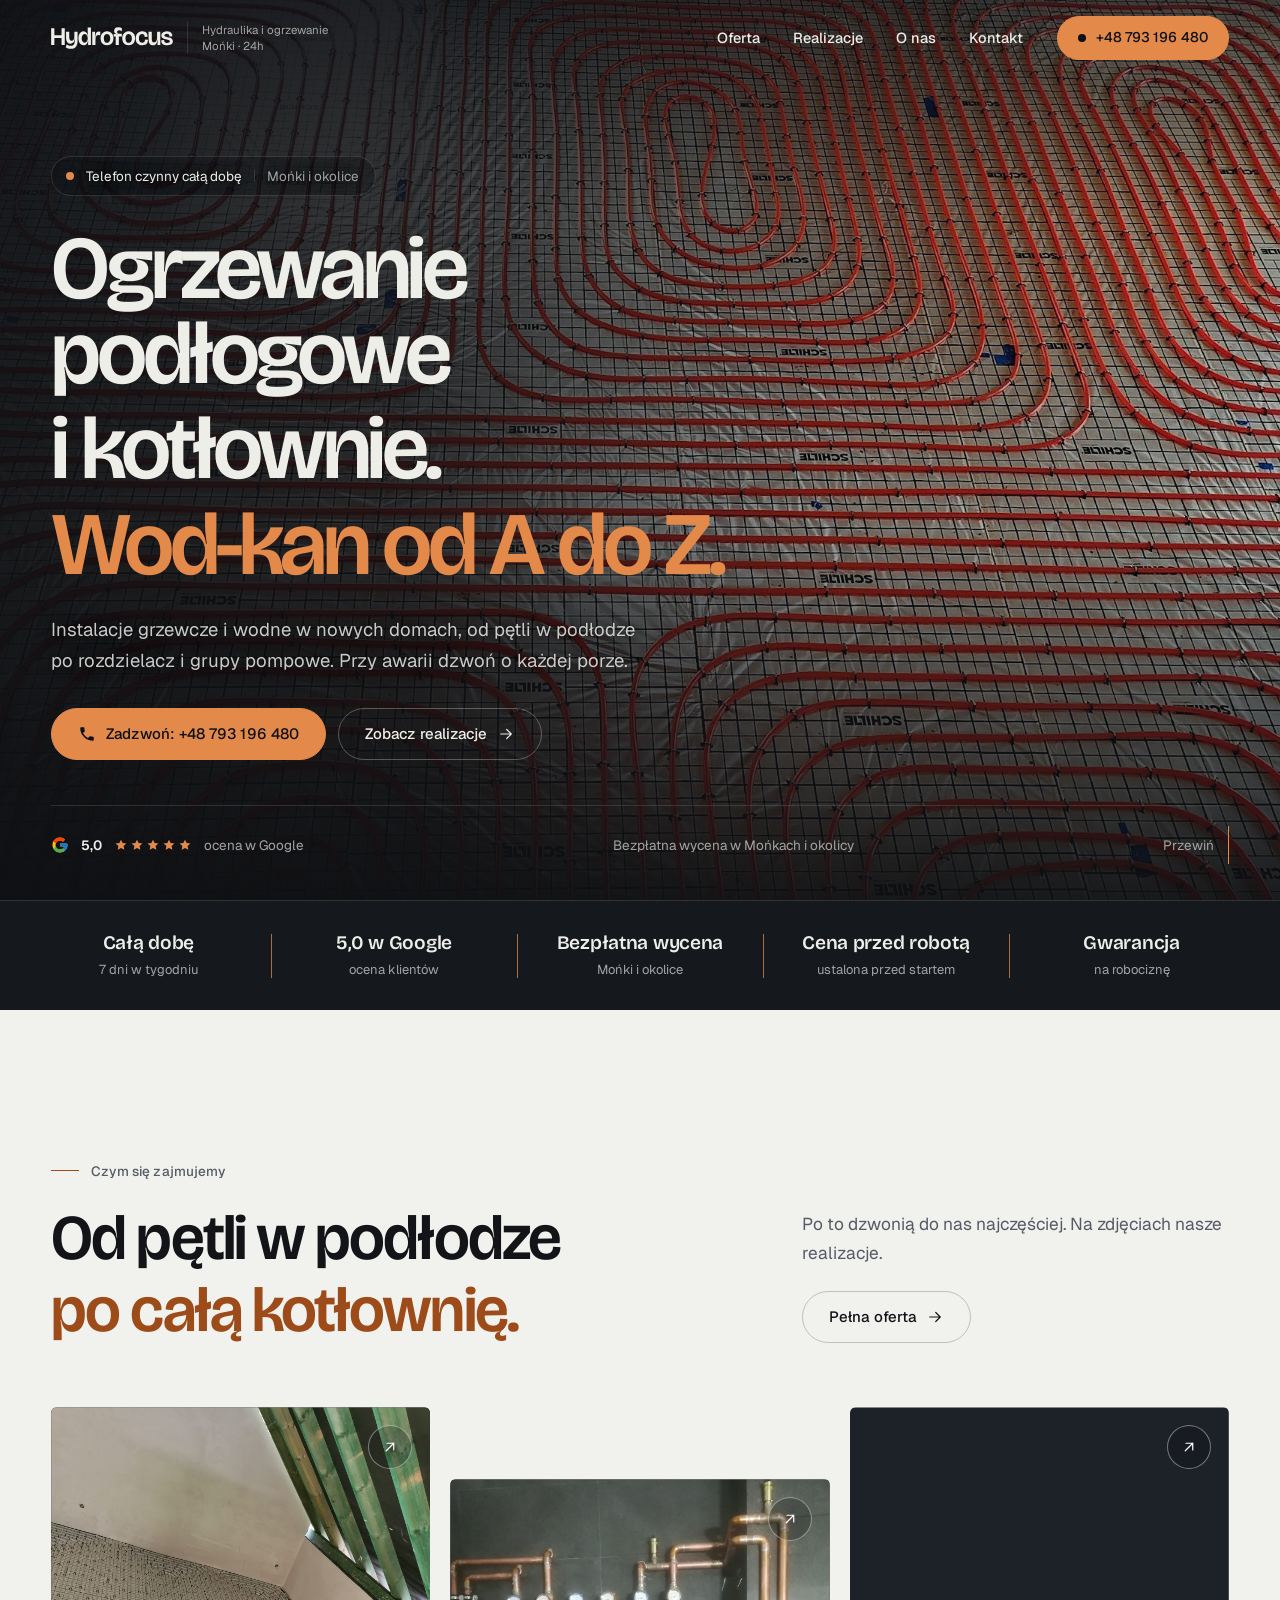
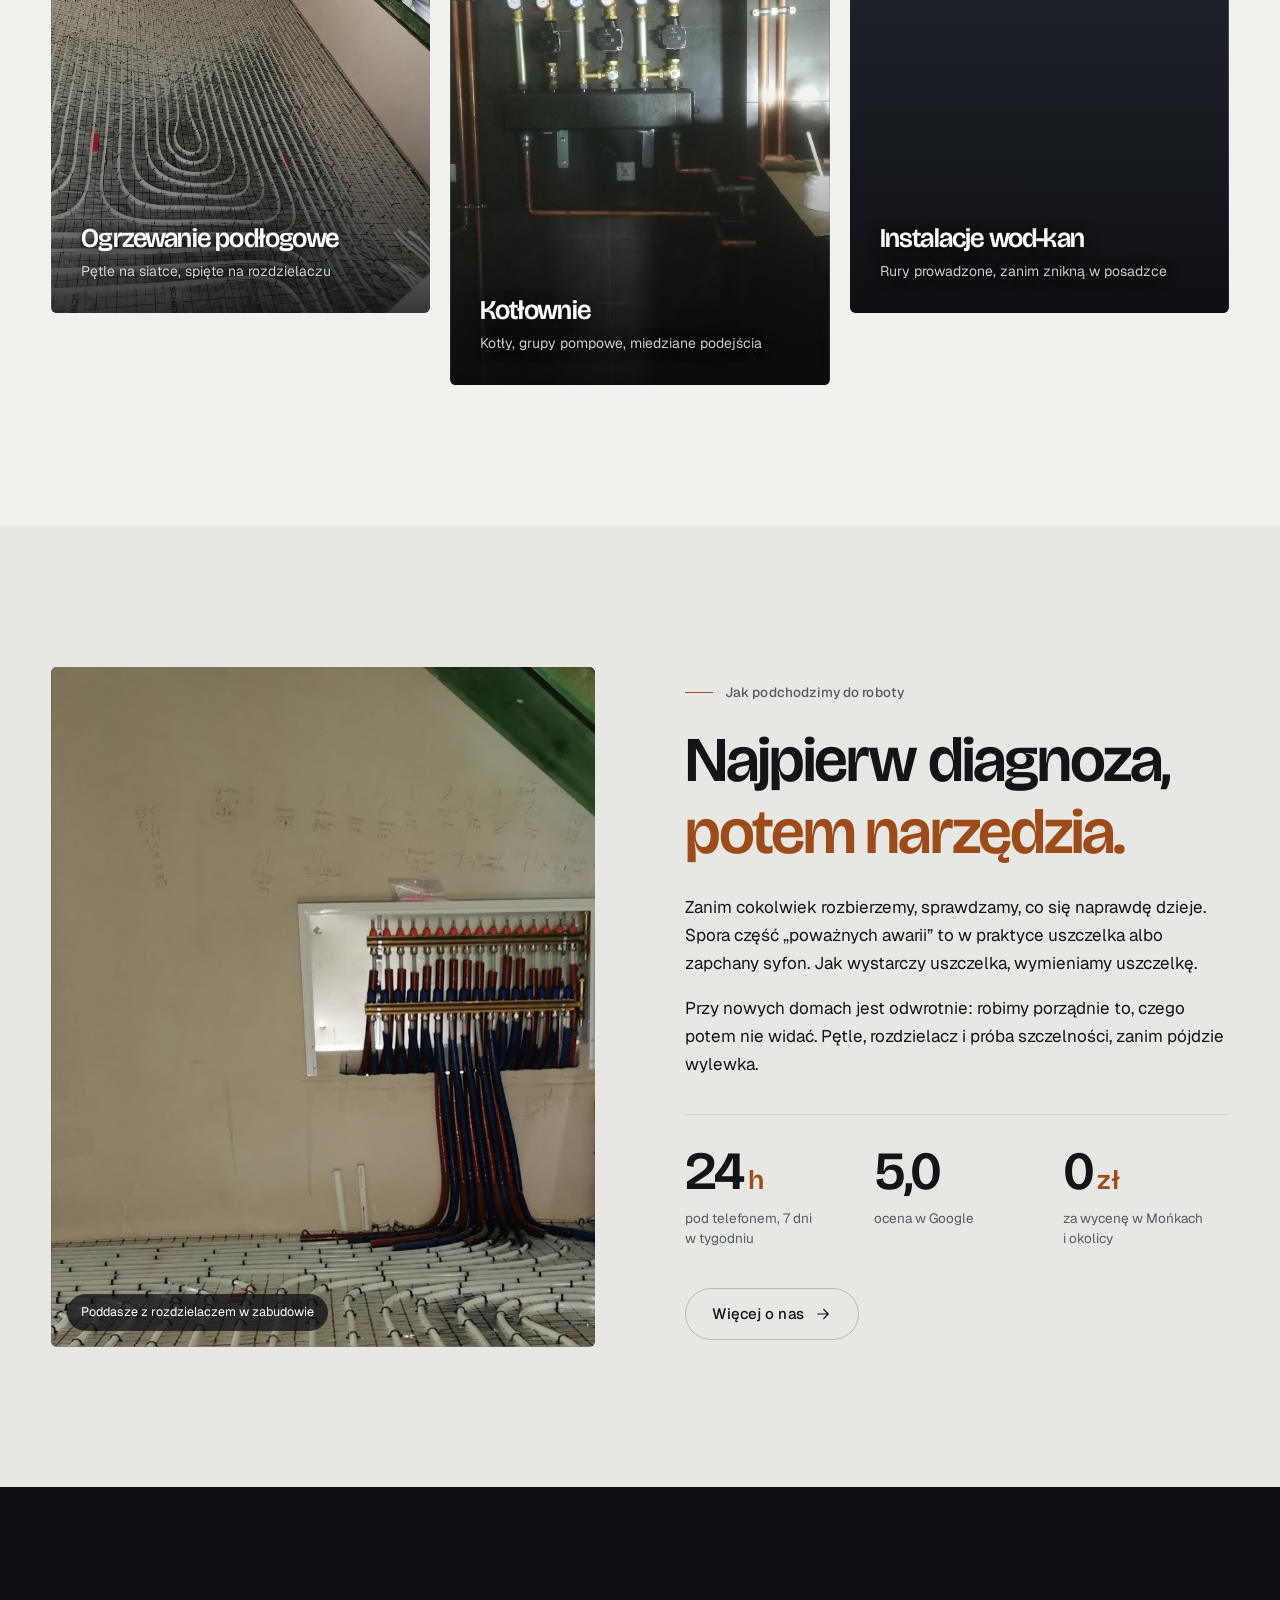
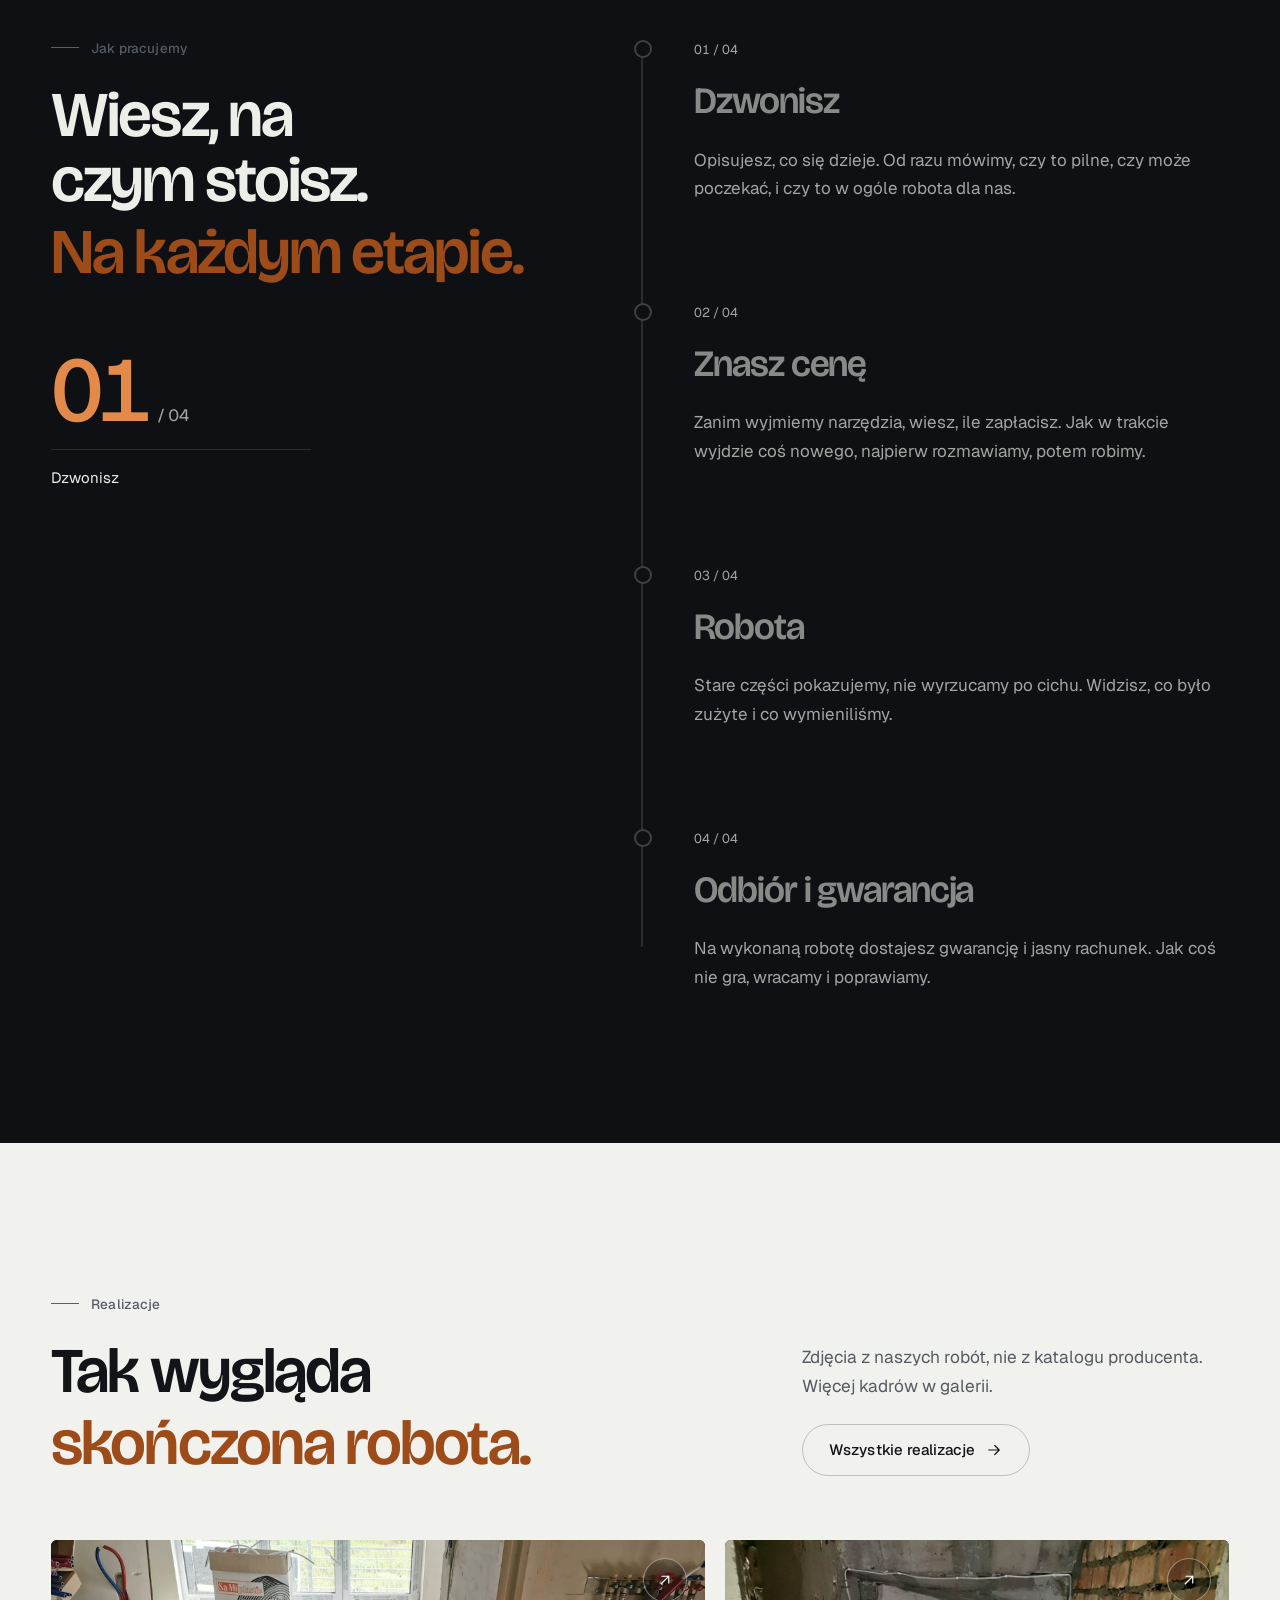
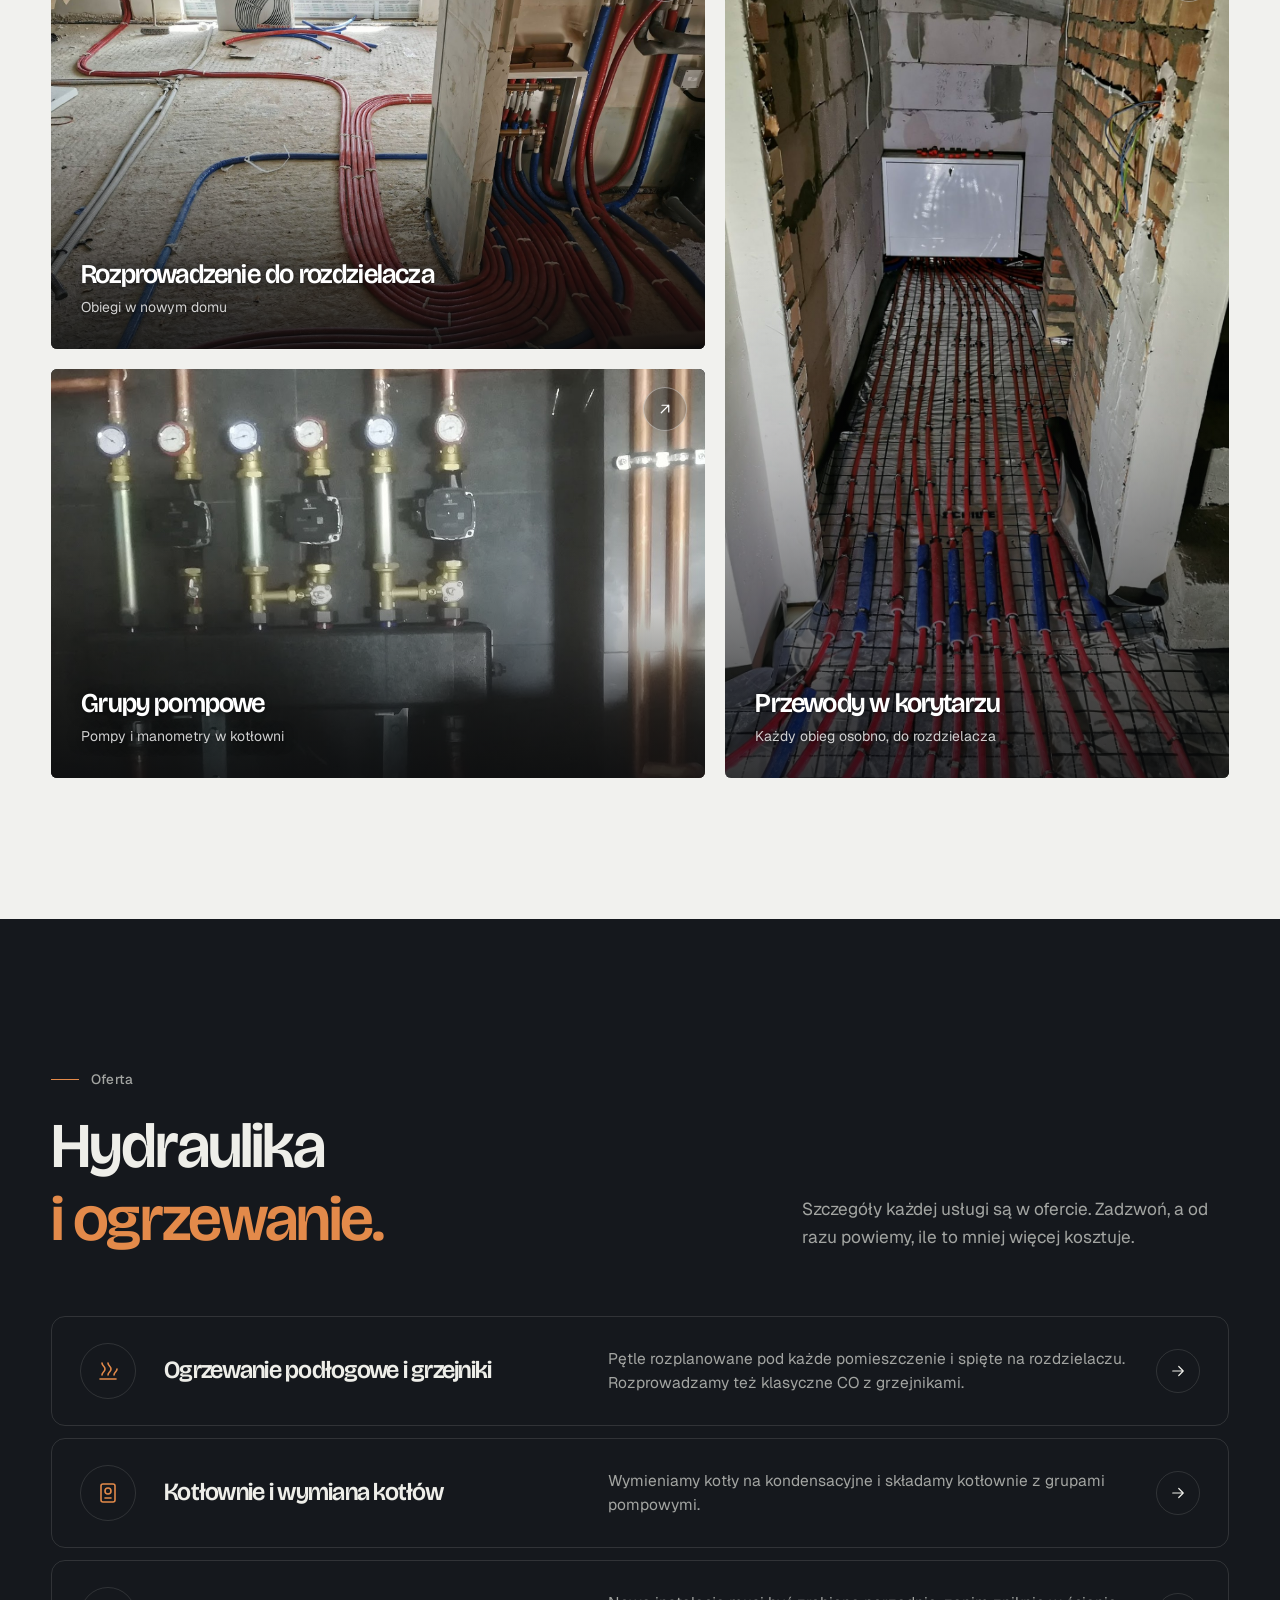
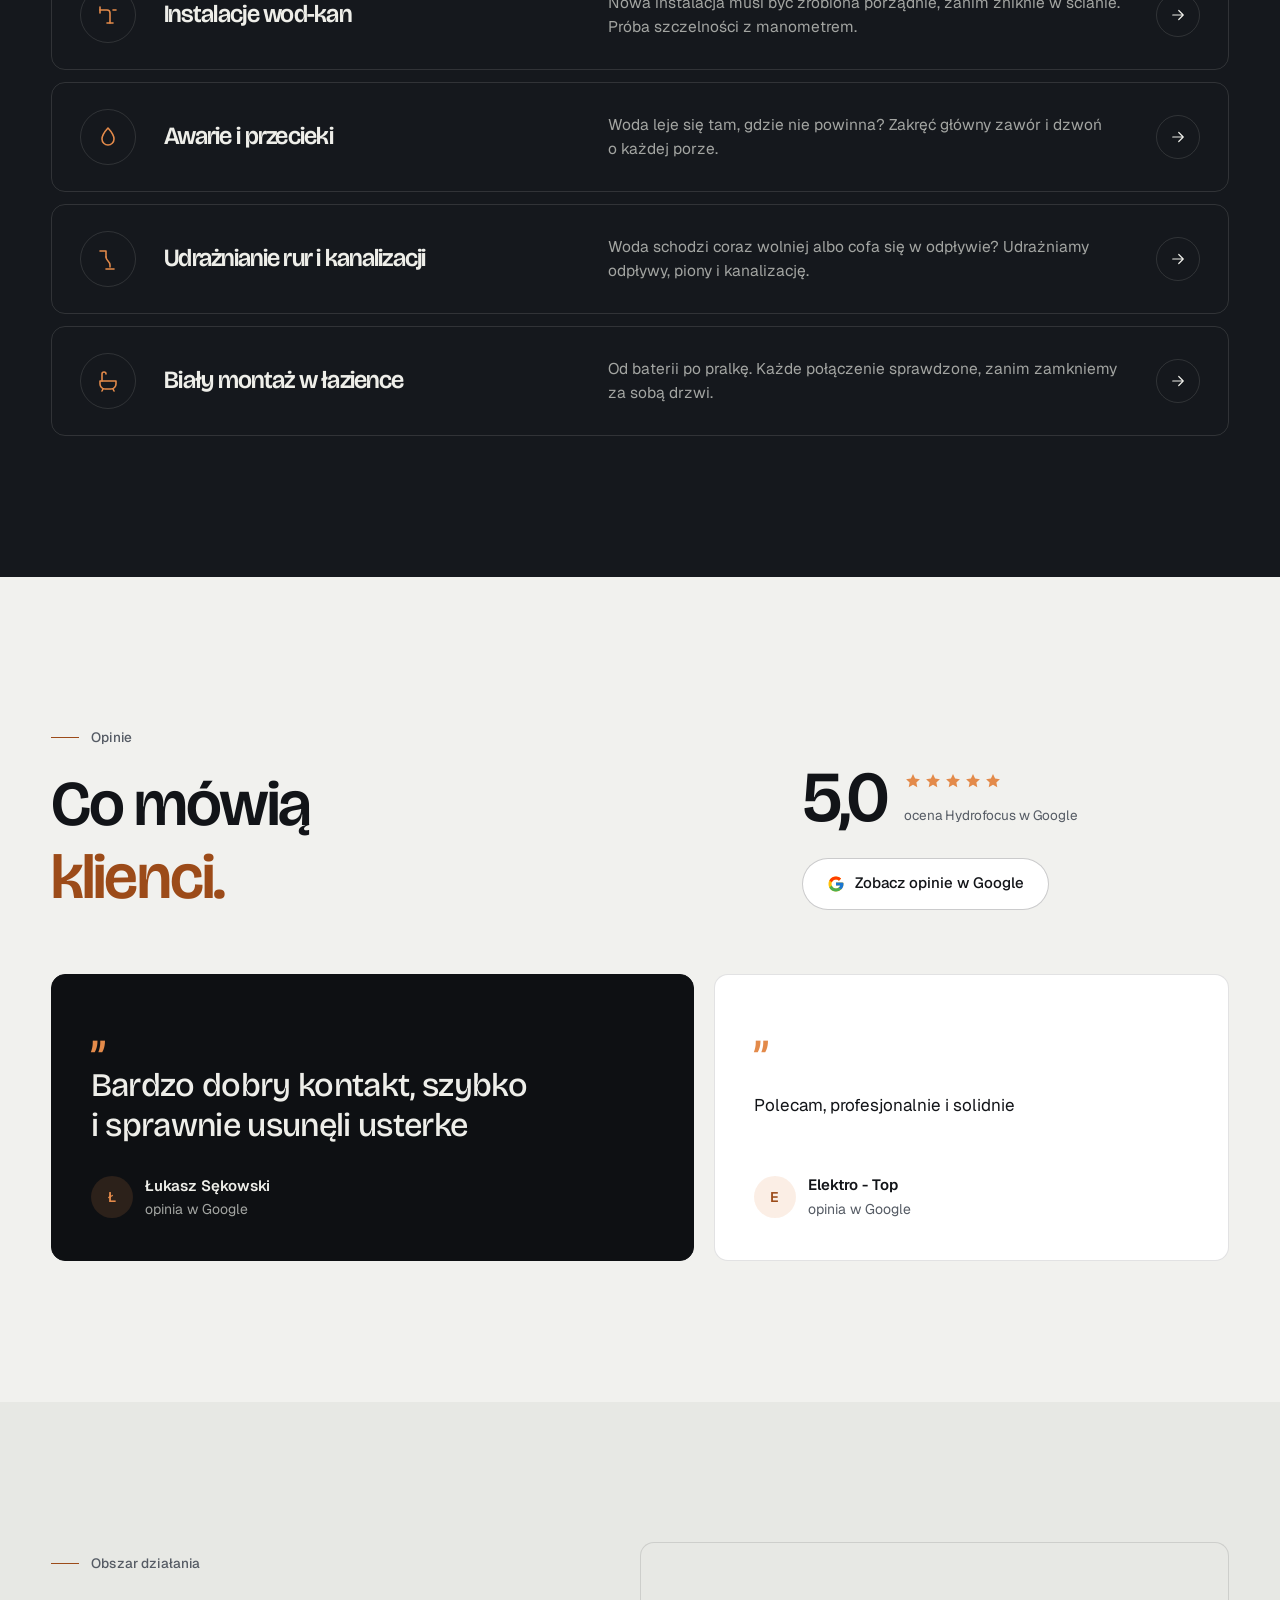
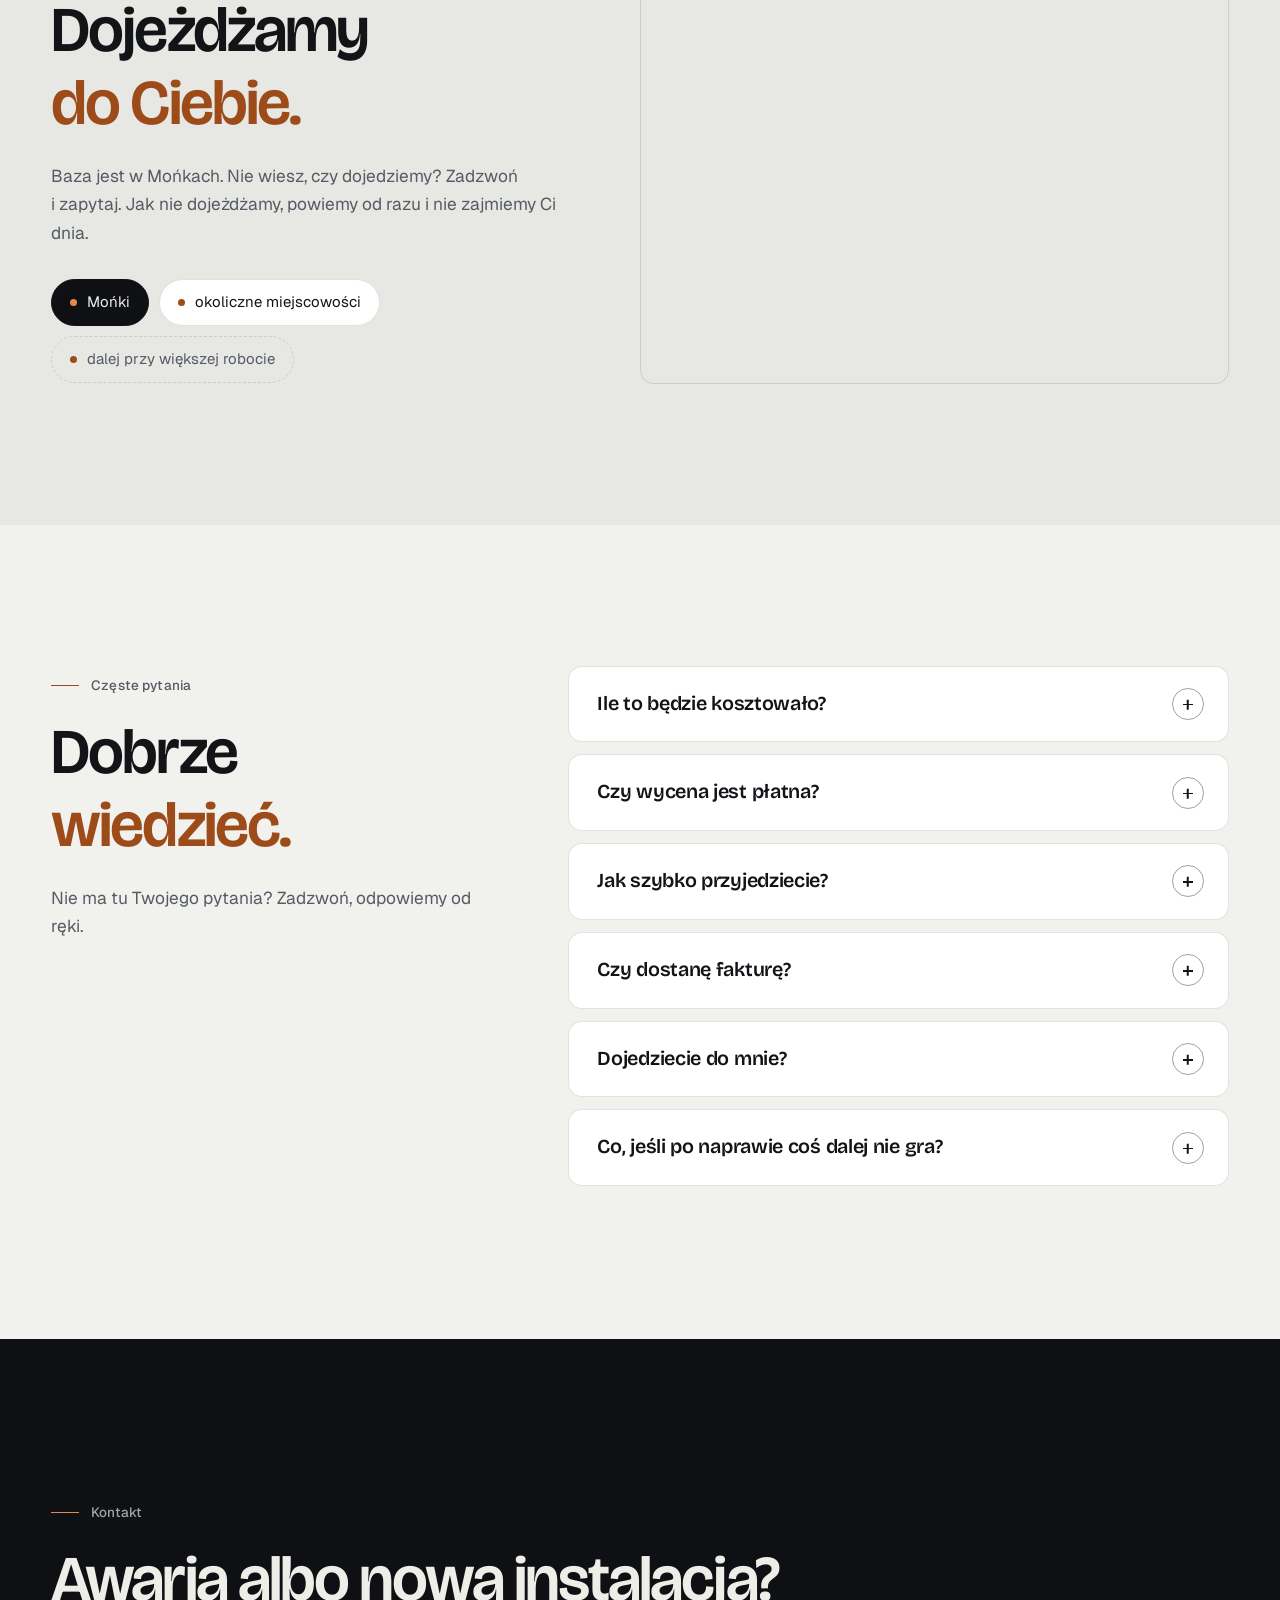
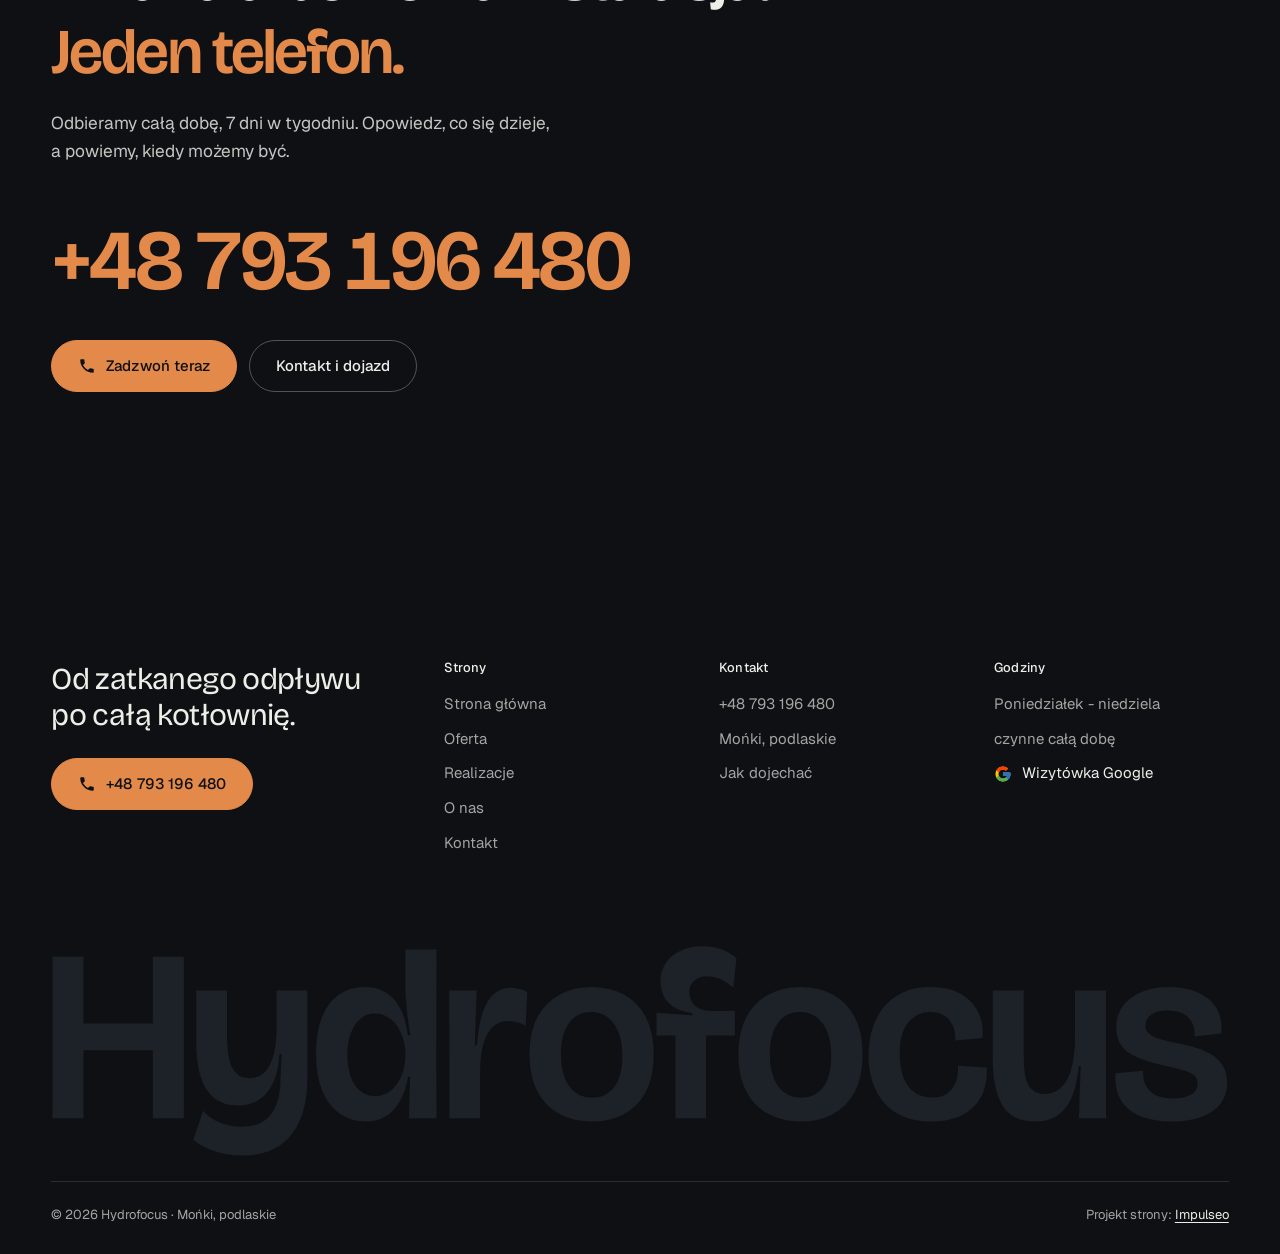
<file: index.html>
<!DOCTYPE html>
<html lang="pl">
<head>
<meta charset="UTF-8">
<meta name="viewport" content="width=device-width, initial-scale=1.0">
<title>Hydrofocus - hydraulik Mońki | ogrzewanie podłogowe, kotłownie, wod-kan</title>
<meta name="description" content="Hydraulik z Moniek z dojazdem w okolicy. Ogrzewanie podłogowe, kotłownie, instalacje wod-kan, awarie i udrażnianie. Cenę znasz przed robotą. Telefon całą dobę: +48 793 196 480.">
<link rel="canonical" href="https://impulseo-pl.github.io/hydrofocus/">
<meta name="robots" content="noindex, nofollow">
<meta name="theme-color" content="#0E1013">
<meta property="og:type" content="website">
<meta property="og:locale" content="pl_PL">
<meta property="og:site_name" content="Hydrofocus">
<meta property="og:title" content="Hydrofocus - hydraulik Mońki | ogrzewanie podłogowe, kotłownie, wod-kan">
<meta property="og:description" content="Hydraulik z Moniek z dojazdem w okolicy. Ogrzewanie podłogowe, kotłownie, instalacje wod-kan, awarie i udrażnianie. Cenę znasz przed robotą. Telefon całą dobę: +48 793 196 480.">
<meta property="og:url" content="https://impulseo-pl.github.io/hydrofocus/">
<meta property="og:image" content="https://impulseo-pl.github.io/hydrofocus/img/og.jpg">
<meta property="og:image:width" content="1200">
<meta property="og:image:height" content="630">
<meta name="twitter:card" content="summary_large_image">
<script type="application/ld+json">{"@context": "https://schema.org", "@type": "Plumber", "name": "Hydrofocus", "url": "https://impulseo-pl.github.io/hydrofocus/", "telephone": "+48793196480", "image": "https://impulseo-pl.github.io/hydrofocus/img/og.jpg", "areaServed": "Mońki", "openingHours": "Mo-Su 00:00-23:59", "sameAs": ["https://www.google.com/maps?cid=2977518540617785377"]}</script>
<script>(function(){var d=document.documentElement;d.classList.add('js');try{if(!window.matchMedia('(prefers-reduced-motion: reduce)').matches)d.classList.add('anim');}catch(e){}setTimeout(function(){if(!d.classList.contains('anim-ok'))d.classList.remove('anim');},3500);})();</script>
<script>(function(){try{var d=document.documentElement,q=/[?&]intro/.test(location.search);if(!q&&window.matchMedia&&matchMedia('(prefers-reduced-motion: reduce)').matches)return;if(!q&&sessionStorage.getItem('hydrofocus_intro'))return;sessionStorage.setItem('hydrofocus_intro','1');d.classList.add('intro-on');setTimeout(function(){d.classList.remove('intro-on','intro-gra','intro-out');d.classList.add('hero-go')},4600);}catch(e){}})();</script>
<link rel="preload" as="image" href="img/hero.jpg" fetchpriority="high">
<link rel="preconnect" href="https://fonts.googleapis.com">
<link rel="preconnect" href="https://fonts.gstatic.com" crossorigin>
<link href="https://fonts.googleapis.com/css2?family=Bricolage+Grotesque:opsz,wght@12..96,400..700&family=Geist:wght@400..600&display=swap" rel="stylesheet">
<link rel="stylesheet" href="assets/styles.css?v=20261022a">
<script src="assets/lenis.min.js?v=1.1.20" defer></script>
<script src="assets/main.js?v=20261022a" defer></script>
</head>
<body>
<a class="skip" href="#tresc">Przejdź do treści</a>
<header class="site-head">
<div class="intro" aria-hidden="true"><span class="intro-line"><i></i></span><span class="intro-meta">hydraulika i ogrzewanie · Mońki · 24h</span></div><div class="head-in">
  <a class="brand" href="index.html" aria-label="Hydrofocus - strona główna">
    <span class="znak"><svg class="wm" viewBox="40 -708 4814 867" role="img" aria-label="Hydrofocus"><path pathLength="1" style="--i:0" d="M456 0V-278H173V0H46V-660H173V-387H456V-660H583V0Z"/><path pathLength="1" style="--i:1" d="M822.7 153Q788.7 153 752.2 146.3Q715.7 139.7 682 125.3Q648.3 111 621.3 89L661.7 -30Q693.7 6 736.3 20.7Q779 35.3 818 35.3Q875 35.3 910.2 11.3Q945.3 -12.7 961.5 -55.7Q977.7 -98.7 977.7 -155.7L982.7 -262H974Q969.3 -187.3 946.3 -140.8Q923.3 -94.3 886.7 -73Q850 -51.7 803.3 -51.7Q745 -51.7 707.7 -81.3Q670.3 -111 652 -168Q633.7 -225 633.7 -306.3V-522H759.7V-336Q759.7 -247 781.5 -205.2Q803.3 -163.3 850.7 -163.3Q876.7 -163.3 897.5 -176Q918.3 -188.7 932.7 -214.5Q947 -240.3 954.5 -279.2Q962 -318 962 -369.3V-522H1088V-152Q1088 -108.7 1080 -64.8Q1072 -21 1053.7 18Q1035.3 57 1005 87.5Q974.7 118 929.7 135.5Q884.7 153 822.7 153Z"/><path pathLength="1" style="--i:2" d="M1326 13.7Q1270 13.7 1224 -16Q1178 -45.7 1150.7 -107.3Q1123.3 -169 1123.3 -264.7Q1123.3 -354.7 1148.2 -415Q1173 -475.3 1217.8 -505.7Q1262.7 -536 1321.7 -536Q1371 -536 1407.5 -514.8Q1444 -493.7 1467 -450Q1490 -406.3 1499 -339H1508.3Q1502.7 -379.7 1498 -414.8Q1493.3 -450 1491 -480.7Q1488.7 -511.3 1488.7 -537.7V-690H1616L1615 -206.7L1616.3 0H1503L1508 -169.7H1500.3Q1488.3 -108.3 1465 -67.5Q1441.7 -26.7 1407.2 -6.5Q1372.7 13.7 1326 13.7ZM1364.3 -90.3Q1393.7 -90.3 1416.8 -104.2Q1440 -118 1455.8 -141.8Q1471.7 -165.7 1480.2 -195.2Q1488.7 -224.7 1488.7 -255.7V-263Q1488.7 -286.3 1483.3 -310Q1478 -333.7 1467.8 -354.7Q1457.7 -375.7 1442.8 -392.2Q1428 -408.7 1408.5 -418.2Q1389 -427.7 1365.3 -427.7Q1329.7 -427.7 1304 -405.7Q1278.3 -383.7 1265 -345.3Q1251.7 -307 1251.7 -257.3Q1251.7 -209.3 1264.8 -171.3Q1278 -133.3 1303.2 -111.8Q1328.3 -90.3 1364.3 -90.3Z"/><path pathLength="1" style="--i:3" d="M1668.3 0V-266L1667.7 -522H1780L1772.7 -297H1781.3Q1787.3 -382.7 1805.7 -434.7Q1824 -486.7 1852.8 -510.2Q1881.7 -533.7 1918.3 -533.7Q1934.7 -533.7 1952.3 -529.5Q1970 -525.3 1987.3 -516.3L1980.3 -378Q1961.3 -388.3 1943 -393Q1924.7 -397.7 1908.3 -397.7Q1872.3 -397.7 1846.8 -373.7Q1821.3 -349.7 1807.8 -303.3Q1794.3 -257 1794.3 -190.7V0Z"/><path pathLength="1" style="--i:4" d="M2250.3 13.7Q2177 13.7 2119.3 -16.7Q2061.7 -47 2028.8 -108Q1996 -169 1996 -260.7Q1996 -354.3 2029.7 -415.2Q2063.3 -476 2120.8 -506Q2178.3 -536 2250.3 -536Q2324.7 -536 2381.8 -505.3Q2439 -474.7 2471.5 -413.5Q2504 -352.3 2504 -260Q2504 -166 2470.7 -105.3Q2437.3 -44.7 2379.8 -15.5Q2322.3 13.7 2250.3 13.7ZM2252.7 -83.7Q2291.7 -83.7 2319 -103.5Q2346.3 -123.3 2361 -161.5Q2375.7 -199.7 2375.7 -253.3Q2375.7 -310.3 2360.2 -350.3Q2344.7 -390.3 2316 -412.2Q2287.3 -434 2247.3 -434Q2209 -434 2181.5 -413.5Q2154 -393 2139.2 -354.3Q2124.3 -315.7 2124.3 -262Q2124.3 -178.3 2158.3 -131Q2192.3 -83.7 2252.7 -83.7Z"/><path pathLength="1" style="--i:5" d="M2593 0V-337.7H2514.7V-431.3L2662 -421.3V-429.3Q2610.7 -436.7 2582.2 -456.7Q2553.7 -476.7 2542.3 -503.8Q2531 -531 2531 -558.3Q2531 -601 2552.7 -633.7Q2574.3 -666.3 2613.5 -684.5Q2652.7 -702.7 2704.7 -702.7Q2746.3 -702.7 2780.7 -690.3Q2815 -678 2842 -653L2829.3 -534.7Q2801.7 -558.7 2776 -569.5Q2750.3 -580.3 2724 -580.3Q2689.3 -580.3 2669.3 -562.2Q2649.3 -544 2649.3 -513.7Q2649.3 -492.3 2660 -475Q2670.7 -457.7 2690.8 -447.7Q2711 -437.7 2740 -437.7H2835.7V-337.7H2718V0Z"/><path pathLength="1" style="--i:6" d="M3104.3 13.7Q3031 13.7 2973.3 -16.7Q2915.7 -47 2882.8 -108Q2850 -169 2850 -260.7Q2850 -354.3 2883.7 -415.2Q2917.3 -476 2974.8 -506Q3032.3 -536 3104.3 -536Q3178.7 -536 3235.8 -505.3Q3293 -474.7 3325.5 -413.5Q3358 -352.3 3358 -260Q3358 -166 3324.7 -105.3Q3291.3 -44.7 3233.8 -15.5Q3176.3 13.7 3104.3 13.7ZM3106.7 -83.7Q3145.7 -83.7 3173 -103.5Q3200.3 -123.3 3215 -161.5Q3229.7 -199.7 3229.7 -253.3Q3229.7 -310.3 3214.2 -350.3Q3198.7 -390.3 3170 -412.2Q3141.3 -434 3101.3 -434Q3063 -434 3035.5 -413.5Q3008 -393 2993.2 -354.3Q2978.3 -315.7 2978.3 -262Q2978.3 -178.3 3012.3 -131Q3046.3 -83.7 3106.7 -83.7Z"/><path pathLength="1" style="--i:7" d="M3638.7 13.7Q3573 13.7 3524.5 -6.8Q3476 -27.3 3444.3 -64.3Q3412.7 -101.3 3397.3 -150.5Q3382 -199.7 3382 -257Q3382 -314.3 3397.3 -364.5Q3412.7 -414.7 3443.7 -453.7Q3474.7 -492.7 3522.5 -514.3Q3570.3 -536 3635.3 -536Q3713 -536 3762 -506.5Q3811 -477 3832.5 -430Q3854 -383 3848.3 -328.3L3736.7 -317.7Q3737.7 -356.3 3724.8 -382Q3712 -407.7 3688.7 -420.7Q3665.3 -433.7 3634 -433.7Q3608.3 -433.7 3585.8 -424.3Q3563.3 -415 3546.2 -394.5Q3529 -374 3519.3 -341.8Q3509.7 -309.7 3509.7 -263Q3509.7 -203 3526.2 -163.2Q3542.7 -123.3 3572.2 -103.8Q3601.7 -84.3 3641 -84.3Q3682.7 -84.3 3706.7 -103.2Q3730.7 -122 3740.3 -152Q3750 -182 3747.3 -214L3865 -207Q3868.7 -162 3856.8 -122Q3845 -82 3816.7 -51.3Q3788.3 -20.7 3744 -3.5Q3699.7 13.7 3638.7 13.7Z"/><path pathLength="1" style="--i:8" d="M4061.7 13.7Q3973 13.7 3931.3 -49.3Q3889.7 -112.3 3889.7 -243.7V-522H4016.7V-245Q4016.7 -166 4037.3 -132.5Q4058 -99 4102 -99Q4130.7 -99 4153.5 -113Q4176.3 -127 4192.7 -155.7Q4209 -184.3 4217.5 -229.2Q4226 -274 4226 -336.7V-522H4352.7V-251L4353.3 0H4242L4249.3 -213.3H4241.7Q4234 -134 4212.2 -84Q4190.3 -34 4153.2 -10.2Q4116 13.7 4061.7 13.7Z"/><path pathLength="1" style="--i:9" d="M4623.3 13.7Q4572.3 13.7 4528.7 3.2Q4485 -7.3 4453.2 -30.3Q4421.3 -53.3 4404.8 -91.5Q4388.3 -129.7 4391.7 -184L4504 -194.3Q4503.7 -153.3 4518.7 -128.2Q4533.7 -103 4561.5 -91.8Q4589.3 -80.7 4627.3 -80.7Q4672.3 -80.7 4699.8 -95.8Q4727.3 -111 4727.3 -141Q4727.3 -161.7 4714.5 -173.7Q4701.7 -185.7 4675.2 -193.8Q4648.7 -202 4607.7 -211Q4562 -221.7 4523 -233Q4484 -244.3 4455.2 -261.3Q4426.3 -278.3 4410.7 -304.7Q4395 -331 4395 -371Q4395 -422.3 4422.3 -459.2Q4449.7 -496 4498.5 -516Q4547.3 -536 4612 -536Q4671 -536 4721.5 -517Q4772 -498 4801.2 -456Q4830.3 -414 4824.3 -345.7L4714.3 -333.7Q4717.3 -369.3 4703.7 -393Q4690 -416.7 4664.7 -428.5Q4639.3 -440.3 4605 -440.3Q4563 -440.3 4538.7 -423.8Q4514.3 -407.3 4514.3 -380.3Q4514.3 -358 4529.3 -344.7Q4544.3 -331.3 4572.7 -323.5Q4601 -315.7 4640.7 -307.3Q4675.3 -300.7 4711.7 -290.8Q4748 -281 4778.8 -263.7Q4809.7 -246.3 4828.8 -217.3Q4848 -188.3 4848 -143Q4848 -95.3 4821.5 -60Q4795 -24.7 4745 -5.5Q4695 13.7 4623.3 13.7Z"/></svg></span>
    <span class="brand-sub">Hydraulika i&nbsp;ogrzewanie<br>Mońki · 24h</span>
  </a>
  <nav class="nav-links" aria-label="Menu główne">
    <a class="nl" href="oferta.html">Oferta</a><a class="nl" href="realizacje.html">Realizacje</a><a class="nl" href="o-nas.html">O&nbsp;nas</a><a class="nl" href="kontakt.html">Kontakt</a>
    <a class="btn btn-copper nav-cta" href="tel:+48793196480"><span class="live" aria-hidden="true"></span>+48 793 196 480</a>
  </nav>
  <button class="burger" type="button" aria-label="Otwórz menu" aria-expanded="false" aria-controls="mnav"><span></span><span></span></button>
</div>
</header>
<script>(function(){var d=document.documentElement;if(!d.classList.contains('intro-on'))return;
var wyszlo=false,koniec=false,t0=Date.now();
function heroGotowe(){var im=document.querySelector('.hero-media img');return !!(im&&im.complete&&im.naturalWidth>0);}
function sprzataj(){if(koniec)return;koniec=true;d.classList.add('hero-go');d.classList.remove('intro-on','intro-gra','intro-out');
['--i-w','--i-h','--i-px','--i-py','--i-zmniejsz','--i-baza-w','--i-baza-h'].forEach(function(k){d.style.removeProperty(k);});
try{document.dispatchEvent(new Event('wejscie:koniec'));}catch(e){}}
function wyjdz(){if(wyszlo||koniec)return;wyszlo=true;d.classList.add('intro-out');setTimeout(function(){d.classList.add('hero-go');},240);setTimeout(sprzataj,880);}
function moze(){if(wyszlo||koniec)return;var t=Date.now()-t0;if(t>=1240&&(heroGotowe()||t>=1700))wyjdz();else setTimeout(moze,60);}
try{var znak=document.querySelector('.brand .znak'),wm=znak&&znak.querySelector('.wm');if(!wm){sprzataj();return;}
znak.classList.add('mierze');var r=wm.getBoundingClientRect();znak.classList.remove('mierze');
if(!r.width||!r.height){sprzataj();return;}
var W=window.innerWidth,H=window.innerHeight,cel=W<680?Math.min(W*0.78,340):Math.min(W*0.42,640);cel=Math.max(r.width,cel);
var u=function(k,v){d.style.setProperty(k,v);};
u('--i-w',Math.round(cel)+'px');u('--i-h',Math.round(cel*r.height/r.width)+'px');u('--i-zmniejsz',(r.width/cel).toFixed(4));
u('--i-px',Math.round(r.left+r.width/2-W/2)+'px');u('--i-py',Math.round(r.top+r.height/2-H/2)+'px');
u('--i-baza-w',Math.round(r.width)+'px');u('--i-baza-h',Math.round(r.height)+'px');
requestAnimationFrame(function(){requestAnimationFrame(function(){d.classList.add('intro-gra');t0=Date.now();moze();});});
['wheel','touchstart','keydown','pointerdown'].forEach(function(ev){window.addEventListener(ev,function(){sprzataj();},{once:true,passive:true});});
setTimeout(sprzataj,3900);
}catch(e){sprzataj();}})();</script>
<div class="mnav" id="mnav">
  <div class="mnav-in">
    <a class="ml" href="index.html" aria-current="page">Strona główna</a><a class="ml" href="oferta.html">Oferta</a><a class="ml" href="realizacje.html">Realizacje</a><a class="ml" href="o-nas.html">O&nbsp;nas</a><a class="ml" href="kontakt.html">Kontakt</a>
    <div class="mnav-foot">
      <span>Telefon czynny całą dobę, 7 dni w&nbsp;tygodniu</span>
      <a class="btn btn-copper" href="tel:+48793196480"><svg class="ico" width="16" height="16" viewBox="0 0 24 24" fill="none" aria-hidden="true"><path d="M6.6 10.8a15.5 15.5 0 0 0 6.6 6.6l2.2-2.2a1 1 0 0 1 1-.24 11.4 11.4 0 0 0 3.6.58 1 1 0 0 1 1 1V20a1 1 0 0 1-1 1A17 17 0 0 1 3 4a1 1 0 0 1 1-1h3.5a1 1 0 0 1 1 1c0 1.25.2 2.46.58 3.6a1 1 0 0 1-.25 1l-2.23 2.2Z" fill="currentColor"/></svg>+48 793 196 480</a>
    </div>
  </div>
</div>
<main id="tresc">

<section class="hero">
  <div class="hero-media"><img src="img/hero.jpg" alt="Czerwone pętle ogrzewania podłogowego ułożone na siatce - realizacja Hydrofocus" width="2400" height="1200" decoding="async" fetchpriority="high"></div>
  <div class="hero-in">
    <p class="hero-tag up" style="--d:0"><span class="live" aria-hidden="true"></span>Telefon czynny całą dobę<span class="sep" aria-hidden="true"></span><span class="muted">Mońki i&nbsp;okolice</span></p>
    <h1><span class="ln"><span class="ln-i" style="--k:0">Ogrzewanie podłogowe</span></span><span class="ln"><span class="ln-i" style="--k:1">i&nbsp;kotłownie.</span></span><span class="ln"><span class="ln-i" style="--k:2"><em>Wod-kan od A&nbsp;do Z.</em></span></span></h1>
    <p class="hero-lead up" style="--d:380">Instalacje grzewcze i&nbsp;wodne w&nbsp;nowych domach, od pętli w&nbsp;podłodze po rozdzielacz i&nbsp;grupy pompowe. Przy awarii dzwoń o&nbsp;każdej porze.</p>
    <div class="hero-ctas up" style="--d:500">
      <a class="btn btn-copper" href="tel:+48793196480"><svg class="ico" width="16" height="16" viewBox="0 0 24 24" fill="none" aria-hidden="true"><path d="M6.6 10.8a15.5 15.5 0 0 0 6.6 6.6l2.2-2.2a1 1 0 0 1 1-.24 11.4 11.4 0 0 0 3.6.58 1 1 0 0 1 1 1V20a1 1 0 0 1-1 1A17 17 0 0 1 3 4a1 1 0 0 1 1-1h3.5a1 1 0 0 1 1 1c0 1.25.2 2.46.58 3.6a1 1 0 0 1-.25 1l-2.23 2.2Z" fill="currentColor"/></svg>Zadzwoń: +48 793 196 480</a>
      <a class="btn btn-ghost" href="realizacje.html">Zobacz realizacje<svg class="ico arr" width="18" height="18" viewBox="0 0 24 24" fill="none" stroke="currentColor" stroke-width="1.6" stroke-linecap="round" stroke-linejoin="round" aria-hidden="true"><path d="M5 12h14M13 6l6 6-6 6"/></svg></a>
    </div>
    <div class="hero-foot up" style="--d:640">
      <span class="rate"><svg class="g-logo" viewBox="0 0 48 48" aria-hidden="true"><path fill="#FFC107" d="M43.6 20.5H42V20H24v8h11.3C33.7 32.7 29.2 36 24 36c-6.6 0-12-5.4-12-12s5.4-12 12-12c3.1 0 5.8 1.2 7.9 3.1l5.7-5.7C34 6.1 29.3 4 24 4 12.9 4 4 12.9 4 24s8.9 20 20 20 20-8.9 20-20c0-1.3-.1-2.4-.4-3.5z"/><path fill="#FF3D00" d="m6.3 14.7 6.6 4.8C14.7 15.1 19 12 24 12c3.1 0 5.8 1.2 7.9 3.1l5.7-5.7C34 6.1 29.3 4 24 4 16.3 4 9.7 8.3 6.3 14.7z"/><path fill="#4CAF50" d="M24 44c5.2 0 9.9-2 13.4-5.2l-6.2-5.2A11.9 11.9 0 0 1 24 36c-5.2 0-9.6-3.3-11.3-7.9l-6.5 5C9.5 39.6 16.2 44 24 44z"/><path fill="#1976D2" d="M43.6 20.5H42V20H24v8h11.3a12 12 0 0 1-4.1 5.6l6.2 5.2C37 39.2 44 34 44 24c0-1.3-.1-2.4-.4-3.5z"/></svg><b>5,0</b><span class="stars" aria-label="Ocena 5 na 5"><svg viewBox="0 0 24 24" aria-hidden="true"><path fill="currentColor" d="M12 2.8l2.8 5.9 6.4.8-4.7 4.4 1.2 6.3L12 17.1l-5.7 3.1 1.2-6.3L2.8 9.5l6.4-.8z"/></svg><svg viewBox="0 0 24 24" aria-hidden="true"><path fill="currentColor" d="M12 2.8l2.8 5.9 6.4.8-4.7 4.4 1.2 6.3L12 17.1l-5.7 3.1 1.2-6.3L2.8 9.5l6.4-.8z"/></svg><svg viewBox="0 0 24 24" aria-hidden="true"><path fill="currentColor" d="M12 2.8l2.8 5.9 6.4.8-4.7 4.4 1.2 6.3L12 17.1l-5.7 3.1 1.2-6.3L2.8 9.5l6.4-.8z"/></svg><svg viewBox="0 0 24 24" aria-hidden="true"><path fill="currentColor" d="M12 2.8l2.8 5.9 6.4.8-4.7 4.4 1.2 6.3L12 17.1l-5.7 3.1 1.2-6.3L2.8 9.5l6.4-.8z"/></svg><svg viewBox="0 0 24 24" aria-hidden="true"><path fill="currentColor" d="M12 2.8l2.8 5.9 6.4.8-4.7 4.4 1.2 6.3L12 17.1l-5.7 3.1 1.2-6.3L2.8 9.5l6.4-.8z"/></svg></span><span>ocena w&nbsp;Google</span></span>
      <span>Bezpłatna wycena w&nbsp;Mońkach i&nbsp;okolicy</span>
      <span class="cue" aria-hidden="true">Przewiń<span class="cue-line"><i></i></span></span>
    </div>
  </div>
</section>

<section class="strip" aria-label="Najważniejsze w skrócie">
  <div class="strip-in">
    <div class="strip-it"><div class="k">Całą dobę</div><div class="v">7 dni w&nbsp;tygodniu</div></div>
    <div class="strip-it"><div class="k">5,0 w&nbsp;Google</div><div class="v">ocena klientów</div></div>
    <div class="strip-it"><div class="k">Bezpłatna wycena</div><div class="v">Mońki i&nbsp;okolice</div></div>
    <div class="strip-it"><div class="k">Cena przed robotą</div><div class="v">ustalona przed startem</div></div>
    <div class="strip-it"><div class="k">Gwarancja</div><div class="v">na robociznę</div></div>
  </div>
</section>

<section class="sec" id="uslugi">
  <div class="wrap">
    <div class="sec-head">
      <div>
        <p class="eyebrow rv">Czym się zajmujemy</p>
        <h2 class="h2 rv rv-h"><span class="ln"><span class="ln-i" style="--k:0">Od pętli w&nbsp;podłodze</span></span><span class="ln"><span class="ln-i" style="--k:1"><em>po całą kotłownię.</em></span></span></h2>
      </div>
      <div class="side rv" style="--d:120">
        <p class="lead">Po to dzwonią do nas najczęściej. Na zdjęciach nasze realizacje.</p>
        <a class="btn btn-ghost" href="oferta.html">Pełna oferta<svg class="ico arr" width="18" height="18" viewBox="0 0 24 24" fill="none" stroke="currentColor" stroke-width="1.6" stroke-linecap="round" stroke-linejoin="round" aria-hidden="true"><path d="M5 12h14M13 6l6 6-6 6"/></svg></a>
      </div>
    </div>
    <div class="tiles-3">
      <a class="tile rv-img rv" style="--d:0" href="oferta.html#ogrzewanie">
        <img src="img/g7.jpg" alt="Pętle ogrzewania podłogowego na poddaszu - realizacja Hydrofocus" width="1410" height="1880" decoding="async">
        <span class="go" aria-hidden="true"><svg class="ico" width="18" height="18" viewBox="0 0 24 24" fill="none" stroke="currentColor" stroke-width="1.6" stroke-linecap="round" stroke-linejoin="round" aria-hidden="true"><path d="M7 17 17 7M8 7h9v9"/></svg></span>
        <span class="tile-cap"><h3>Ogrzewanie podłogowe</h3><span>Pętle na siatce, spięte na rozdzielaczu</span></span>
      </a><a class="tile rv-img rv" style="--d:120" href="oferta.html#kotly">
        <img src="img/about.jpg" alt="Kotłownia z grupami pompowymi - realizacja Hydrofocus" width="1880" height="1410" decoding="async">
        <span class="go" aria-hidden="true"><svg class="ico" width="18" height="18" viewBox="0 0 24 24" fill="none" stroke="currentColor" stroke-width="1.6" stroke-linecap="round" stroke-linejoin="round" aria-hidden="true"><path d="M7 17 17 7M8 7h9v9"/></svg></span>
        <span class="tile-cap"><h3>Kotłownie</h3><span>Kotły, grupy pompowe, miedziane podejścia</span></span>
      </a><a class="tile rv-img rv" style="--d:240" href="oferta.html#wod-kan">
        <img src="img/g4.jpg" alt="Rury wod-kan w otulinach przed wylewką - realizacja Hydrofocus" width="1410" height="1880" decoding="async">
        <span class="go" aria-hidden="true"><svg class="ico" width="18" height="18" viewBox="0 0 24 24" fill="none" stroke="currentColor" stroke-width="1.6" stroke-linecap="round" stroke-linejoin="round" aria-hidden="true"><path d="M7 17 17 7M8 7h9v9"/></svg></span>
        <span class="tile-cap"><h3>Instalacje wod-kan</h3><span>Rury prowadzone, zanim znikną w&nbsp;posadzce</span></span>
      </a>
    </div>
  </div>
</section>

<section class="sec paper-2">
  <div class="wrap about">
    <figure class="fig rv-img rv">
      <img src="img/r3.jpg" alt="Poddasze z pętlami ogrzewania podłogowego i szafką rozdzielacza - realizacja Hydrofocus" width="1800" height="1100" decoding="async" data-plx="36" style="height:112%;margin-top:-6%">
      <figcaption class="fig-tag">Poddasze z&nbsp;rozdzielaczem w&nbsp;zabudowie</figcaption>
    </figure>
    <div>
      <p class="eyebrow rv">Jak podchodzimy do roboty</p>
      <h2 class="h2 rv rv-h"><span class="ln"><span class="ln-i" style="--k:0">Najpierw diagnoza,</span></span><span class="ln"><span class="ln-i" style="--k:1"><em>potem narzędzia.</em></span></span></h2>
      <p class="rv" style="--d:100;margin-top:28px">Zanim cokolwiek rozbierzemy, sprawdzamy, co się naprawdę dzieje. Spora część „poważnych awarii” to w&nbsp;praktyce uszczelka albo zapchany syfon. Jak wystarczy uszczelka, wymieniamy uszczelkę.</p>
      <p class="rv" style="--d:160">Przy nowych domach jest odwrotnie: robimy porządnie to, czego potem nie widać. Pętle, rozdzielacz i&nbsp;próba szczelności, zanim pójdzie wylewka.</p>
      <div class="stats rv" style="--d:200">
        <div class="stat"><b><span class="num" data-to="24">24</span><small>h</small></b><span>pod telefonem, 7 dni w&nbsp;tygodniu</span></div>
        <div class="stat"><b><span class="num" data-to="5,0">5,0</span></b><span>ocena w&nbsp;Google</span></div>
        <div class="stat"><b><span class="num" data-to="0">0</span><small>zł</small></b><span>za wycenę w&nbsp;Mońkach i&nbsp;okolicy</span></div>
      </div>
      <a class="btn btn-ghost rv" style="--d:240" href="o-nas.html">Więcej o&nbsp;nas<svg class="ico arr" width="18" height="18" viewBox="0 0 24 24" fill="none" stroke="currentColor" stroke-width="1.6" stroke-linecap="round" stroke-linejoin="round" aria-hidden="true"><path d="M5 12h14M13 6l6 6-6 6"/></svg></a>
    </div>
  </div>
</section>

<section class="proces proces-os sec">
  <div class="wrap proc-grid">
    <div class="proc-side">
      <p class="eyebrow rv">Jak pracujemy</p>
      <h2 class="h2 rv rv-h"><span class="ln"><span class="ln-i" style="--k:0">Wiesz, na czym stoisz.</span></span><span class="ln"><span class="ln-i" style="--k:1"><em>Na każdym etapie.</em></span></span></h2>
      <div class="proc-count rv" style="--d:160" aria-hidden="true"><b>01</b><span>/ 04</span></div>
      <p class="proc-now rv" style="--d:200" aria-hidden="true">Dzwonisz</p>
    </div>
    <div class="proc-steps">
      <span class="wire" aria-hidden="true"><i></i></span>
      <ol class="proc-ol"><li class="step" data-nazwa="Dzwonisz">
          <span class="no">01 / 04</span>
          <h3>Dzwonisz</h3>
          <p>Opisujesz, co się dzieje. Od razu mówimy, czy to pilne, czy może poczekać, i&nbsp;czy to w&nbsp;ogóle robota dla nas.</p>
        </li><li class="step" data-nazwa="Znasz cenę">
          <span class="no">02 / 04</span>
          <h3>Znasz cenę</h3>
          <p>Zanim wyjmiemy narzędzia, wiesz, ile zapłacisz. Jak w&nbsp;trakcie wyjdzie coś nowego, najpierw rozmawiamy, potem robimy.</p>
        </li><li class="step" data-nazwa="Robota">
          <span class="no">03 / 04</span>
          <h3>Robota</h3>
          <p>Stare części pokazujemy, nie wyrzucamy po cichu. Widzisz, co było zużyte i&nbsp;co wymieniliśmy.</p>
        </li><li class="step" data-nazwa="Odbiór i gwarancja">
          <span class="no">04 / 04</span>
          <h3>Odbiór i&nbsp;gwarancja</h3>
          <p>Na wykonaną robotę dostajesz gwarancję i&nbsp;jasny rachunek. Jak coś nie gra, wracamy i&nbsp;poprawiamy.</p>
        </li></ol>
    </div>
  </div>
</section>

<section class="sec">
  <div class="wrap">
    <div class="sec-head">
      <div>
        <p class="eyebrow rv">Realizacje</p>
        <h2 class="h2 rv rv-h"><span class="ln"><span class="ln-i" style="--k:0">Tak wygląda</span></span><span class="ln"><span class="ln-i" style="--k:1"><em>skończona robota.</em></span></span></h2>
      </div>
      <div class="side rv" style="--d:120">
        <p class="lead">Zdjęcia z&nbsp;naszych robót, nie z&nbsp;katalogu producenta. Więcej kadrów w&nbsp;galerii.</p>
        <a class="btn btn-ghost" href="realizacje.html">Wszystkie realizacje<svg class="ico arr" width="18" height="18" viewBox="0 0 24 24" fill="none" stroke="currentColor" stroke-width="1.6" stroke-linecap="round" stroke-linejoin="round" aria-hidden="true"><path d="M5 12h14M13 6l6 6-6 6"/></svg></a>
      </div>
    </div>
    <div class="gal-3">
      <a class="tile rv-img rv" style="--d:0" href="realizacje.html">
        <img src="img/g3.jpg" alt="Rury zasilające i powrotne prowadzone do rozdzielacza - realizacja Hydrofocus" width="1880" height="1391" loading="lazy" decoding="async">
        <span class="go" aria-hidden="true"><svg class="ico" width="18" height="18" viewBox="0 0 24 24" fill="none" stroke="currentColor" stroke-width="1.6" stroke-linecap="round" stroke-linejoin="round" aria-hidden="true"><path d="M7 17 17 7M8 7h9v9"/></svg></span>
        <span class="tile-cap"><h3>Rozprowadzenie do rozdzielacza</h3><span>Obiegi w&nbsp;nowym domu</span></span>
      </a><a class="tile rv-img rv" style="--d:120" href="realizacje.html">
        <img src="img/g6.jpg" alt="Korytarz z rurami prowadzonymi do rozdzielacza - realizacja Hydrofocus" width="1400" height="1880" loading="lazy" decoding="async">
        <span class="go" aria-hidden="true"><svg class="ico" width="18" height="18" viewBox="0 0 24 24" fill="none" stroke="currentColor" stroke-width="1.6" stroke-linecap="round" stroke-linejoin="round" aria-hidden="true"><path d="M7 17 17 7M8 7h9v9"/></svg></span>
        <span class="tile-cap"><h3>Przewody w&nbsp;korytarzu</h3><span>Każdy obieg osobno, do rozdzielacza</span></span>
      </a><a class="tile rv-img rv" style="--d:240" href="realizacje.html">
        <img src="img/r1.jpg" alt="Grupy pompowe z manometrami w kotłowni - realizacja Hydrofocus" width="1100" height="825" loading="lazy" decoding="async">
        <span class="go" aria-hidden="true"><svg class="ico" width="18" height="18" viewBox="0 0 24 24" fill="none" stroke="currentColor" stroke-width="1.6" stroke-linecap="round" stroke-linejoin="round" aria-hidden="true"><path d="M7 17 17 7M8 7h9v9"/></svg></span>
        <span class="tile-cap"><h3>Grupy pompowe</h3><span>Pompy i&nbsp;manometry w&nbsp;kotłowni</span></span>
      </a>
    </div>
  </div>
</section>

<section class="sec dark-2" id="oferta">
  <div class="wrap">
    <div class="sec-head">
      <div>
        <p class="eyebrow rv">Oferta</p>
        <h2 class="h2 rv rv-h"><span class="ln"><span class="ln-i" style="--k:0">Hydraulika</span></span><span class="ln"><span class="ln-i" style="--k:1"><em>i&nbsp;ogrzewanie.</em></span></span></h2>
      </div>
      <div class="side rv" style="--d:120">
        <p class="lead">Szczegóły każdej usługi są w&nbsp;ofercie. Zadzwoń, a&nbsp;od razu powiemy, ile to mniej więcej kosztuje.</p>
      </div>
    </div>
    <div class="svc-list">
      <a class="card rv" style="--d:0" href="oferta.html#ogrzewanie">
        <span class="ic"><svg class="ico" width="24" height="24" viewBox="0 0 24 24" fill="none" stroke="currentColor" stroke-width="1.6" stroke-linecap="round" stroke-linejoin="round" aria-hidden="true"><path d="M4 20h16"/><path d="M6 16c0-3 3-3 3-6s-3-3-3-6M12 16c0-3 3-3 3-6s-3-3-3-6M18 16c0-3 3-3 3-6"/></svg></span>
        <h3>Ogrzewanie podłogowe i&nbsp;grzejniki</h3>
        <p>Pętle rozplanowane pod każde pomieszczenie i&nbsp;spięte na rozdzielaczu. Rozprowadzamy też klasyczne CO z&nbsp;grzejnikami.</p>
        <span class="go" aria-hidden="true"><svg class="ico arr" width="18" height="18" viewBox="0 0 24 24" fill="none" stroke="currentColor" stroke-width="1.6" stroke-linecap="round" stroke-linejoin="round" aria-hidden="true"><path d="M5 12h14M13 6l6 6-6 6"/></svg></span>
      </a><a class="card rv" style="--d:60" href="oferta.html#kotly">
        <span class="ic"><svg class="ico" width="24" height="24" viewBox="0 0 24 24" fill="none" stroke="currentColor" stroke-width="1.6" stroke-linecap="round" stroke-linejoin="round" aria-hidden="true"><rect x="5" y="3" width="14" height="18" rx="2"/><circle cx="12" cy="10" r="3"/><path d="M9 17h6"/></svg></span>
        <h3>Kotłownie i&nbsp;wymiana kotłów</h3>
        <p>Wymieniamy kotły na kondensacyjne i&nbsp;składamy kotłownie z&nbsp;grupami pompowymi.</p>
        <span class="go" aria-hidden="true"><svg class="ico arr" width="18" height="18" viewBox="0 0 24 24" fill="none" stroke="currentColor" stroke-width="1.6" stroke-linecap="round" stroke-linejoin="round" aria-hidden="true"><path d="M5 12h14M13 6l6 6-6 6"/></svg></span>
      </a><a class="card rv" style="--d:120" href="oferta.html#wod-kan">
        <span class="ic"><svg class="ico" width="24" height="24" viewBox="0 0 24 24" fill="none" stroke="currentColor" stroke-width="1.6" stroke-linecap="round" stroke-linejoin="round" aria-hidden="true"><path d="M4 7h7a3 3 0 0 1 3 3v10"/><path d="M20 7h-3"/><path d="M11 20h6"/><path d="M4 4v6"/></svg></span>
        <h3>Instalacje wod-kan</h3>
        <p>Nowa instalacja musi być zrobiona porządnie, zanim zniknie w&nbsp;ścianie. Próba szczelności z&nbsp;manometrem.</p>
        <span class="go" aria-hidden="true"><svg class="ico arr" width="18" height="18" viewBox="0 0 24 24" fill="none" stroke="currentColor" stroke-width="1.6" stroke-linecap="round" stroke-linejoin="round" aria-hidden="true"><path d="M5 12h14M13 6l6 6-6 6"/></svg></span>
      </a><a class="card rv" style="--d:180" href="oferta.html#awarie">
        <span class="ic"><svg class="ico" width="24" height="24" viewBox="0 0 24 24" fill="none" stroke="currentColor" stroke-width="1.6" stroke-linecap="round" stroke-linejoin="round" aria-hidden="true"><path d="M12 3s6 6.5 6 11a6 6 0 0 1-12 0c0-4.5 6-11 6-11z"/></svg></span>
        <h3>Awarie i&nbsp;przecieki</h3>
        <p>Woda leje się tam, gdzie nie powinna? Zakręć główny zawór i&nbsp;dzwoń o&nbsp;każdej porze.</p>
        <span class="go" aria-hidden="true"><svg class="ico arr" width="18" height="18" viewBox="0 0 24 24" fill="none" stroke="currentColor" stroke-width="1.6" stroke-linecap="round" stroke-linejoin="round" aria-hidden="true"><path d="M5 12h14M13 6l6 6-6 6"/></svg></span>
      </a><a class="card rv" style="--d:240" href="oferta.html#udraznianie">
        <span class="ic"><svg class="ico" width="24" height="24" viewBox="0 0 24 24" fill="none" stroke="currentColor" stroke-width="1.6" stroke-linecap="round" stroke-linejoin="round" aria-hidden="true"><path d="M4 4h6v6"/><path d="M10 10c0 4 4 4 4 8v2"/><path d="M10 22h8"/></svg></span>
        <h3>Udrażnianie rur i&nbsp;kanalizacji</h3>
        <p>Woda schodzi coraz wolniej albo cofa się w&nbsp;odpływie? Udrażniamy odpływy, piony i&nbsp;kanalizację.</p>
        <span class="go" aria-hidden="true"><svg class="ico arr" width="18" height="18" viewBox="0 0 24 24" fill="none" stroke="currentColor" stroke-width="1.6" stroke-linecap="round" stroke-linejoin="round" aria-hidden="true"><path d="M5 12h14M13 6l6 6-6 6"/></svg></span>
      </a><a class="card rv" style="--d:300" href="oferta.html#lazienki">
        <span class="ic"><svg class="ico" width="24" height="24" viewBox="0 0 24 24" fill="none" stroke="currentColor" stroke-width="1.6" stroke-linecap="round" stroke-linejoin="round" aria-hidden="true"><path d="M4 12h16v3a5 5 0 0 1-5 5H9a5 5 0 0 1-5-5v-3z"/><path d="M6 12V5a2 2 0 0 1 4 0"/><path d="M7 20l-1 2M17 20l1 2"/></svg></span>
        <h3>Biały montaż w&nbsp;łazience</h3>
        <p>Od baterii po pralkę. Każde połączenie sprawdzone, zanim zamkniemy za sobą drzwi.</p>
        <span class="go" aria-hidden="true"><svg class="ico arr" width="18" height="18" viewBox="0 0 24 24" fill="none" stroke="currentColor" stroke-width="1.6" stroke-linecap="round" stroke-linejoin="round" aria-hidden="true"><path d="M5 12h14M13 6l6 6-6 6"/></svg></span>
      </a>
    </div>
  </div>
</section>

<section class="opinie sec" id="opinie">
  <div class="wrap">
    <div class="sec-head">
      <div>
        <p class="eyebrow rv">Opinie</p>
        <h2 class="h2 rv rv-h"><span class="ln"><span class="ln-i" style="--k:0">Co mówią</span></span><span class="ln"><span class="ln-i" style="--k:1"><em>klienci.</em></span></span></h2>
      </div>
      <div class="side rv" style="--d:120">
        <div class="op-meta"><span class="big">5,0</span><span><span class="stars" aria-label="Ocena 5 na 5"><svg viewBox="0 0 24 24" aria-hidden="true"><path fill="currentColor" d="M12 2.8l2.8 5.9 6.4.8-4.7 4.4 1.2 6.3L12 17.1l-5.7 3.1 1.2-6.3L2.8 9.5l6.4-.8z"/></svg><svg viewBox="0 0 24 24" aria-hidden="true"><path fill="currentColor" d="M12 2.8l2.8 5.9 6.4.8-4.7 4.4 1.2 6.3L12 17.1l-5.7 3.1 1.2-6.3L2.8 9.5l6.4-.8z"/></svg><svg viewBox="0 0 24 24" aria-hidden="true"><path fill="currentColor" d="M12 2.8l2.8 5.9 6.4.8-4.7 4.4 1.2 6.3L12 17.1l-5.7 3.1 1.2-6.3L2.8 9.5l6.4-.8z"/></svg><svg viewBox="0 0 24 24" aria-hidden="true"><path fill="currentColor" d="M12 2.8l2.8 5.9 6.4.8-4.7 4.4 1.2 6.3L12 17.1l-5.7 3.1 1.2-6.3L2.8 9.5l6.4-.8z"/></svg><svg viewBox="0 0 24 24" aria-hidden="true"><path fill="currentColor" d="M12 2.8l2.8 5.9 6.4.8-4.7 4.4 1.2 6.3L12 17.1l-5.7 3.1 1.2-6.3L2.8 9.5l6.4-.8z"/></svg></span><small>ocena Hydrofocus w&nbsp;Google</small></span></div>
        <a class="op-google" href="https://www.google.com/maps?cid=2977518540617785377" target="_blank" rel="noopener"><svg class="g-logo" viewBox="0 0 48 48" aria-hidden="true"><path fill="#FFC107" d="M43.6 20.5H42V20H24v8h11.3C33.7 32.7 29.2 36 24 36c-6.6 0-12-5.4-12-12s5.4-12 12-12c3.1 0 5.8 1.2 7.9 3.1l5.7-5.7C34 6.1 29.3 4 24 4 12.9 4 4 12.9 4 24s8.9 20 20 20 20-8.9 20-20c0-1.3-.1-2.4-.4-3.5z"/><path fill="#FF3D00" d="m6.3 14.7 6.6 4.8C14.7 15.1 19 12 24 12c3.1 0 5.8 1.2 7.9 3.1l5.7-5.7C34 6.1 29.3 4 24 4 16.3 4 9.7 8.3 6.3 14.7z"/><path fill="#4CAF50" d="M24 44c5.2 0 9.9-2 13.4-5.2l-6.2-5.2A11.9 11.9 0 0 1 24 36c-5.2 0-9.6-3.3-11.3-7.9l-6.5 5C9.5 39.6 16.2 44 24 44z"/><path fill="#1976D2" d="M43.6 20.5H42V20H24v8h11.3a12 12 0 0 1-4.1 5.6l6.2 5.2C37 39.2 44 34 44 24c0-1.3-.1-2.4-.4-3.5z"/></svg>Zobacz opinie w&nbsp;Google</a>
      </div>
    </div>
    <div class="opinie-grid dwie">
      <figure class="op-card feat rv" style="--d:0">
          <span class="q" aria-hidden="true">„</span>
          <blockquote><p>Bardzo dobry kontakt, szybko i&nbsp;sprawnie usunęli usterke</p></blockquote>
          <figcaption><span class="av" aria-hidden="true">Ł</span><span><b>Łukasz Sękowski</b>opinia w&nbsp;Google</span></figcaption>
        </figure><figure class="op-card rv" style="--d:110">
          <span class="q" aria-hidden="true">„</span>
          <blockquote><p>Polecam, profesjonalnie i&nbsp;solidnie</p></blockquote>
          <figcaption><span class="av" aria-hidden="true">E</span><span><b>Elektro - Top</b>opinia w&nbsp;Google</span></figcaption>
        </figure>
    </div>
  </div>
</section>

<section class="sec paper-2" id="dojazd">
  <div class="wrap area">
    <div>
      <p class="eyebrow rv">Obszar działania</p>
      <h2 class="h2 rv rv-h"><span class="ln"><span class="ln-i" style="--k:0">Dojeżdżamy</span></span><span class="ln"><span class="ln-i" style="--k:1"><em>do Ciebie.</em></span></span></h2>
      <p class="lead rv" style="--d:120;margin-top:26px">Baza jest w&nbsp;Mońkach. Nie wiesz, czy dojedziemy? Zadzwoń i&nbsp;zapytaj. Jak nie dojeżdżamy, powiemy od razu i&nbsp;nie zajmiemy Ci dnia.</p>
      <ul class="cities rv" style="--d:180">
        <li class="base">Mońki</li><li>okoliczne miejscowości</li><li class="more">dalej przy większej robocie</li>
      </ul>
    </div>
    <div class="map rv" style="--d:120">
      <iframe title="Mapa dojazdu - Hydrofocus, Mońki" src="https://maps.google.com/maps?q=53.4045,22.7990&z=10&output=embed" loading="lazy" referrerpolicy="no-referrer-when-downgrade"></iframe>
    </div>
  </div>
</section>

<section class="sec" id="pytania">
  <div class="wrap faq-wrap">
    <div class="faq-side">
      <p class="eyebrow rv">Częste pytania</p>
      <h2 class="h2 rv rv-h"><span class="ln"><span class="ln-i" style="--k:0">Dobrze</span></span><span class="ln"><span class="ln-i" style="--k:1"><em>wiedzieć.</em></span></span></h2>
      <p class="lead rv" style="--d:120;margin-top:26px">Nie ma tu Twojego pytania? Zadzwoń, odpowiemy od ręki.</p>
    </div>
    <div>
      <details class="faq-item rv" style="--d:0">
          <summary>Ile to będzie kosztowało?<i></i><i></i></summary>
          <div class="faq-a"><p>Zależy, co się dzieje, dlatego wypytujemy przez telefon i&nbsp;od razu podajemy widełki. Ostateczną cenę znasz przed robotą, nie po niej.</p></div>
        </details><details class="faq-item rv" style="--d:70">
          <summary>Czy wycena jest płatna?<i></i><i></i></summary>
          <div class="faq-a"><p>Nie. Przyjazd i&nbsp;wycena w&nbsp;Mońkach i&nbsp;najbliższej okolicy są bezpłatne i&nbsp;do niczego nie zobowiązują.</p></div>
        </details><details class="faq-item rv" style="--d:140">
          <summary>Jak szybko przyjedziecie?<i></i><i></i></summary>
          <div class="faq-a"><p>Przy zalaniu liczy się każda godzina, więc przy awarii przestawiamy grafik. Prace planowane umawiamy z&nbsp;kilkudniowym wyprzedzeniem.</p></div>
        </details><details class="faq-item rv" style="--d:210">
          <summary>Czy dostanę fakturę?<i></i><i></i></summary>
          <div class="faq-a"><p>Tak, na firmę albo na osobę prywatną. Dokument dostajesz od razu, a&nbsp;nie „wyślemy później”.</p></div>
        </details><details class="faq-item rv" style="--d:280">
          <summary>Dojedziecie do mnie?<i></i><i></i></summary>
          <div class="faq-a"><p>Granicę wyznacza kalendarz, nie mapa. Przy większej robocie dojeżdżamy dalej, zapytaj.</p></div>
        </details><details class="faq-item rv" style="--d:350">
          <summary>Co, jeśli po naprawie coś dalej nie gra?<i></i><i></i></summary>
          <div class="faq-a"><p>Wracamy i&nbsp;sprawdzamy. Nasza wina, poprawiamy za darmo. Wyszło coś nowego, mówimy wprost, co i&nbsp;za ile.</p></div>
        </details>
    </div>
  </div>
</section>

<section class="stopklatka">
  <div class="stk-bg" style="background-image:url(img/lazienka-wieczor.jpg)" aria-hidden="true"></div>
  <div class="stk-in">
    <p class="eyebrow rv">Kontakt</p>
    <h2 class="h2 rv rv-h"><span class="ln"><span class="ln-i" style="--k:0">Awaria albo nowa instalacja?</span></span><span class="ln"><span class="ln-i" style="--k:1"><em>Jeden telefon.</em></span></span></h2>
    <p class="lead rv" style="--d:120;margin-top:24px">Odbieramy całą dobę, 7 dni w&nbsp;tygodniu. Opowiedz, co się dzieje, a&nbsp;powiemy, kiedy możemy być.</p>
    <a class="cta-phone rv" style="--d:180" href="tel:+48793196480">+48 793 196 480</a>
    <div class="cta-row rv" style="--d:240">
      <a class="btn btn-copper" href="tel:+48793196480"><svg class="ico" width="16" height="16" viewBox="0 0 24 24" fill="none" aria-hidden="true"><path d="M6.6 10.8a15.5 15.5 0 0 0 6.6 6.6l2.2-2.2a1 1 0 0 1 1-.24 11.4 11.4 0 0 0 3.6.58 1 1 0 0 1 1 1V20a1 1 0 0 1-1 1A17 17 0 0 1 3 4a1 1 0 0 1 1-1h3.5a1 1 0 0 1 1 1c0 1.25.2 2.46.58 3.6a1 1 0 0 1-.25 1l-2.23 2.2Z" fill="currentColor"/></svg>Zadzwoń teraz</a>
      <a class="btn btn-ghost" href="kontakt.html">Kontakt i&nbsp;dojazd</a>
    </div>
  </div>
</section>
</main>
<footer class="site-foot">
  <div class="wrap">
    <div class="foot-top">
      <div>
        <p class="foot-claim">Od zatkanego odpływu po całą kotłownię.</p>
        <a class="btn btn-copper" href="tel:+48793196480"><svg class="ico" width="16" height="16" viewBox="0 0 24 24" fill="none" aria-hidden="true"><path d="M6.6 10.8a15.5 15.5 0 0 0 6.6 6.6l2.2-2.2a1 1 0 0 1 1-.24 11.4 11.4 0 0 0 3.6.58 1 1 0 0 1 1 1V20a1 1 0 0 1-1 1A17 17 0 0 1 3 4a1 1 0 0 1 1-1h3.5a1 1 0 0 1 1 1c0 1.25.2 2.46.58 3.6a1 1 0 0 1-.25 1l-2.23 2.2Z" fill="currentColor"/></svg>+48 793 196 480</a>
      </div>
      <div>
        <h4>Strony</h4>
        <ul><li><a href="index.html">Strona główna</a></li><li><a href="oferta.html">Oferta</a></li><li><a href="realizacje.html">Realizacje</a></li><li><a href="o-nas.html">O&nbsp;nas</a></li><li><a href="kontakt.html">Kontakt</a></li></ul>
      </div>
      <div>
        <h4>Kontakt</h4>
        <ul>
          <li><a href="tel:+48793196480">+48 793 196 480</a></li>
          <li>Mońki, podlaskie</li>
          <li><a href="https://www.google.com/maps?cid=2977518540617785377" target="_blank" rel="noopener">Jak dojechać</a></li>
        </ul>
      </div>
      <div>
        <h4>Godziny</h4>
        <ul>
          <li>Poniedziałek - niedziela</li>
          <li>czynne całą dobę</li>
          <li><a class="soc" href="https://www.google.com/maps?cid=2977518540617785377" target="_blank" rel="noopener" aria-label="Wizytówka Hydrofocus w Google"><svg class="g-logo" viewBox="0 0 48 48" aria-hidden="true"><path fill="#FFC107" d="M43.6 20.5H42V20H24v8h11.3C33.7 32.7 29.2 36 24 36c-6.6 0-12-5.4-12-12s5.4-12 12-12c3.1 0 5.8 1.2 7.9 3.1l5.7-5.7C34 6.1 29.3 4 24 4 12.9 4 4 12.9 4 24s8.9 20 20 20 20-8.9 20-20c0-1.3-.1-2.4-.4-3.5z"/><path fill="#FF3D00" d="m6.3 14.7 6.6 4.8C14.7 15.1 19 12 24 12c3.1 0 5.8 1.2 7.9 3.1l5.7-5.7C34 6.1 29.3 4 24 4 16.3 4 9.7 8.3 6.3 14.7z"/><path fill="#4CAF50" d="M24 44c5.2 0 9.9-2 13.4-5.2l-6.2-5.2A11.9 11.9 0 0 1 24 36c-5.2 0-9.6-3.3-11.3-7.9l-6.5 5C9.5 39.6 16.2 44 24 44z"/><path fill="#1976D2" d="M43.6 20.5H42V20H24v8h11.3a12 12 0 0 1-4.1 5.6l6.2 5.2C37 39.2 44 34 44 24c0-1.3-.1-2.4-.4-3.5z"/></svg>Wizytówka Google</a></li>
        </ul>
      </div>
    </div>
    <div class="foot-mark" aria-hidden="true"><svg class="wm-foot" viewBox="40 -708 4814 867" aria-hidden="true" focusable="false"><path style="--i:0" d="M456 0V-278H173V0H46V-660H173V-387H456V-660H583V0Z"/><path style="--i:1" d="M822.7 153Q788.7 153 752.2 146.3Q715.7 139.7 682 125.3Q648.3 111 621.3 89L661.7 -30Q693.7 6 736.3 20.7Q779 35.3 818 35.3Q875 35.3 910.2 11.3Q945.3 -12.7 961.5 -55.7Q977.7 -98.7 977.7 -155.7L982.7 -262H974Q969.3 -187.3 946.3 -140.8Q923.3 -94.3 886.7 -73Q850 -51.7 803.3 -51.7Q745 -51.7 707.7 -81.3Q670.3 -111 652 -168Q633.7 -225 633.7 -306.3V-522H759.7V-336Q759.7 -247 781.5 -205.2Q803.3 -163.3 850.7 -163.3Q876.7 -163.3 897.5 -176Q918.3 -188.7 932.7 -214.5Q947 -240.3 954.5 -279.2Q962 -318 962 -369.3V-522H1088V-152Q1088 -108.7 1080 -64.8Q1072 -21 1053.7 18Q1035.3 57 1005 87.5Q974.7 118 929.7 135.5Q884.7 153 822.7 153Z"/><path style="--i:2" d="M1326 13.7Q1270 13.7 1224 -16Q1178 -45.7 1150.7 -107.3Q1123.3 -169 1123.3 -264.7Q1123.3 -354.7 1148.2 -415Q1173 -475.3 1217.8 -505.7Q1262.7 -536 1321.7 -536Q1371 -536 1407.5 -514.8Q1444 -493.7 1467 -450Q1490 -406.3 1499 -339H1508.3Q1502.7 -379.7 1498 -414.8Q1493.3 -450 1491 -480.7Q1488.7 -511.3 1488.7 -537.7V-690H1616L1615 -206.7L1616.3 0H1503L1508 -169.7H1500.3Q1488.3 -108.3 1465 -67.5Q1441.7 -26.7 1407.2 -6.5Q1372.7 13.7 1326 13.7ZM1364.3 -90.3Q1393.7 -90.3 1416.8 -104.2Q1440 -118 1455.8 -141.8Q1471.7 -165.7 1480.2 -195.2Q1488.7 -224.7 1488.7 -255.7V-263Q1488.7 -286.3 1483.3 -310Q1478 -333.7 1467.8 -354.7Q1457.7 -375.7 1442.8 -392.2Q1428 -408.7 1408.5 -418.2Q1389 -427.7 1365.3 -427.7Q1329.7 -427.7 1304 -405.7Q1278.3 -383.7 1265 -345.3Q1251.7 -307 1251.7 -257.3Q1251.7 -209.3 1264.8 -171.3Q1278 -133.3 1303.2 -111.8Q1328.3 -90.3 1364.3 -90.3Z"/><path style="--i:3" d="M1668.3 0V-266L1667.7 -522H1780L1772.7 -297H1781.3Q1787.3 -382.7 1805.7 -434.7Q1824 -486.7 1852.8 -510.2Q1881.7 -533.7 1918.3 -533.7Q1934.7 -533.7 1952.3 -529.5Q1970 -525.3 1987.3 -516.3L1980.3 -378Q1961.3 -388.3 1943 -393Q1924.7 -397.7 1908.3 -397.7Q1872.3 -397.7 1846.8 -373.7Q1821.3 -349.7 1807.8 -303.3Q1794.3 -257 1794.3 -190.7V0Z"/><path style="--i:4" d="M2250.3 13.7Q2177 13.7 2119.3 -16.7Q2061.7 -47 2028.8 -108Q1996 -169 1996 -260.7Q1996 -354.3 2029.7 -415.2Q2063.3 -476 2120.8 -506Q2178.3 -536 2250.3 -536Q2324.7 -536 2381.8 -505.3Q2439 -474.7 2471.5 -413.5Q2504 -352.3 2504 -260Q2504 -166 2470.7 -105.3Q2437.3 -44.7 2379.8 -15.5Q2322.3 13.7 2250.3 13.7ZM2252.7 -83.7Q2291.7 -83.7 2319 -103.5Q2346.3 -123.3 2361 -161.5Q2375.7 -199.7 2375.7 -253.3Q2375.7 -310.3 2360.2 -350.3Q2344.7 -390.3 2316 -412.2Q2287.3 -434 2247.3 -434Q2209 -434 2181.5 -413.5Q2154 -393 2139.2 -354.3Q2124.3 -315.7 2124.3 -262Q2124.3 -178.3 2158.3 -131Q2192.3 -83.7 2252.7 -83.7Z"/><path style="--i:5" d="M2593 0V-337.7H2514.7V-431.3L2662 -421.3V-429.3Q2610.7 -436.7 2582.2 -456.7Q2553.7 -476.7 2542.3 -503.8Q2531 -531 2531 -558.3Q2531 -601 2552.7 -633.7Q2574.3 -666.3 2613.5 -684.5Q2652.7 -702.7 2704.7 -702.7Q2746.3 -702.7 2780.7 -690.3Q2815 -678 2842 -653L2829.3 -534.7Q2801.7 -558.7 2776 -569.5Q2750.3 -580.3 2724 -580.3Q2689.3 -580.3 2669.3 -562.2Q2649.3 -544 2649.3 -513.7Q2649.3 -492.3 2660 -475Q2670.7 -457.7 2690.8 -447.7Q2711 -437.7 2740 -437.7H2835.7V-337.7H2718V0Z"/><path style="--i:6" d="M3104.3 13.7Q3031 13.7 2973.3 -16.7Q2915.7 -47 2882.8 -108Q2850 -169 2850 -260.7Q2850 -354.3 2883.7 -415.2Q2917.3 -476 2974.8 -506Q3032.3 -536 3104.3 -536Q3178.7 -536 3235.8 -505.3Q3293 -474.7 3325.5 -413.5Q3358 -352.3 3358 -260Q3358 -166 3324.7 -105.3Q3291.3 -44.7 3233.8 -15.5Q3176.3 13.7 3104.3 13.7ZM3106.7 -83.7Q3145.7 -83.7 3173 -103.5Q3200.3 -123.3 3215 -161.5Q3229.7 -199.7 3229.7 -253.3Q3229.7 -310.3 3214.2 -350.3Q3198.7 -390.3 3170 -412.2Q3141.3 -434 3101.3 -434Q3063 -434 3035.5 -413.5Q3008 -393 2993.2 -354.3Q2978.3 -315.7 2978.3 -262Q2978.3 -178.3 3012.3 -131Q3046.3 -83.7 3106.7 -83.7Z"/><path style="--i:7" d="M3638.7 13.7Q3573 13.7 3524.5 -6.8Q3476 -27.3 3444.3 -64.3Q3412.7 -101.3 3397.3 -150.5Q3382 -199.7 3382 -257Q3382 -314.3 3397.3 -364.5Q3412.7 -414.7 3443.7 -453.7Q3474.7 -492.7 3522.5 -514.3Q3570.3 -536 3635.3 -536Q3713 -536 3762 -506.5Q3811 -477 3832.5 -430Q3854 -383 3848.3 -328.3L3736.7 -317.7Q3737.7 -356.3 3724.8 -382Q3712 -407.7 3688.7 -420.7Q3665.3 -433.7 3634 -433.7Q3608.3 -433.7 3585.8 -424.3Q3563.3 -415 3546.2 -394.5Q3529 -374 3519.3 -341.8Q3509.7 -309.7 3509.7 -263Q3509.7 -203 3526.2 -163.2Q3542.7 -123.3 3572.2 -103.8Q3601.7 -84.3 3641 -84.3Q3682.7 -84.3 3706.7 -103.2Q3730.7 -122 3740.3 -152Q3750 -182 3747.3 -214L3865 -207Q3868.7 -162 3856.8 -122Q3845 -82 3816.7 -51.3Q3788.3 -20.7 3744 -3.5Q3699.7 13.7 3638.7 13.7Z"/><path style="--i:8" d="M4061.7 13.7Q3973 13.7 3931.3 -49.3Q3889.7 -112.3 3889.7 -243.7V-522H4016.7V-245Q4016.7 -166 4037.3 -132.5Q4058 -99 4102 -99Q4130.7 -99 4153.5 -113Q4176.3 -127 4192.7 -155.7Q4209 -184.3 4217.5 -229.2Q4226 -274 4226 -336.7V-522H4352.7V-251L4353.3 0H4242L4249.3 -213.3H4241.7Q4234 -134 4212.2 -84Q4190.3 -34 4153.2 -10.2Q4116 13.7 4061.7 13.7Z"/><path style="--i:9" d="M4623.3 13.7Q4572.3 13.7 4528.7 3.2Q4485 -7.3 4453.2 -30.3Q4421.3 -53.3 4404.8 -91.5Q4388.3 -129.7 4391.7 -184L4504 -194.3Q4503.7 -153.3 4518.7 -128.2Q4533.7 -103 4561.5 -91.8Q4589.3 -80.7 4627.3 -80.7Q4672.3 -80.7 4699.8 -95.8Q4727.3 -111 4727.3 -141Q4727.3 -161.7 4714.5 -173.7Q4701.7 -185.7 4675.2 -193.8Q4648.7 -202 4607.7 -211Q4562 -221.7 4523 -233Q4484 -244.3 4455.2 -261.3Q4426.3 -278.3 4410.7 -304.7Q4395 -331 4395 -371Q4395 -422.3 4422.3 -459.2Q4449.7 -496 4498.5 -516Q4547.3 -536 4612 -536Q4671 -536 4721.5 -517Q4772 -498 4801.2 -456Q4830.3 -414 4824.3 -345.7L4714.3 -333.7Q4717.3 -369.3 4703.7 -393Q4690 -416.7 4664.7 -428.5Q4639.3 -440.3 4605 -440.3Q4563 -440.3 4538.7 -423.8Q4514.3 -407.3 4514.3 -380.3Q4514.3 -358 4529.3 -344.7Q4544.3 -331.3 4572.7 -323.5Q4601 -315.7 4640.7 -307.3Q4675.3 -300.7 4711.7 -290.8Q4748 -281 4778.8 -263.7Q4809.7 -246.3 4828.8 -217.3Q4848 -188.3 4848 -143Q4848 -95.3 4821.5 -60Q4795 -24.7 4745 -5.5Q4695 13.7 4623.3 13.7Z"/></svg></div>
    <div class="foot-bottom">
      <span>© 2026 Hydrofocus · Mońki, podlaskie</span>
      <span>Projekt strony: <a class="foot-credit" href="https://impulseo.pl" target="_blank" rel="noopener">Impulseo</a></span>
    </div>
  </div>
</footer>
<div class="sticky-call">
  <a class="btn btn-copper" href="tel:+48793196480"><svg class="ico" width="16" height="16" viewBox="0 0 24 24" fill="none" aria-hidden="true"><path d="M6.6 10.8a15.5 15.5 0 0 0 6.6 6.6l2.2-2.2a1 1 0 0 1 1-.24 11.4 11.4 0 0 0 3.6.58 1 1 0 0 1 1 1V20a1 1 0 0 1-1 1A17 17 0 0 1 3 4a1 1 0 0 1 1-1h3.5a1 1 0 0 1 1 1c0 1.25.2 2.46.58 3.6a1 1 0 0 1-.25 1l-2.23 2.2Z" fill="currentColor"/></svg>Zadzwoń</a>
  <a class="btn btn-ghost" href="kontakt.html">Kontakt i&nbsp;dojazd</a>
</div>
</body>
</html>
</file>
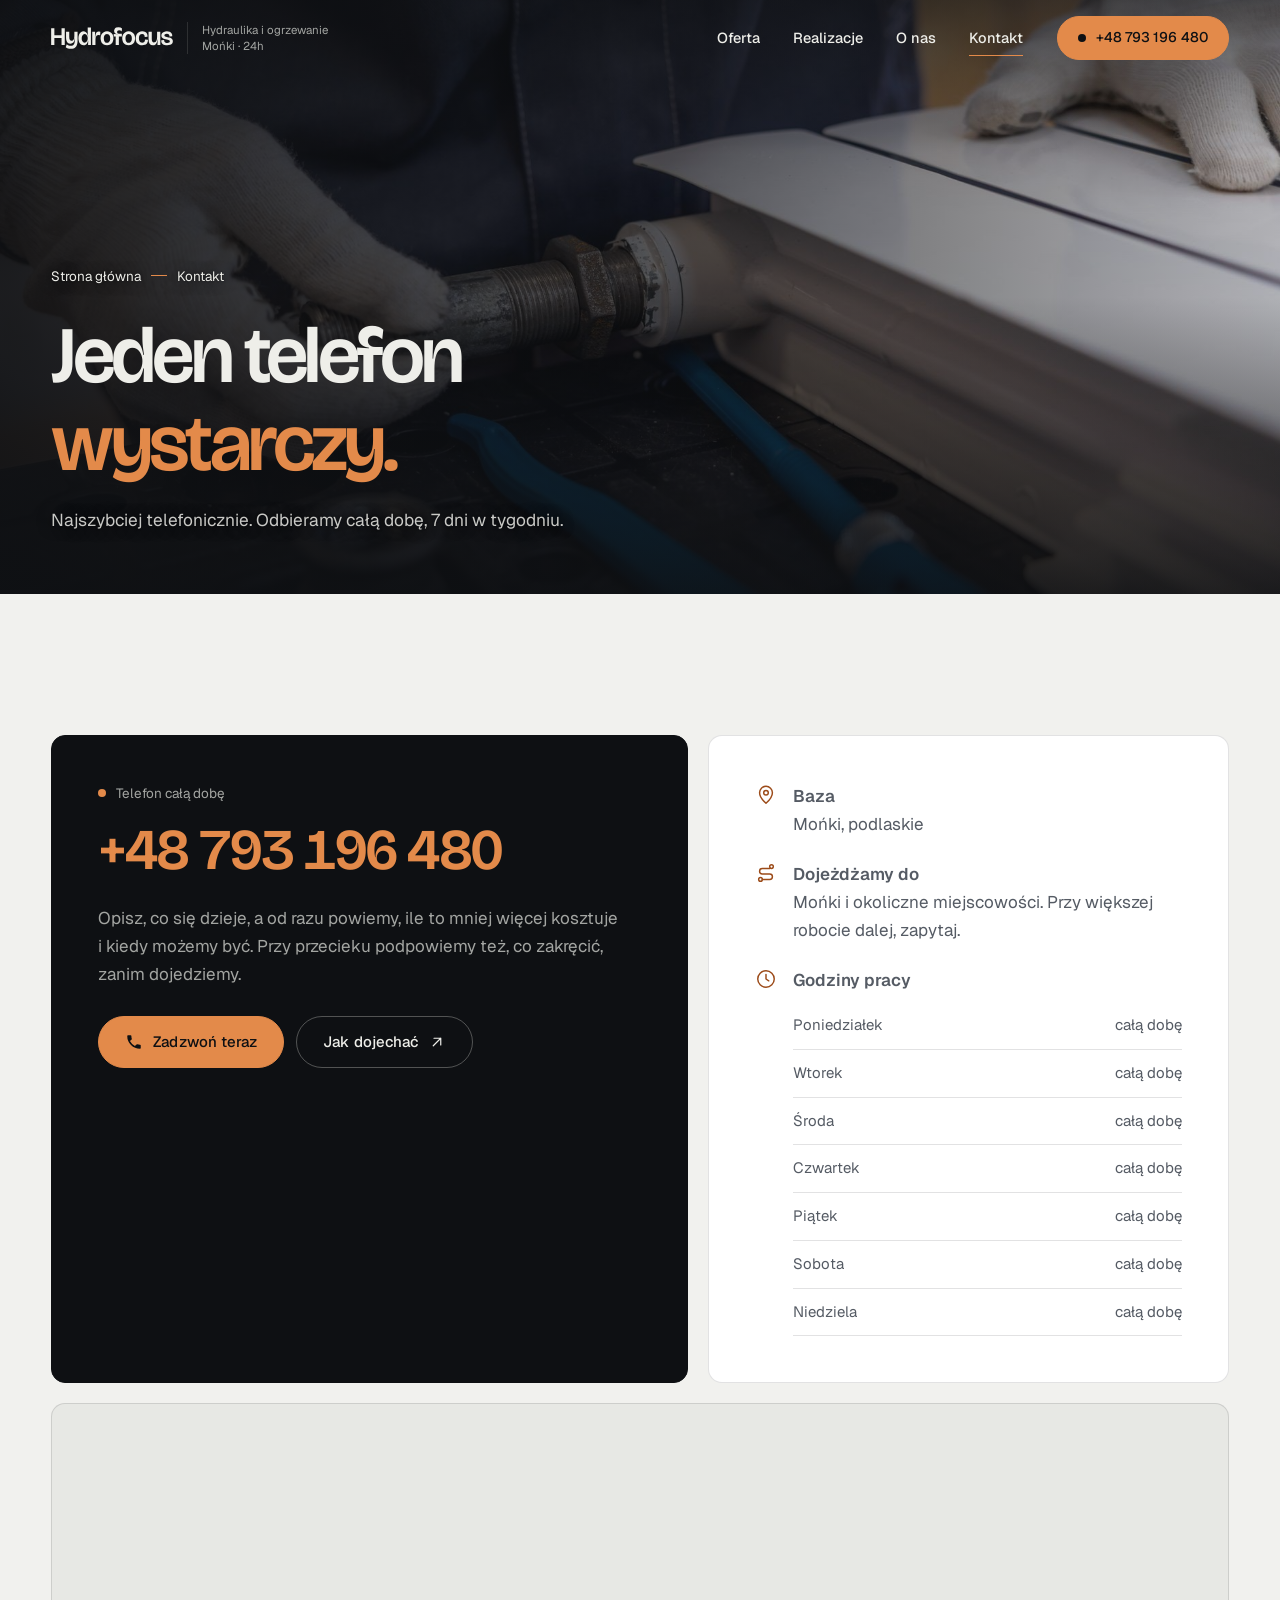
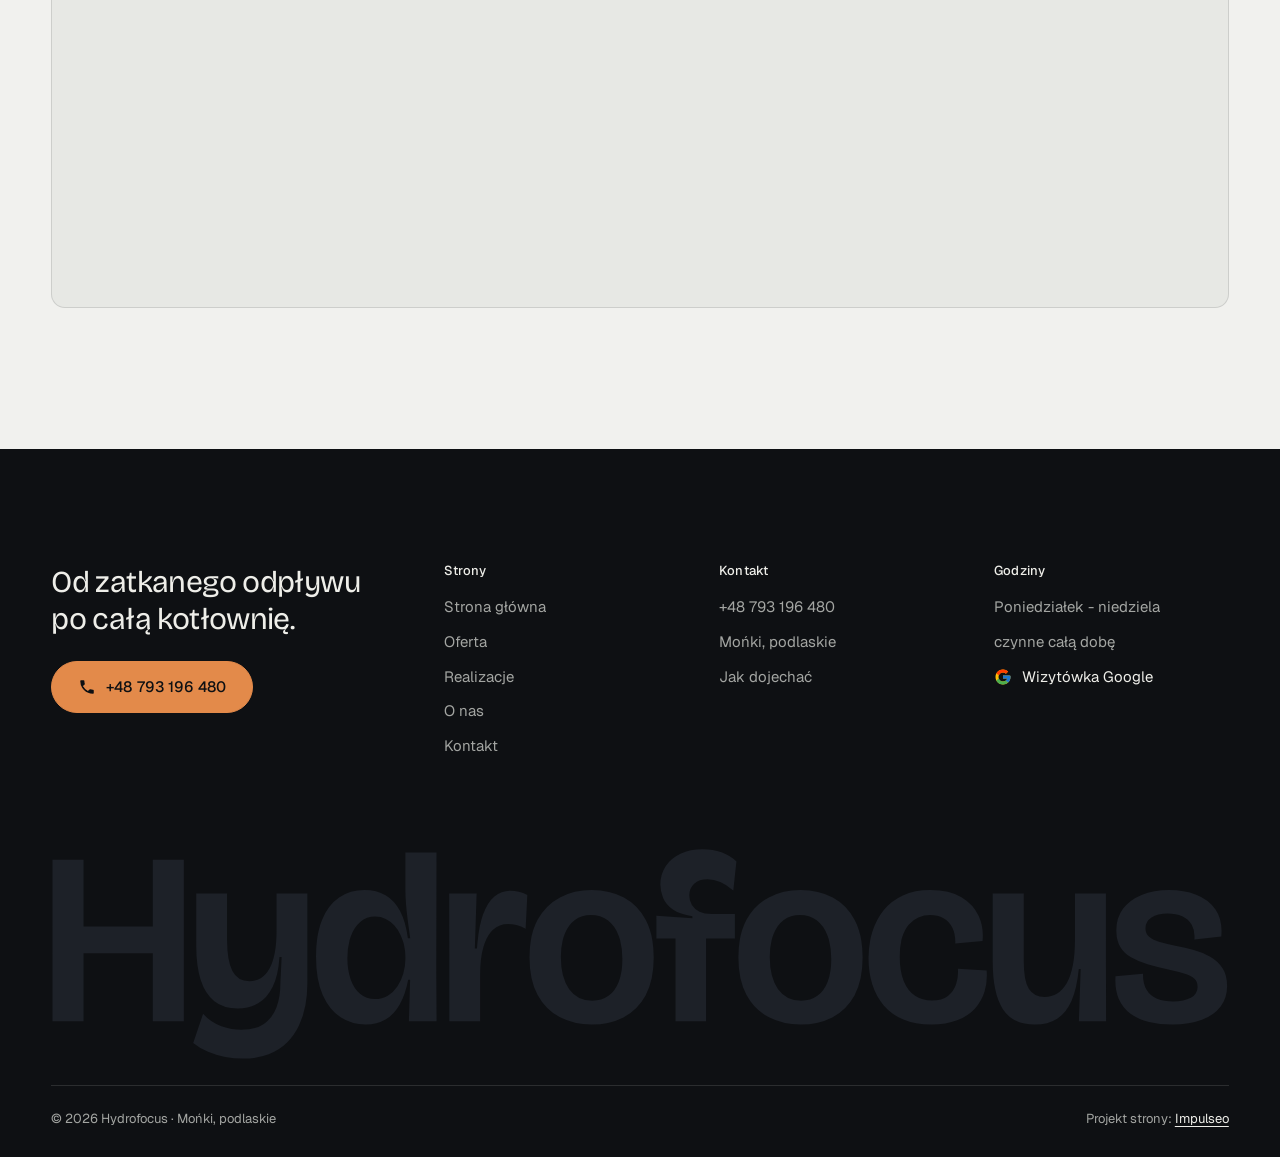
<file: kontakt.html>
<!DOCTYPE html>
<html lang="pl">
<head>
<meta charset="UTF-8">
<meta name="viewport" content="width=device-width, initial-scale=1.0">
<title>Kontakt - Hydrofocus, hydraulik Mońki</title>
<meta name="description" content="Kontakt Hydrofocus - Mońki, podlaskie. Telefon całą dobę: +48 793 196 480.">
<link rel="canonical" href="https://impulseo-pl.github.io/hydrofocus/kontakt.html">
<meta name="robots" content="noindex, nofollow">
<meta name="theme-color" content="#0E1013">
<meta property="og:type" content="website">
<meta property="og:locale" content="pl_PL">
<meta property="og:site_name" content="Hydrofocus">
<meta property="og:title" content="Kontakt - Hydrofocus, hydraulik Mońki">
<meta property="og:description" content="Kontakt Hydrofocus - Mońki, podlaskie. Telefon całą dobę: +48 793 196 480.">
<meta property="og:url" content="https://impulseo-pl.github.io/hydrofocus/kontakt.html">
<meta property="og:image" content="https://impulseo-pl.github.io/hydrofocus/img/og.jpg">
<meta property="og:image:width" content="1200">
<meta property="og:image:height" content="630">
<meta name="twitter:card" content="summary_large_image">
<script type="application/ld+json">{"@context": "https://schema.org", "@type": "Plumber", "name": "Hydrofocus", "url": "https://impulseo-pl.github.io/hydrofocus/", "telephone": "+48793196480", "image": "https://impulseo-pl.github.io/hydrofocus/img/og.jpg", "areaServed": "Mońki", "openingHours": "Mo-Su 00:00-23:59", "sameAs": ["https://www.google.com/maps?cid=2977518540617785377"]}</script>
<script>(function(){var d=document.documentElement;d.classList.add('js');try{if(!window.matchMedia('(prefers-reduced-motion: reduce)').matches)d.classList.add('anim');}catch(e){}setTimeout(function(){if(!d.classList.contains('anim-ok'))d.classList.remove('anim');},3500);})();</script>
<link rel="preload" as="image" href="img/head-kontakt.jpg" fetchpriority="high">
<link rel="preconnect" href="https://fonts.googleapis.com">
<link rel="preconnect" href="https://fonts.gstatic.com" crossorigin>
<link href="https://fonts.googleapis.com/css2?family=Bricolage+Grotesque:opsz,wght@12..96,400..700&family=Geist:wght@400..600&display=swap" rel="stylesheet">
<link rel="stylesheet" href="assets/styles.css?v=20261022a">
<script src="assets/lenis.min.js?v=1.1.20" defer></script>
<script src="assets/main.js?v=20261022a" defer></script>
</head>
<body>
<a class="skip" href="#tresc">Przejdź do treści</a>
<header class="site-head">
<div class="head-in">
  <a class="brand" href="index.html" aria-label="Hydrofocus - strona główna">
    <span class="znak"><svg class="wm" viewBox="40 -708 4814 867" role="img" aria-label="Hydrofocus"><path pathLength="1" style="--i:0" d="M456 0V-278H173V0H46V-660H173V-387H456V-660H583V0Z"/><path pathLength="1" style="--i:1" d="M822.7 153Q788.7 153 752.2 146.3Q715.7 139.7 682 125.3Q648.3 111 621.3 89L661.7 -30Q693.7 6 736.3 20.7Q779 35.3 818 35.3Q875 35.3 910.2 11.3Q945.3 -12.7 961.5 -55.7Q977.7 -98.7 977.7 -155.7L982.7 -262H974Q969.3 -187.3 946.3 -140.8Q923.3 -94.3 886.7 -73Q850 -51.7 803.3 -51.7Q745 -51.7 707.7 -81.3Q670.3 -111 652 -168Q633.7 -225 633.7 -306.3V-522H759.7V-336Q759.7 -247 781.5 -205.2Q803.3 -163.3 850.7 -163.3Q876.7 -163.3 897.5 -176Q918.3 -188.7 932.7 -214.5Q947 -240.3 954.5 -279.2Q962 -318 962 -369.3V-522H1088V-152Q1088 -108.7 1080 -64.8Q1072 -21 1053.7 18Q1035.3 57 1005 87.5Q974.7 118 929.7 135.5Q884.7 153 822.7 153Z"/><path pathLength="1" style="--i:2" d="M1326 13.7Q1270 13.7 1224 -16Q1178 -45.7 1150.7 -107.3Q1123.3 -169 1123.3 -264.7Q1123.3 -354.7 1148.2 -415Q1173 -475.3 1217.8 -505.7Q1262.7 -536 1321.7 -536Q1371 -536 1407.5 -514.8Q1444 -493.7 1467 -450Q1490 -406.3 1499 -339H1508.3Q1502.7 -379.7 1498 -414.8Q1493.3 -450 1491 -480.7Q1488.7 -511.3 1488.7 -537.7V-690H1616L1615 -206.7L1616.3 0H1503L1508 -169.7H1500.3Q1488.3 -108.3 1465 -67.5Q1441.7 -26.7 1407.2 -6.5Q1372.7 13.7 1326 13.7ZM1364.3 -90.3Q1393.7 -90.3 1416.8 -104.2Q1440 -118 1455.8 -141.8Q1471.7 -165.7 1480.2 -195.2Q1488.7 -224.7 1488.7 -255.7V-263Q1488.7 -286.3 1483.3 -310Q1478 -333.7 1467.8 -354.7Q1457.7 -375.7 1442.8 -392.2Q1428 -408.7 1408.5 -418.2Q1389 -427.7 1365.3 -427.7Q1329.7 -427.7 1304 -405.7Q1278.3 -383.7 1265 -345.3Q1251.7 -307 1251.7 -257.3Q1251.7 -209.3 1264.8 -171.3Q1278 -133.3 1303.2 -111.8Q1328.3 -90.3 1364.3 -90.3Z"/><path pathLength="1" style="--i:3" d="M1668.3 0V-266L1667.7 -522H1780L1772.7 -297H1781.3Q1787.3 -382.7 1805.7 -434.7Q1824 -486.7 1852.8 -510.2Q1881.7 -533.7 1918.3 -533.7Q1934.7 -533.7 1952.3 -529.5Q1970 -525.3 1987.3 -516.3L1980.3 -378Q1961.3 -388.3 1943 -393Q1924.7 -397.7 1908.3 -397.7Q1872.3 -397.7 1846.8 -373.7Q1821.3 -349.7 1807.8 -303.3Q1794.3 -257 1794.3 -190.7V0Z"/><path pathLength="1" style="--i:4" d="M2250.3 13.7Q2177 13.7 2119.3 -16.7Q2061.7 -47 2028.8 -108Q1996 -169 1996 -260.7Q1996 -354.3 2029.7 -415.2Q2063.3 -476 2120.8 -506Q2178.3 -536 2250.3 -536Q2324.7 -536 2381.8 -505.3Q2439 -474.7 2471.5 -413.5Q2504 -352.3 2504 -260Q2504 -166 2470.7 -105.3Q2437.3 -44.7 2379.8 -15.5Q2322.3 13.7 2250.3 13.7ZM2252.7 -83.7Q2291.7 -83.7 2319 -103.5Q2346.3 -123.3 2361 -161.5Q2375.7 -199.7 2375.7 -253.3Q2375.7 -310.3 2360.2 -350.3Q2344.7 -390.3 2316 -412.2Q2287.3 -434 2247.3 -434Q2209 -434 2181.5 -413.5Q2154 -393 2139.2 -354.3Q2124.3 -315.7 2124.3 -262Q2124.3 -178.3 2158.3 -131Q2192.3 -83.7 2252.7 -83.7Z"/><path pathLength="1" style="--i:5" d="M2593 0V-337.7H2514.7V-431.3L2662 -421.3V-429.3Q2610.7 -436.7 2582.2 -456.7Q2553.7 -476.7 2542.3 -503.8Q2531 -531 2531 -558.3Q2531 -601 2552.7 -633.7Q2574.3 -666.3 2613.5 -684.5Q2652.7 -702.7 2704.7 -702.7Q2746.3 -702.7 2780.7 -690.3Q2815 -678 2842 -653L2829.3 -534.7Q2801.7 -558.7 2776 -569.5Q2750.3 -580.3 2724 -580.3Q2689.3 -580.3 2669.3 -562.2Q2649.3 -544 2649.3 -513.7Q2649.3 -492.3 2660 -475Q2670.7 -457.7 2690.8 -447.7Q2711 -437.7 2740 -437.7H2835.7V-337.7H2718V0Z"/><path pathLength="1" style="--i:6" d="M3104.3 13.7Q3031 13.7 2973.3 -16.7Q2915.7 -47 2882.8 -108Q2850 -169 2850 -260.7Q2850 -354.3 2883.7 -415.2Q2917.3 -476 2974.8 -506Q3032.3 -536 3104.3 -536Q3178.7 -536 3235.8 -505.3Q3293 -474.7 3325.5 -413.5Q3358 -352.3 3358 -260Q3358 -166 3324.7 -105.3Q3291.3 -44.7 3233.8 -15.5Q3176.3 13.7 3104.3 13.7ZM3106.7 -83.7Q3145.7 -83.7 3173 -103.5Q3200.3 -123.3 3215 -161.5Q3229.7 -199.7 3229.7 -253.3Q3229.7 -310.3 3214.2 -350.3Q3198.7 -390.3 3170 -412.2Q3141.3 -434 3101.3 -434Q3063 -434 3035.5 -413.5Q3008 -393 2993.2 -354.3Q2978.3 -315.7 2978.3 -262Q2978.3 -178.3 3012.3 -131Q3046.3 -83.7 3106.7 -83.7Z"/><path pathLength="1" style="--i:7" d="M3638.7 13.7Q3573 13.7 3524.5 -6.8Q3476 -27.3 3444.3 -64.3Q3412.7 -101.3 3397.3 -150.5Q3382 -199.7 3382 -257Q3382 -314.3 3397.3 -364.5Q3412.7 -414.7 3443.7 -453.7Q3474.7 -492.7 3522.5 -514.3Q3570.3 -536 3635.3 -536Q3713 -536 3762 -506.5Q3811 -477 3832.5 -430Q3854 -383 3848.3 -328.3L3736.7 -317.7Q3737.7 -356.3 3724.8 -382Q3712 -407.7 3688.7 -420.7Q3665.3 -433.7 3634 -433.7Q3608.3 -433.7 3585.8 -424.3Q3563.3 -415 3546.2 -394.5Q3529 -374 3519.3 -341.8Q3509.7 -309.7 3509.7 -263Q3509.7 -203 3526.2 -163.2Q3542.7 -123.3 3572.2 -103.8Q3601.7 -84.3 3641 -84.3Q3682.7 -84.3 3706.7 -103.2Q3730.7 -122 3740.3 -152Q3750 -182 3747.3 -214L3865 -207Q3868.7 -162 3856.8 -122Q3845 -82 3816.7 -51.3Q3788.3 -20.7 3744 -3.5Q3699.7 13.7 3638.7 13.7Z"/><path pathLength="1" style="--i:8" d="M4061.7 13.7Q3973 13.7 3931.3 -49.3Q3889.7 -112.3 3889.7 -243.7V-522H4016.7V-245Q4016.7 -166 4037.3 -132.5Q4058 -99 4102 -99Q4130.7 -99 4153.5 -113Q4176.3 -127 4192.7 -155.7Q4209 -184.3 4217.5 -229.2Q4226 -274 4226 -336.7V-522H4352.7V-251L4353.3 0H4242L4249.3 -213.3H4241.7Q4234 -134 4212.2 -84Q4190.3 -34 4153.2 -10.2Q4116 13.7 4061.7 13.7Z"/><path pathLength="1" style="--i:9" d="M4623.3 13.7Q4572.3 13.7 4528.7 3.2Q4485 -7.3 4453.2 -30.3Q4421.3 -53.3 4404.8 -91.5Q4388.3 -129.7 4391.7 -184L4504 -194.3Q4503.7 -153.3 4518.7 -128.2Q4533.7 -103 4561.5 -91.8Q4589.3 -80.7 4627.3 -80.7Q4672.3 -80.7 4699.8 -95.8Q4727.3 -111 4727.3 -141Q4727.3 -161.7 4714.5 -173.7Q4701.7 -185.7 4675.2 -193.8Q4648.7 -202 4607.7 -211Q4562 -221.7 4523 -233Q4484 -244.3 4455.2 -261.3Q4426.3 -278.3 4410.7 -304.7Q4395 -331 4395 -371Q4395 -422.3 4422.3 -459.2Q4449.7 -496 4498.5 -516Q4547.3 -536 4612 -536Q4671 -536 4721.5 -517Q4772 -498 4801.2 -456Q4830.3 -414 4824.3 -345.7L4714.3 -333.7Q4717.3 -369.3 4703.7 -393Q4690 -416.7 4664.7 -428.5Q4639.3 -440.3 4605 -440.3Q4563 -440.3 4538.7 -423.8Q4514.3 -407.3 4514.3 -380.3Q4514.3 -358 4529.3 -344.7Q4544.3 -331.3 4572.7 -323.5Q4601 -315.7 4640.7 -307.3Q4675.3 -300.7 4711.7 -290.8Q4748 -281 4778.8 -263.7Q4809.7 -246.3 4828.8 -217.3Q4848 -188.3 4848 -143Q4848 -95.3 4821.5 -60Q4795 -24.7 4745 -5.5Q4695 13.7 4623.3 13.7Z"/></svg></span>
    <span class="brand-sub">Hydraulika i&nbsp;ogrzewanie<br>Mońki · 24h</span>
  </a>
  <nav class="nav-links" aria-label="Menu główne">
    <a class="nl" href="oferta.html">Oferta</a><a class="nl" href="realizacje.html">Realizacje</a><a class="nl" href="o-nas.html">O&nbsp;nas</a><a class="nl" href="kontakt.html" aria-current="page">Kontakt</a>
    <a class="btn btn-copper nav-cta" href="tel:+48793196480"><span class="live" aria-hidden="true"></span>+48 793 196 480</a>
  </nav>
  <button class="burger" type="button" aria-label="Otwórz menu" aria-expanded="false" aria-controls="mnav"><span></span><span></span></button>
</div>
</header>
<div class="mnav" id="mnav">
  <div class="mnav-in">
    <a class="ml" href="index.html">Strona główna</a><a class="ml" href="oferta.html">Oferta</a><a class="ml" href="realizacje.html">Realizacje</a><a class="ml" href="o-nas.html">O&nbsp;nas</a><a class="ml" href="kontakt.html" aria-current="page">Kontakt</a>
    <div class="mnav-foot">
      <span>Telefon czynny całą dobę, 7 dni w&nbsp;tygodniu</span>
      <a class="btn btn-copper" href="tel:+48793196480"><svg class="ico" width="16" height="16" viewBox="0 0 24 24" fill="none" aria-hidden="true"><path d="M6.6 10.8a15.5 15.5 0 0 0 6.6 6.6l2.2-2.2a1 1 0 0 1 1-.24 11.4 11.4 0 0 0 3.6.58 1 1 0 0 1 1 1V20a1 1 0 0 1-1 1A17 17 0 0 1 3 4a1 1 0 0 1 1-1h3.5a1 1 0 0 1 1 1c0 1.25.2 2.46.58 3.6a1 1 0 0 1-.25 1l-2.23 2.2Z" fill="currentColor"/></svg>+48 793 196 480</a>
    </div>
  </div>
</div>
<main id="tresc">

<section class="pagehead">
  <div class="pagehead-media"><img src="img/head-kontakt.jpg" alt="Montaż rury w rękawicach roboczych" width="1880" height="1253" decoding="async" fetchpriority="high"></div>
  <div class="ph-in">
    <p class="crumb up" style="--d:0"><a href="index.html">Strona główna</a><span class="sl" aria-hidden="true"></span>Kontakt</p>
    <h1><span class="ln"><span class="ln-i" style="--k:0">Jeden telefon</span></span><span class="ln"><span class="ln-i" style="--k:1"><em>wystarczy.</em></span></span></h1>
    <p class="ph-lead up" style="--d:300">Najszybciej telefonicznie. Odbieramy całą dobę, 7 dni w&nbsp;tygodniu.</p>
  </div>
</section>

<section class="sec">
  <div class="wrap">
    <div class="k-grid">
      <div class="k-card dark rv">
        <span class="lbl"><span class="live" aria-hidden="true"></span>Telefon całą dobę</span>
        <a class="k-phone" href="tel:+48793196480">+48 793 196 480</a>
        <p>Opisz, co się dzieje, a&nbsp;od razu powiemy, ile to mniej więcej kosztuje i&nbsp;kiedy możemy być. Przy przecieku podpowiemy też, co zakręcić, zanim dojedziemy.</p>
        <div class="cta-row" style="margin-top:28px">
          <a class="btn btn-copper" href="tel:+48793196480"><svg class="ico" width="16" height="16" viewBox="0 0 24 24" fill="none" aria-hidden="true"><path d="M6.6 10.8a15.5 15.5 0 0 0 6.6 6.6l2.2-2.2a1 1 0 0 1 1-.24 11.4 11.4 0 0 0 3.6.58 1 1 0 0 1 1 1V20a1 1 0 0 1-1 1A17 17 0 0 1 3 4a1 1 0 0 1 1-1h3.5a1 1 0 0 1 1 1c0 1.25.2 2.46.58 3.6a1 1 0 0 1-.25 1l-2.23 2.2Z" fill="currentColor"/></svg>Zadzwoń teraz</a>
          <a class="btn btn-ghost" href="https://www.google.com/maps?cid=2977518540617785377" target="_blank" rel="noopener">Jak dojechać<svg class="ico" width="18" height="18" viewBox="0 0 24 24" fill="none" stroke="currentColor" stroke-width="1.6" stroke-linecap="round" stroke-linejoin="round" aria-hidden="true"><path d="M7 17 17 7M8 7h9v9"/></svg></a>
        </div>
      </div>
      <div class="k-card rv" style="--d:120">
        <ul class="k-list">
          <li><svg class="ico" width="24" height="24" viewBox="0 0 24 24" fill="none" stroke="currentColor" stroke-width="1.6" stroke-linecap="round" stroke-linejoin="round" aria-hidden="true"><path d="M12 21s-7-6.2-7-11.5A7 7 0 0 1 19 9.5C19 14.8 12 21 12 21z"/><circle cx="12" cy="9.5" r="2.5"/></svg><span><b>Baza</b>Mońki, podlaskie</span></li>
          <li><svg class="ico" width="24" height="24" viewBox="0 0 24 24" fill="none" stroke="currentColor" stroke-width="1.6" stroke-linecap="round" stroke-linejoin="round" aria-hidden="true"><circle cx="6" cy="19" r="2"/><circle cx="18" cy="5" r="2"/><path d="M8 19h8a3 3 0 0 0 0-6H8a3 3 0 0 1 0-6h8"/></svg><span><b>Dojeżdżamy do</b>Mońki i&nbsp;okoliczne miejscowości. Przy większej robocie dalej, zapytaj.</span></li>
          <li><svg class="ico" width="24" height="24" viewBox="0 0 24 24" fill="none" stroke="currentColor" stroke-width="1.6" stroke-linecap="round" stroke-linejoin="round" aria-hidden="true"><circle cx="12" cy="12" r="9"/><path d="M12 7v5l3 2"/></svg><span><b>Godziny pracy</b>
            <ul class="hours"><li><span>Poniedziałek</span><span>całą dobę</span></li><li><span>Wtorek</span><span>całą dobę</span></li><li><span>Środa</span><span>całą dobę</span></li><li><span>Czwartek</span><span>całą dobę</span></li><li><span>Piątek</span><span>całą dobę</span></li><li><span>Sobota</span><span>całą dobę</span></li><li><span>Niedziela</span><span>całą dobę</span></li></ul></span></li>
        </ul>
      </div>
    </div>
    <div class="map map-lg rv">
      <iframe title="Mapa dojazdu - Hydrofocus, Mońki" src="https://maps.google.com/maps?q=53.4045,22.7990&z=10&output=embed" loading="lazy" referrerpolicy="no-referrer-when-downgrade"></iframe>
    </div>
  </div>
</section>
</main>
<footer class="site-foot">
  <div class="wrap">
    <div class="foot-top">
      <div>
        <p class="foot-claim">Od zatkanego odpływu po całą kotłownię.</p>
        <a class="btn btn-copper" href="tel:+48793196480"><svg class="ico" width="16" height="16" viewBox="0 0 24 24" fill="none" aria-hidden="true"><path d="M6.6 10.8a15.5 15.5 0 0 0 6.6 6.6l2.2-2.2a1 1 0 0 1 1-.24 11.4 11.4 0 0 0 3.6.58 1 1 0 0 1 1 1V20a1 1 0 0 1-1 1A17 17 0 0 1 3 4a1 1 0 0 1 1-1h3.5a1 1 0 0 1 1 1c0 1.25.2 2.46.58 3.6a1 1 0 0 1-.25 1l-2.23 2.2Z" fill="currentColor"/></svg>+48 793 196 480</a>
      </div>
      <div>
        <h4>Strony</h4>
        <ul><li><a href="index.html">Strona główna</a></li><li><a href="oferta.html">Oferta</a></li><li><a href="realizacje.html">Realizacje</a></li><li><a href="o-nas.html">O&nbsp;nas</a></li><li><a href="kontakt.html">Kontakt</a></li></ul>
      </div>
      <div>
        <h4>Kontakt</h4>
        <ul>
          <li><a href="tel:+48793196480">+48 793 196 480</a></li>
          <li>Mońki, podlaskie</li>
          <li><a href="https://www.google.com/maps?cid=2977518540617785377" target="_blank" rel="noopener">Jak dojechać</a></li>
        </ul>
      </div>
      <div>
        <h4>Godziny</h4>
        <ul>
          <li>Poniedziałek - niedziela</li>
          <li>czynne całą dobę</li>
          <li><a class="soc" href="https://www.google.com/maps?cid=2977518540617785377" target="_blank" rel="noopener" aria-label="Wizytówka Hydrofocus w Google"><svg class="g-logo" viewBox="0 0 48 48" aria-hidden="true"><path fill="#FFC107" d="M43.6 20.5H42V20H24v8h11.3C33.7 32.7 29.2 36 24 36c-6.6 0-12-5.4-12-12s5.4-12 12-12c3.1 0 5.8 1.2 7.9 3.1l5.7-5.7C34 6.1 29.3 4 24 4 12.9 4 4 12.9 4 24s8.9 20 20 20 20-8.9 20-20c0-1.3-.1-2.4-.4-3.5z"/><path fill="#FF3D00" d="m6.3 14.7 6.6 4.8C14.7 15.1 19 12 24 12c3.1 0 5.8 1.2 7.9 3.1l5.7-5.7C34 6.1 29.3 4 24 4 16.3 4 9.7 8.3 6.3 14.7z"/><path fill="#4CAF50" d="M24 44c5.2 0 9.9-2 13.4-5.2l-6.2-5.2A11.9 11.9 0 0 1 24 36c-5.2 0-9.6-3.3-11.3-7.9l-6.5 5C9.5 39.6 16.2 44 24 44z"/><path fill="#1976D2" d="M43.6 20.5H42V20H24v8h11.3a12 12 0 0 1-4.1 5.6l6.2 5.2C37 39.2 44 34 44 24c0-1.3-.1-2.4-.4-3.5z"/></svg>Wizytówka Google</a></li>
        </ul>
      </div>
    </div>
    <div class="foot-mark" aria-hidden="true"><svg class="wm-foot" viewBox="40 -708 4814 867" aria-hidden="true" focusable="false"><path style="--i:0" d="M456 0V-278H173V0H46V-660H173V-387H456V-660H583V0Z"/><path style="--i:1" d="M822.7 153Q788.7 153 752.2 146.3Q715.7 139.7 682 125.3Q648.3 111 621.3 89L661.7 -30Q693.7 6 736.3 20.7Q779 35.3 818 35.3Q875 35.3 910.2 11.3Q945.3 -12.7 961.5 -55.7Q977.7 -98.7 977.7 -155.7L982.7 -262H974Q969.3 -187.3 946.3 -140.8Q923.3 -94.3 886.7 -73Q850 -51.7 803.3 -51.7Q745 -51.7 707.7 -81.3Q670.3 -111 652 -168Q633.7 -225 633.7 -306.3V-522H759.7V-336Q759.7 -247 781.5 -205.2Q803.3 -163.3 850.7 -163.3Q876.7 -163.3 897.5 -176Q918.3 -188.7 932.7 -214.5Q947 -240.3 954.5 -279.2Q962 -318 962 -369.3V-522H1088V-152Q1088 -108.7 1080 -64.8Q1072 -21 1053.7 18Q1035.3 57 1005 87.5Q974.7 118 929.7 135.5Q884.7 153 822.7 153Z"/><path style="--i:2" d="M1326 13.7Q1270 13.7 1224 -16Q1178 -45.7 1150.7 -107.3Q1123.3 -169 1123.3 -264.7Q1123.3 -354.7 1148.2 -415Q1173 -475.3 1217.8 -505.7Q1262.7 -536 1321.7 -536Q1371 -536 1407.5 -514.8Q1444 -493.7 1467 -450Q1490 -406.3 1499 -339H1508.3Q1502.7 -379.7 1498 -414.8Q1493.3 -450 1491 -480.7Q1488.7 -511.3 1488.7 -537.7V-690H1616L1615 -206.7L1616.3 0H1503L1508 -169.7H1500.3Q1488.3 -108.3 1465 -67.5Q1441.7 -26.7 1407.2 -6.5Q1372.7 13.7 1326 13.7ZM1364.3 -90.3Q1393.7 -90.3 1416.8 -104.2Q1440 -118 1455.8 -141.8Q1471.7 -165.7 1480.2 -195.2Q1488.7 -224.7 1488.7 -255.7V-263Q1488.7 -286.3 1483.3 -310Q1478 -333.7 1467.8 -354.7Q1457.7 -375.7 1442.8 -392.2Q1428 -408.7 1408.5 -418.2Q1389 -427.7 1365.3 -427.7Q1329.7 -427.7 1304 -405.7Q1278.3 -383.7 1265 -345.3Q1251.7 -307 1251.7 -257.3Q1251.7 -209.3 1264.8 -171.3Q1278 -133.3 1303.2 -111.8Q1328.3 -90.3 1364.3 -90.3Z"/><path style="--i:3" d="M1668.3 0V-266L1667.7 -522H1780L1772.7 -297H1781.3Q1787.3 -382.7 1805.7 -434.7Q1824 -486.7 1852.8 -510.2Q1881.7 -533.7 1918.3 -533.7Q1934.7 -533.7 1952.3 -529.5Q1970 -525.3 1987.3 -516.3L1980.3 -378Q1961.3 -388.3 1943 -393Q1924.7 -397.7 1908.3 -397.7Q1872.3 -397.7 1846.8 -373.7Q1821.3 -349.7 1807.8 -303.3Q1794.3 -257 1794.3 -190.7V0Z"/><path style="--i:4" d="M2250.3 13.7Q2177 13.7 2119.3 -16.7Q2061.7 -47 2028.8 -108Q1996 -169 1996 -260.7Q1996 -354.3 2029.7 -415.2Q2063.3 -476 2120.8 -506Q2178.3 -536 2250.3 -536Q2324.7 -536 2381.8 -505.3Q2439 -474.7 2471.5 -413.5Q2504 -352.3 2504 -260Q2504 -166 2470.7 -105.3Q2437.3 -44.7 2379.8 -15.5Q2322.3 13.7 2250.3 13.7ZM2252.7 -83.7Q2291.7 -83.7 2319 -103.5Q2346.3 -123.3 2361 -161.5Q2375.7 -199.7 2375.7 -253.3Q2375.7 -310.3 2360.2 -350.3Q2344.7 -390.3 2316 -412.2Q2287.3 -434 2247.3 -434Q2209 -434 2181.5 -413.5Q2154 -393 2139.2 -354.3Q2124.3 -315.7 2124.3 -262Q2124.3 -178.3 2158.3 -131Q2192.3 -83.7 2252.7 -83.7Z"/><path style="--i:5" d="M2593 0V-337.7H2514.7V-431.3L2662 -421.3V-429.3Q2610.7 -436.7 2582.2 -456.7Q2553.7 -476.7 2542.3 -503.8Q2531 -531 2531 -558.3Q2531 -601 2552.7 -633.7Q2574.3 -666.3 2613.5 -684.5Q2652.7 -702.7 2704.7 -702.7Q2746.3 -702.7 2780.7 -690.3Q2815 -678 2842 -653L2829.3 -534.7Q2801.7 -558.7 2776 -569.5Q2750.3 -580.3 2724 -580.3Q2689.3 -580.3 2669.3 -562.2Q2649.3 -544 2649.3 -513.7Q2649.3 -492.3 2660 -475Q2670.7 -457.7 2690.8 -447.7Q2711 -437.7 2740 -437.7H2835.7V-337.7H2718V0Z"/><path style="--i:6" d="M3104.3 13.7Q3031 13.7 2973.3 -16.7Q2915.7 -47 2882.8 -108Q2850 -169 2850 -260.7Q2850 -354.3 2883.7 -415.2Q2917.3 -476 2974.8 -506Q3032.3 -536 3104.3 -536Q3178.7 -536 3235.8 -505.3Q3293 -474.7 3325.5 -413.5Q3358 -352.3 3358 -260Q3358 -166 3324.7 -105.3Q3291.3 -44.7 3233.8 -15.5Q3176.3 13.7 3104.3 13.7ZM3106.7 -83.7Q3145.7 -83.7 3173 -103.5Q3200.3 -123.3 3215 -161.5Q3229.7 -199.7 3229.7 -253.3Q3229.7 -310.3 3214.2 -350.3Q3198.7 -390.3 3170 -412.2Q3141.3 -434 3101.3 -434Q3063 -434 3035.5 -413.5Q3008 -393 2993.2 -354.3Q2978.3 -315.7 2978.3 -262Q2978.3 -178.3 3012.3 -131Q3046.3 -83.7 3106.7 -83.7Z"/><path style="--i:7" d="M3638.7 13.7Q3573 13.7 3524.5 -6.8Q3476 -27.3 3444.3 -64.3Q3412.7 -101.3 3397.3 -150.5Q3382 -199.7 3382 -257Q3382 -314.3 3397.3 -364.5Q3412.7 -414.7 3443.7 -453.7Q3474.7 -492.7 3522.5 -514.3Q3570.3 -536 3635.3 -536Q3713 -536 3762 -506.5Q3811 -477 3832.5 -430Q3854 -383 3848.3 -328.3L3736.7 -317.7Q3737.7 -356.3 3724.8 -382Q3712 -407.7 3688.7 -420.7Q3665.3 -433.7 3634 -433.7Q3608.3 -433.7 3585.8 -424.3Q3563.3 -415 3546.2 -394.5Q3529 -374 3519.3 -341.8Q3509.7 -309.7 3509.7 -263Q3509.7 -203 3526.2 -163.2Q3542.7 -123.3 3572.2 -103.8Q3601.7 -84.3 3641 -84.3Q3682.7 -84.3 3706.7 -103.2Q3730.7 -122 3740.3 -152Q3750 -182 3747.3 -214L3865 -207Q3868.7 -162 3856.8 -122Q3845 -82 3816.7 -51.3Q3788.3 -20.7 3744 -3.5Q3699.7 13.7 3638.7 13.7Z"/><path style="--i:8" d="M4061.7 13.7Q3973 13.7 3931.3 -49.3Q3889.7 -112.3 3889.7 -243.7V-522H4016.7V-245Q4016.7 -166 4037.3 -132.5Q4058 -99 4102 -99Q4130.7 -99 4153.5 -113Q4176.3 -127 4192.7 -155.7Q4209 -184.3 4217.5 -229.2Q4226 -274 4226 -336.7V-522H4352.7V-251L4353.3 0H4242L4249.3 -213.3H4241.7Q4234 -134 4212.2 -84Q4190.3 -34 4153.2 -10.2Q4116 13.7 4061.7 13.7Z"/><path style="--i:9" d="M4623.3 13.7Q4572.3 13.7 4528.7 3.2Q4485 -7.3 4453.2 -30.3Q4421.3 -53.3 4404.8 -91.5Q4388.3 -129.7 4391.7 -184L4504 -194.3Q4503.7 -153.3 4518.7 -128.2Q4533.7 -103 4561.5 -91.8Q4589.3 -80.7 4627.3 -80.7Q4672.3 -80.7 4699.8 -95.8Q4727.3 -111 4727.3 -141Q4727.3 -161.7 4714.5 -173.7Q4701.7 -185.7 4675.2 -193.8Q4648.7 -202 4607.7 -211Q4562 -221.7 4523 -233Q4484 -244.3 4455.2 -261.3Q4426.3 -278.3 4410.7 -304.7Q4395 -331 4395 -371Q4395 -422.3 4422.3 -459.2Q4449.7 -496 4498.5 -516Q4547.3 -536 4612 -536Q4671 -536 4721.5 -517Q4772 -498 4801.2 -456Q4830.3 -414 4824.3 -345.7L4714.3 -333.7Q4717.3 -369.3 4703.7 -393Q4690 -416.7 4664.7 -428.5Q4639.3 -440.3 4605 -440.3Q4563 -440.3 4538.7 -423.8Q4514.3 -407.3 4514.3 -380.3Q4514.3 -358 4529.3 -344.7Q4544.3 -331.3 4572.7 -323.5Q4601 -315.7 4640.7 -307.3Q4675.3 -300.7 4711.7 -290.8Q4748 -281 4778.8 -263.7Q4809.7 -246.3 4828.8 -217.3Q4848 -188.3 4848 -143Q4848 -95.3 4821.5 -60Q4795 -24.7 4745 -5.5Q4695 13.7 4623.3 13.7Z"/></svg></div>
    <div class="foot-bottom">
      <span>© 2026 Hydrofocus · Mońki, podlaskie</span>
      <span>Projekt strony: <a class="foot-credit" href="https://impulseo.pl" target="_blank" rel="noopener">Impulseo</a></span>
    </div>
  </div>
</footer>
<div class="sticky-call">
  <a class="btn btn-copper" href="tel:+48793196480"><svg class="ico" width="16" height="16" viewBox="0 0 24 24" fill="none" aria-hidden="true"><path d="M6.6 10.8a15.5 15.5 0 0 0 6.6 6.6l2.2-2.2a1 1 0 0 1 1-.24 11.4 11.4 0 0 0 3.6.58 1 1 0 0 1 1 1V20a1 1 0 0 1-1 1A17 17 0 0 1 3 4a1 1 0 0 1 1-1h3.5a1 1 0 0 1 1 1c0 1.25.2 2.46.58 3.6a1 1 0 0 1-.25 1l-2.23 2.2Z" fill="currentColor"/></svg>Zadzwoń</a>
  <a class="btn btn-ghost" href="kontakt.html">Kontakt i&nbsp;dojazd</a>
</div>
</body>
</html>
</file>
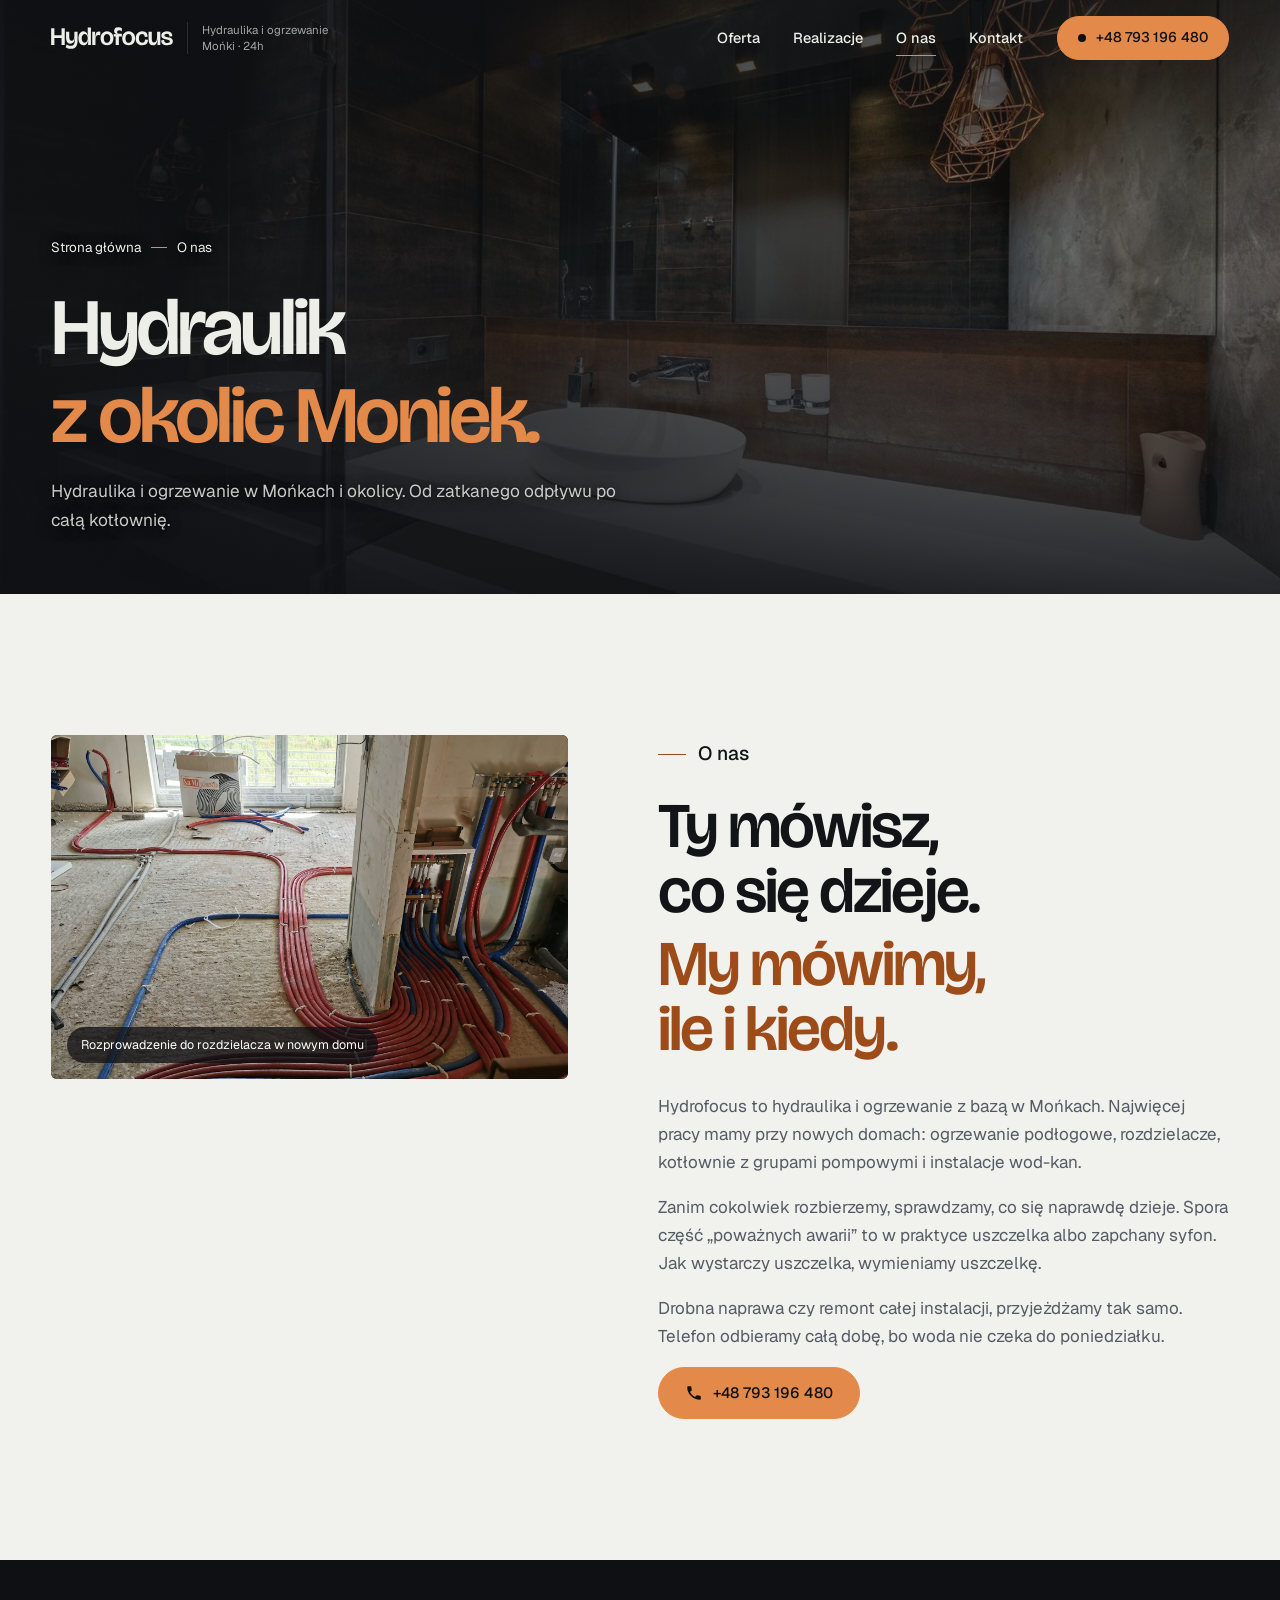
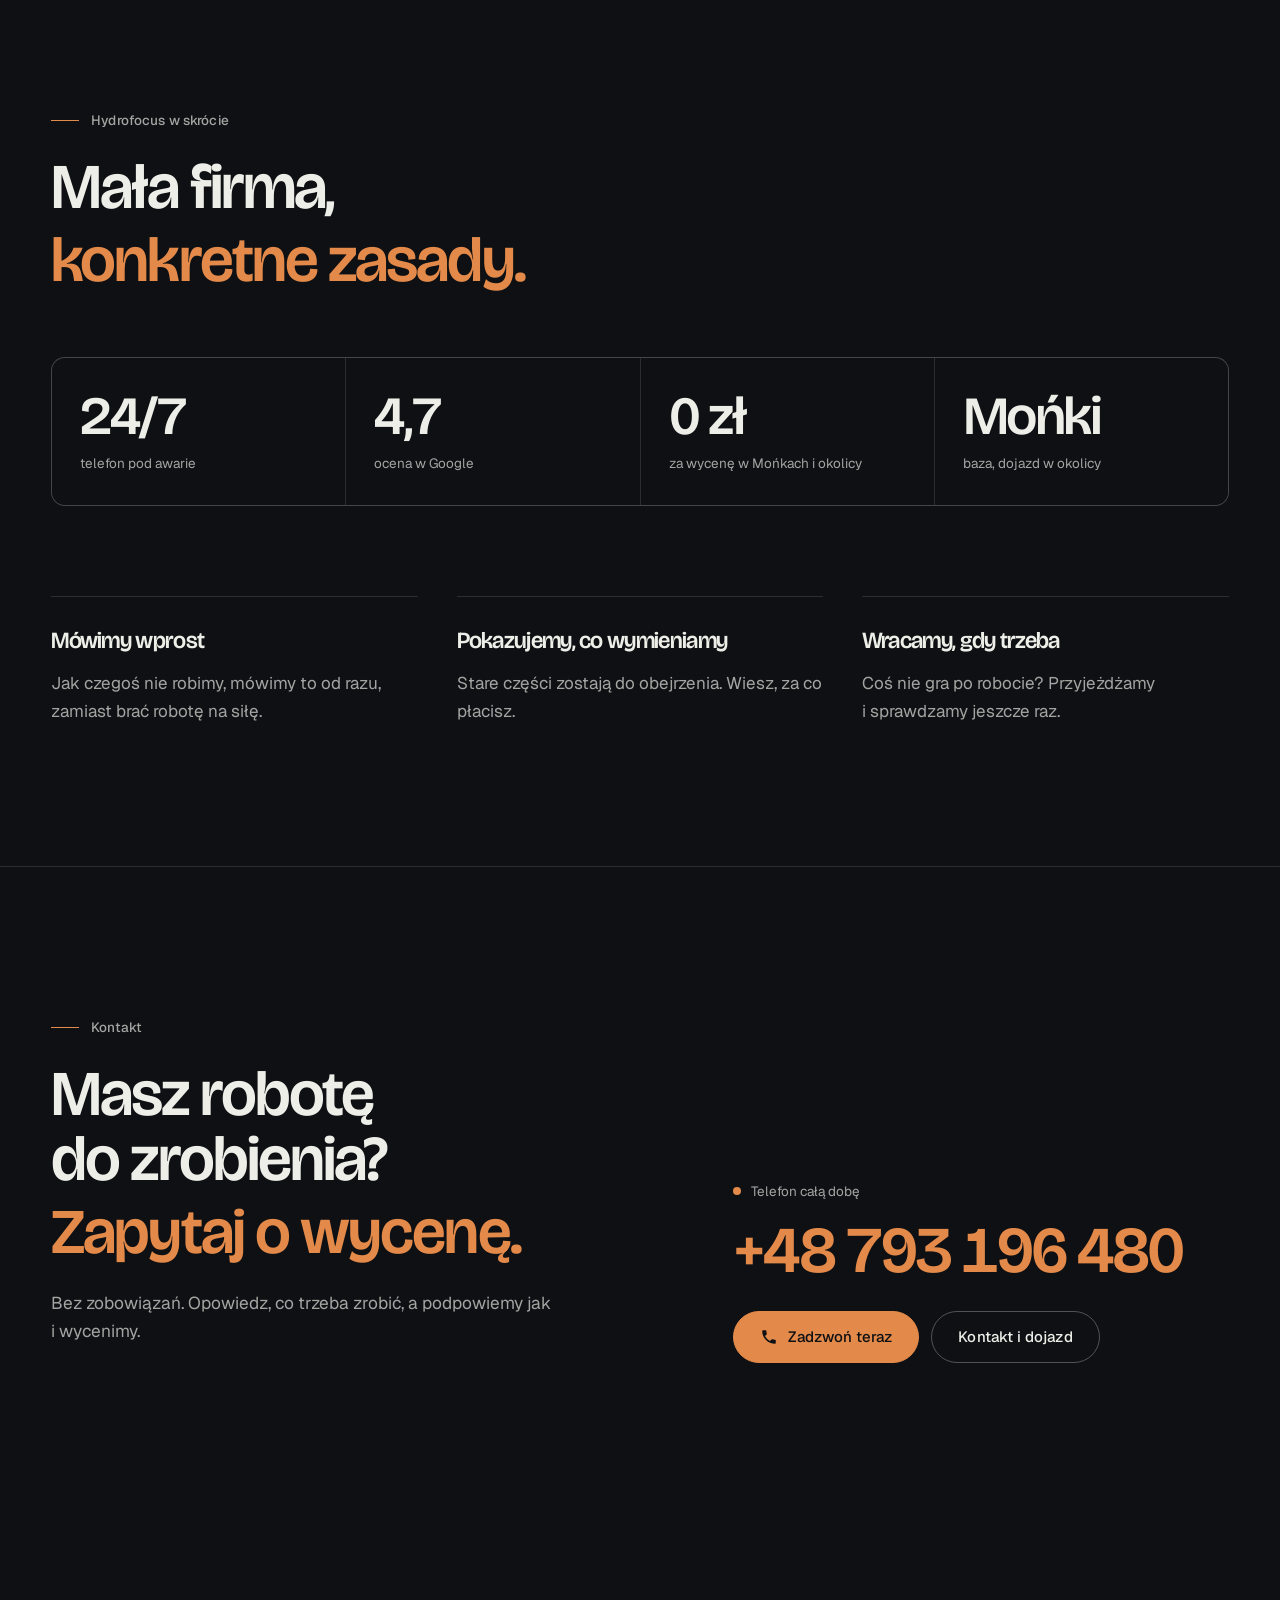
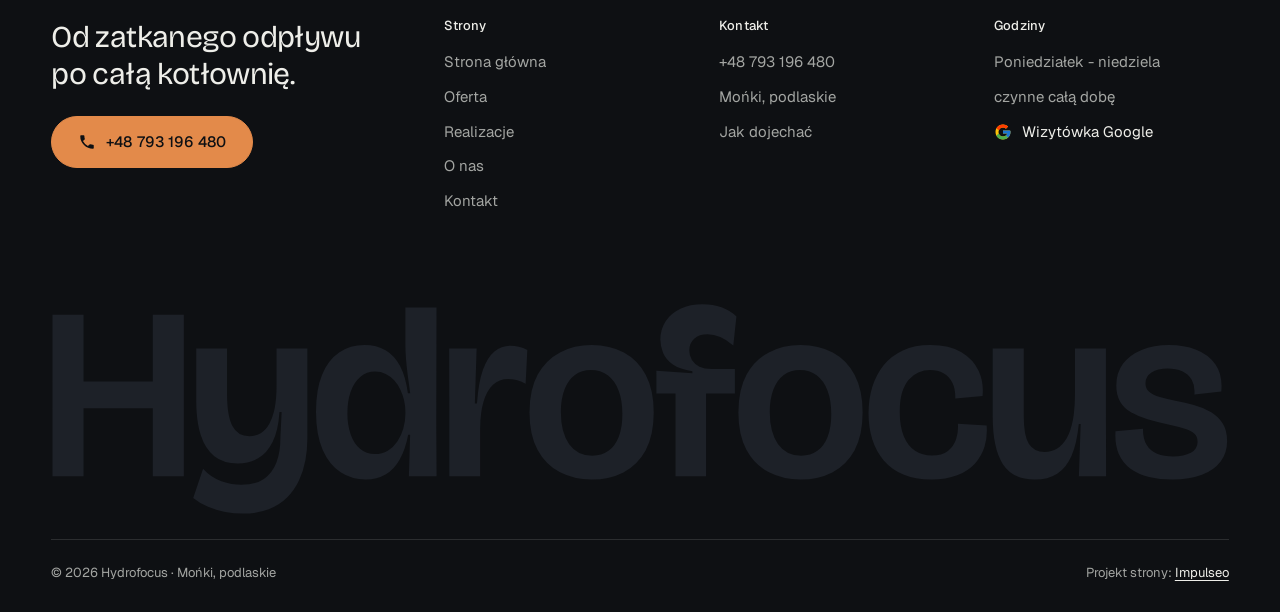
<file: o-nas.html>
<!DOCTYPE html>
<html lang="pl">
<head>
<meta charset="UTF-8">
<meta name="viewport" content="width=device-width, initial-scale=1.0">
<title>O nas - Hydrofocus, hydraulik Mońki</title>
<meta name="description" content="Hydraulik z Moniek z dojazdem w okolicy. Ogrzewanie podłogowe, kotłownie, instalacje wod-kan, awarie i udrażnianie. Cenę znasz przed robotą. Telefon całą dobę: +48 793 196 480.">
<link rel="canonical" href="https://impulseo-pl.github.io/hydrofocus/o-nas.html">
<meta name="robots" content="noindex, nofollow">
<meta name="theme-color" content="#0E1013">
<meta property="og:type" content="website">
<meta property="og:locale" content="pl_PL">
<meta property="og:site_name" content="Hydrofocus">
<meta property="og:title" content="O nas - Hydrofocus, hydraulik Mońki">
<meta property="og:description" content="Hydraulik z Moniek z dojazdem w okolicy. Ogrzewanie podłogowe, kotłownie, instalacje wod-kan, awarie i udrażnianie. Cenę znasz przed robotą. Telefon całą dobę: +48 793 196 480.">
<meta property="og:url" content="https://impulseo-pl.github.io/hydrofocus/o-nas.html">
<meta property="og:image" content="https://impulseo-pl.github.io/hydrofocus/img/og.jpg">
<meta property="og:image:width" content="1200">
<meta property="og:image:height" content="630">
<meta name="twitter:card" content="summary_large_image">
<script type="application/ld+json">{"@context": "https://schema.org", "@type": "Plumber", "name": "Hydrofocus", "url": "https://impulseo-pl.github.io/hydrofocus/", "telephone": "+48793196480", "image": "https://impulseo-pl.github.io/hydrofocus/img/og.jpg", "areaServed": "Mońki", "openingHours": "Mo-Su 00:00-23:59", "sameAs": ["https://www.google.com/maps?cid=2977518540617785377"]}</script>
<script>(function(){var d=document.documentElement;d.classList.add('js');try{if(!window.matchMedia('(prefers-reduced-motion: reduce)').matches)d.classList.add('anim');}catch(e){}setTimeout(function(){if(!d.classList.contains('anim-ok'))d.classList.remove('anim');},3500);})();</script>
<link rel="preload" as="image" href="img/head-o-nas.jpg" fetchpriority="high">
<link rel="preconnect" href="https://fonts.googleapis.com">
<link rel="preconnect" href="https://fonts.gstatic.com" crossorigin>
<link href="https://fonts.googleapis.com/css2?family=Bricolage+Grotesque:opsz,wght@12..96,400..700&family=Geist:wght@400..600&display=swap" rel="stylesheet">
<link rel="stylesheet" href="assets/styles.css?v=20261022a">
<script src="assets/lenis.min.js?v=1.1.20" defer></script>
<script src="assets/main.js?v=20261022a" defer></script>
</head>
<body>
<a class="skip" href="#tresc">Przejdź do treści</a>
<header class="site-head">
<div class="head-in">
  <a class="brand" href="index.html" aria-label="Hydrofocus - strona główna">
    <span class="znak"><svg class="wm" viewBox="40 -708 4814 867" role="img" aria-label="Hydrofocus"><path pathLength="1" style="--i:0" d="M456 0V-278H173V0H46V-660H173V-387H456V-660H583V0Z"/><path pathLength="1" style="--i:1" d="M822.7 153Q788.7 153 752.2 146.3Q715.7 139.7 682 125.3Q648.3 111 621.3 89L661.7 -30Q693.7 6 736.3 20.7Q779 35.3 818 35.3Q875 35.3 910.2 11.3Q945.3 -12.7 961.5 -55.7Q977.7 -98.7 977.7 -155.7L982.7 -262H974Q969.3 -187.3 946.3 -140.8Q923.3 -94.3 886.7 -73Q850 -51.7 803.3 -51.7Q745 -51.7 707.7 -81.3Q670.3 -111 652 -168Q633.7 -225 633.7 -306.3V-522H759.7V-336Q759.7 -247 781.5 -205.2Q803.3 -163.3 850.7 -163.3Q876.7 -163.3 897.5 -176Q918.3 -188.7 932.7 -214.5Q947 -240.3 954.5 -279.2Q962 -318 962 -369.3V-522H1088V-152Q1088 -108.7 1080 -64.8Q1072 -21 1053.7 18Q1035.3 57 1005 87.5Q974.7 118 929.7 135.5Q884.7 153 822.7 153Z"/><path pathLength="1" style="--i:2" d="M1326 13.7Q1270 13.7 1224 -16Q1178 -45.7 1150.7 -107.3Q1123.3 -169 1123.3 -264.7Q1123.3 -354.7 1148.2 -415Q1173 -475.3 1217.8 -505.7Q1262.7 -536 1321.7 -536Q1371 -536 1407.5 -514.8Q1444 -493.7 1467 -450Q1490 -406.3 1499 -339H1508.3Q1502.7 -379.7 1498 -414.8Q1493.3 -450 1491 -480.7Q1488.7 -511.3 1488.7 -537.7V-690H1616L1615 -206.7L1616.3 0H1503L1508 -169.7H1500.3Q1488.3 -108.3 1465 -67.5Q1441.7 -26.7 1407.2 -6.5Q1372.7 13.7 1326 13.7ZM1364.3 -90.3Q1393.7 -90.3 1416.8 -104.2Q1440 -118 1455.8 -141.8Q1471.7 -165.7 1480.2 -195.2Q1488.7 -224.7 1488.7 -255.7V-263Q1488.7 -286.3 1483.3 -310Q1478 -333.7 1467.8 -354.7Q1457.7 -375.7 1442.8 -392.2Q1428 -408.7 1408.5 -418.2Q1389 -427.7 1365.3 -427.7Q1329.7 -427.7 1304 -405.7Q1278.3 -383.7 1265 -345.3Q1251.7 -307 1251.7 -257.3Q1251.7 -209.3 1264.8 -171.3Q1278 -133.3 1303.2 -111.8Q1328.3 -90.3 1364.3 -90.3Z"/><path pathLength="1" style="--i:3" d="M1668.3 0V-266L1667.7 -522H1780L1772.7 -297H1781.3Q1787.3 -382.7 1805.7 -434.7Q1824 -486.7 1852.8 -510.2Q1881.7 -533.7 1918.3 -533.7Q1934.7 -533.7 1952.3 -529.5Q1970 -525.3 1987.3 -516.3L1980.3 -378Q1961.3 -388.3 1943 -393Q1924.7 -397.7 1908.3 -397.7Q1872.3 -397.7 1846.8 -373.7Q1821.3 -349.7 1807.8 -303.3Q1794.3 -257 1794.3 -190.7V0Z"/><path pathLength="1" style="--i:4" d="M2250.3 13.7Q2177 13.7 2119.3 -16.7Q2061.7 -47 2028.8 -108Q1996 -169 1996 -260.7Q1996 -354.3 2029.7 -415.2Q2063.3 -476 2120.8 -506Q2178.3 -536 2250.3 -536Q2324.7 -536 2381.8 -505.3Q2439 -474.7 2471.5 -413.5Q2504 -352.3 2504 -260Q2504 -166 2470.7 -105.3Q2437.3 -44.7 2379.8 -15.5Q2322.3 13.7 2250.3 13.7ZM2252.7 -83.7Q2291.7 -83.7 2319 -103.5Q2346.3 -123.3 2361 -161.5Q2375.7 -199.7 2375.7 -253.3Q2375.7 -310.3 2360.2 -350.3Q2344.7 -390.3 2316 -412.2Q2287.3 -434 2247.3 -434Q2209 -434 2181.5 -413.5Q2154 -393 2139.2 -354.3Q2124.3 -315.7 2124.3 -262Q2124.3 -178.3 2158.3 -131Q2192.3 -83.7 2252.7 -83.7Z"/><path pathLength="1" style="--i:5" d="M2593 0V-337.7H2514.7V-431.3L2662 -421.3V-429.3Q2610.7 -436.7 2582.2 -456.7Q2553.7 -476.7 2542.3 -503.8Q2531 -531 2531 -558.3Q2531 -601 2552.7 -633.7Q2574.3 -666.3 2613.5 -684.5Q2652.7 -702.7 2704.7 -702.7Q2746.3 -702.7 2780.7 -690.3Q2815 -678 2842 -653L2829.3 -534.7Q2801.7 -558.7 2776 -569.5Q2750.3 -580.3 2724 -580.3Q2689.3 -580.3 2669.3 -562.2Q2649.3 -544 2649.3 -513.7Q2649.3 -492.3 2660 -475Q2670.7 -457.7 2690.8 -447.7Q2711 -437.7 2740 -437.7H2835.7V-337.7H2718V0Z"/><path pathLength="1" style="--i:6" d="M3104.3 13.7Q3031 13.7 2973.3 -16.7Q2915.7 -47 2882.8 -108Q2850 -169 2850 -260.7Q2850 -354.3 2883.7 -415.2Q2917.3 -476 2974.8 -506Q3032.3 -536 3104.3 -536Q3178.7 -536 3235.8 -505.3Q3293 -474.7 3325.5 -413.5Q3358 -352.3 3358 -260Q3358 -166 3324.7 -105.3Q3291.3 -44.7 3233.8 -15.5Q3176.3 13.7 3104.3 13.7ZM3106.7 -83.7Q3145.7 -83.7 3173 -103.5Q3200.3 -123.3 3215 -161.5Q3229.7 -199.7 3229.7 -253.3Q3229.7 -310.3 3214.2 -350.3Q3198.7 -390.3 3170 -412.2Q3141.3 -434 3101.3 -434Q3063 -434 3035.5 -413.5Q3008 -393 2993.2 -354.3Q2978.3 -315.7 2978.3 -262Q2978.3 -178.3 3012.3 -131Q3046.3 -83.7 3106.7 -83.7Z"/><path pathLength="1" style="--i:7" d="M3638.7 13.7Q3573 13.7 3524.5 -6.8Q3476 -27.3 3444.3 -64.3Q3412.7 -101.3 3397.3 -150.5Q3382 -199.7 3382 -257Q3382 -314.3 3397.3 -364.5Q3412.7 -414.7 3443.7 -453.7Q3474.7 -492.7 3522.5 -514.3Q3570.3 -536 3635.3 -536Q3713 -536 3762 -506.5Q3811 -477 3832.5 -430Q3854 -383 3848.3 -328.3L3736.7 -317.7Q3737.7 -356.3 3724.8 -382Q3712 -407.7 3688.7 -420.7Q3665.3 -433.7 3634 -433.7Q3608.3 -433.7 3585.8 -424.3Q3563.3 -415 3546.2 -394.5Q3529 -374 3519.3 -341.8Q3509.7 -309.7 3509.7 -263Q3509.7 -203 3526.2 -163.2Q3542.7 -123.3 3572.2 -103.8Q3601.7 -84.3 3641 -84.3Q3682.7 -84.3 3706.7 -103.2Q3730.7 -122 3740.3 -152Q3750 -182 3747.3 -214L3865 -207Q3868.7 -162 3856.8 -122Q3845 -82 3816.7 -51.3Q3788.3 -20.7 3744 -3.5Q3699.7 13.7 3638.7 13.7Z"/><path pathLength="1" style="--i:8" d="M4061.7 13.7Q3973 13.7 3931.3 -49.3Q3889.7 -112.3 3889.7 -243.7V-522H4016.7V-245Q4016.7 -166 4037.3 -132.5Q4058 -99 4102 -99Q4130.7 -99 4153.5 -113Q4176.3 -127 4192.7 -155.7Q4209 -184.3 4217.5 -229.2Q4226 -274 4226 -336.7V-522H4352.7V-251L4353.3 0H4242L4249.3 -213.3H4241.7Q4234 -134 4212.2 -84Q4190.3 -34 4153.2 -10.2Q4116 13.7 4061.7 13.7Z"/><path pathLength="1" style="--i:9" d="M4623.3 13.7Q4572.3 13.7 4528.7 3.2Q4485 -7.3 4453.2 -30.3Q4421.3 -53.3 4404.8 -91.5Q4388.3 -129.7 4391.7 -184L4504 -194.3Q4503.7 -153.3 4518.7 -128.2Q4533.7 -103 4561.5 -91.8Q4589.3 -80.7 4627.3 -80.7Q4672.3 -80.7 4699.8 -95.8Q4727.3 -111 4727.3 -141Q4727.3 -161.7 4714.5 -173.7Q4701.7 -185.7 4675.2 -193.8Q4648.7 -202 4607.7 -211Q4562 -221.7 4523 -233Q4484 -244.3 4455.2 -261.3Q4426.3 -278.3 4410.7 -304.7Q4395 -331 4395 -371Q4395 -422.3 4422.3 -459.2Q4449.7 -496 4498.5 -516Q4547.3 -536 4612 -536Q4671 -536 4721.5 -517Q4772 -498 4801.2 -456Q4830.3 -414 4824.3 -345.7L4714.3 -333.7Q4717.3 -369.3 4703.7 -393Q4690 -416.7 4664.7 -428.5Q4639.3 -440.3 4605 -440.3Q4563 -440.3 4538.7 -423.8Q4514.3 -407.3 4514.3 -380.3Q4514.3 -358 4529.3 -344.7Q4544.3 -331.3 4572.7 -323.5Q4601 -315.7 4640.7 -307.3Q4675.3 -300.7 4711.7 -290.8Q4748 -281 4778.8 -263.7Q4809.7 -246.3 4828.8 -217.3Q4848 -188.3 4848 -143Q4848 -95.3 4821.5 -60Q4795 -24.7 4745 -5.5Q4695 13.7 4623.3 13.7Z"/></svg></span>
    <span class="brand-sub">Hydraulika i&nbsp;ogrzewanie<br>Mońki · 24h</span>
  </a>
  <nav class="nav-links" aria-label="Menu główne">
    <a class="nl" href="oferta.html">Oferta</a><a class="nl" href="realizacje.html">Realizacje</a><a class="nl" href="o-nas.html" aria-current="page">O&nbsp;nas</a><a class="nl" href="kontakt.html">Kontakt</a>
    <a class="btn btn-copper nav-cta" href="tel:+48793196480"><span class="live" aria-hidden="true"></span>+48 793 196 480</a>
  </nav>
  <button class="burger" type="button" aria-label="Otwórz menu" aria-expanded="false" aria-controls="mnav"><span></span><span></span></button>
</div>
</header>
<div class="mnav" id="mnav">
  <div class="mnav-in">
    <a class="ml" href="index.html">Strona główna</a><a class="ml" href="oferta.html">Oferta</a><a class="ml" href="realizacje.html">Realizacje</a><a class="ml" href="o-nas.html" aria-current="page">O&nbsp;nas</a><a class="ml" href="kontakt.html">Kontakt</a>
    <div class="mnav-foot">
      <span>Telefon czynny całą dobę, 7 dni w&nbsp;tygodniu</span>
      <a class="btn btn-copper" href="tel:+48793196480"><svg class="ico" width="16" height="16" viewBox="0 0 24 24" fill="none" aria-hidden="true"><path d="M6.6 10.8a15.5 15.5 0 0 0 6.6 6.6l2.2-2.2a1 1 0 0 1 1-.24 11.4 11.4 0 0 0 3.6.58 1 1 0 0 1 1 1V20a1 1 0 0 1-1 1A17 17 0 0 1 3 4a1 1 0 0 1 1-1h3.5a1 1 0 0 1 1 1c0 1.25.2 2.46.58 3.6a1 1 0 0 1-.25 1l-2.23 2.2Z" fill="currentColor"/></svg>+48 793 196 480</a>
    </div>
  </div>
</div>
<main id="tresc">

<section class="pagehead">
  <div class="pagehead-media"><img src="img/head-o-nas.jpg" alt="Ciemna łazienka z umywalką nablatową i miedzianymi lampami" width="1600" height="1068" decoding="async" fetchpriority="high"></div>
  <div class="ph-in">
    <p class="crumb up" style="--d:0"><a href="index.html">Strona główna</a><span class="sl" aria-hidden="true"></span>O&nbsp;nas</p>
    <h1><span class="ln"><span class="ln-i" style="--k:0">Hydraulik</span></span><span class="ln"><span class="ln-i" style="--k:1"><em>z&nbsp;okolic Moniek.</em></span></span></h1>
    <p class="ph-lead up" style="--d:300">Hydraulika i&nbsp;ogrzewanie w&nbsp;Mońkach i&nbsp;okolicy. Od zatkanego odpływu po całą kotłownię.</p>
  </div>
</section>

<section class="sec">
  <div class="wrap story">
    <figure class="fig rv-img rv">
      <img src="img/g3.jpg" alt="Rury zasilające i powrotne prowadzone do rozdzielacza - realizacja Hydrofocus" width="1880" height="1391" decoding="async">
      <figcaption class="fig-tag">Rozprowadzenie do rozdzielacza w&nbsp;nowym domu</figcaption>
    </figure>
    <div class="story-txt">
      <p class="eyebrow rv">O&nbsp;nas</p>
      <h2 class="h2 rv rv-h"><span class="ln"><span class="ln-i" style="--k:0">Ty mówisz, co się dzieje.</span></span><span class="ln"><span class="ln-i" style="--k:1"><em>My mówimy, ile i&nbsp;kiedy.</em></span></span></h2>
      <p class="rv" style="--d:100;margin-top:30px">Hydrofocus to hydraulika i&nbsp;ogrzewanie z&nbsp;bazą w&nbsp;Mońkach. Najwięcej pracy mamy przy nowych domach: ogrzewanie podłogowe, rozdzielacze, kotłownie z&nbsp;grupami pompowymi i&nbsp;instalacje wod-kan.</p>
      <p class="rv" style="--d:140">Zanim cokolwiek rozbierzemy, sprawdzamy, co się naprawdę dzieje. Spora część „poważnych awarii” to w&nbsp;praktyce uszczelka albo zapchany syfon. Jak wystarczy uszczelka, wymieniamy uszczelkę.</p>
      <p class="rv" style="--d:180">Drobna naprawa czy remont całej instalacji, przyjeżdżamy tak samo. Telefon odbieramy całą dobę, bo woda nie czeka do poniedziałku.</p>
      <a class="btn btn-copper rv" style="--d:220" href="tel:+48793196480"><svg class="ico" width="16" height="16" viewBox="0 0 24 24" fill="none" aria-hidden="true"><path d="M6.6 10.8a15.5 15.5 0 0 0 6.6 6.6l2.2-2.2a1 1 0 0 1 1-.24 11.4 11.4 0 0 0 3.6.58 1 1 0 0 1 1 1V20a1 1 0 0 1-1 1A17 17 0 0 1 3 4a1 1 0 0 1 1-1h3.5a1 1 0 0 1 1 1c0 1.25.2 2.46.58 3.6a1 1 0 0 1-.25 1l-2.23 2.2Z" fill="currentColor"/></svg>+48 793 196 480</a>
    </div>
  </div>
</section>

<section class="sec dark">
  <div class="wrap">
    <div class="sec-head">
      <div>
        <p class="eyebrow rv">Hydrofocus w&nbsp;skrócie</p>
        <h2 class="h2 rv rv-h"><span class="ln"><span class="ln-i" style="--k:0">Mała firma,</span></span><span class="ln"><span class="ln-i" style="--k:1"><em>konkretne zasady.</em></span></span></h2>
      </div>
    </div>
    <div class="numbers rv">
      <div class="stat"><b>24/7</b><span>telefon pod awarie</span></div>
      <div class="stat"><b><span class="num" data-to="5,0">5,0</span></b><span>ocena w&nbsp;Google</span></div>
      <div class="stat"><b>0 zł</b><span>za wycenę w&nbsp;Mońkach i&nbsp;okolicy</span></div>
      <div class="stat"><b>Mońki</b><span>baza, dojazd w&nbsp;okolicy</span></div>
    </div>
    <div class="vals">
      <div class="val rv"><h3>Mówimy wprost</h3><p>Jak czegoś nie robimy, mówimy to od razu, zamiast brać robotę na siłę.</p></div>
      <div class="val rv" style="--d:100"><h3>Pokazujemy, co wymieniamy</h3><p>Stare części zostają do obejrzenia. Wiesz, za co płacisz.</p></div>
      <div class="val rv" style="--d:200"><h3>Wracamy, gdy trzeba</h3><p>Coś nie gra po robocie? Przyjeżdżamy i&nbsp;sprawdzamy jeszcze raz.</p></div>
    </div>
  </div>
</section>
<section class="cta-band dark">
  <div class="wrap cta-grid">
    <div>
      <p class="eyebrow rv">Kontakt</p>
      <h2 class="h2 rv rv-h"><span class="ln"><span class="ln-i" style="--k:0">Masz robotę do zrobienia?</span></span><span class="ln"><span class="ln-i" style="--k:1"><em>Zapytaj o&nbsp;wycenę.</em></span></span></h2>
      <p class="lead rv" style="--d:120">Bez zobowiązań. Opowiedz, co trzeba zrobić, a&nbsp;podpowiemy jak i&nbsp;wycenimy.</p>
    </div>
    <div class="cta-side rv" style="--d:180">
      <span class="lbl"><span class="live" aria-hidden="true"></span>Telefon całą dobę</span>
      <a class="cta-phone" href="tel:+48793196480">+48 793 196 480</a>
      <div class="cta-row">
        <a class="btn btn-copper" href="tel:+48793196480"><svg class="ico" width="16" height="16" viewBox="0 0 24 24" fill="none" aria-hidden="true"><path d="M6.6 10.8a15.5 15.5 0 0 0 6.6 6.6l2.2-2.2a1 1 0 0 1 1-.24 11.4 11.4 0 0 0 3.6.58 1 1 0 0 1 1 1V20a1 1 0 0 1-1 1A17 17 0 0 1 3 4a1 1 0 0 1 1-1h3.5a1 1 0 0 1 1 1c0 1.25.2 2.46.58 3.6a1 1 0 0 1-.25 1l-2.23 2.2Z" fill="currentColor"/></svg>Zadzwoń teraz</a>
        <a class="btn btn-ghost" href="kontakt.html">Kontakt i&nbsp;dojazd</a>
      </div>
    </div>
  </div>
</section>
</main>
<footer class="site-foot">
  <div class="wrap">
    <div class="foot-top">
      <div>
        <p class="foot-claim">Od zatkanego odpływu po całą kotłownię.</p>
        <a class="btn btn-copper" href="tel:+48793196480"><svg class="ico" width="16" height="16" viewBox="0 0 24 24" fill="none" aria-hidden="true"><path d="M6.6 10.8a15.5 15.5 0 0 0 6.6 6.6l2.2-2.2a1 1 0 0 1 1-.24 11.4 11.4 0 0 0 3.6.58 1 1 0 0 1 1 1V20a1 1 0 0 1-1 1A17 17 0 0 1 3 4a1 1 0 0 1 1-1h3.5a1 1 0 0 1 1 1c0 1.25.2 2.46.58 3.6a1 1 0 0 1-.25 1l-2.23 2.2Z" fill="currentColor"/></svg>+48 793 196 480</a>
      </div>
      <div>
        <h4>Strony</h4>
        <ul><li><a href="index.html">Strona główna</a></li><li><a href="oferta.html">Oferta</a></li><li><a href="realizacje.html">Realizacje</a></li><li><a href="o-nas.html">O&nbsp;nas</a></li><li><a href="kontakt.html">Kontakt</a></li></ul>
      </div>
      <div>
        <h4>Kontakt</h4>
        <ul>
          <li><a href="tel:+48793196480">+48 793 196 480</a></li>
          <li>Mońki, podlaskie</li>
          <li><a href="https://www.google.com/maps?cid=2977518540617785377" target="_blank" rel="noopener">Jak dojechać</a></li>
        </ul>
      </div>
      <div>
        <h4>Godziny</h4>
        <ul>
          <li>Poniedziałek - niedziela</li>
          <li>czynne całą dobę</li>
          <li><a class="soc" href="https://www.google.com/maps?cid=2977518540617785377" target="_blank" rel="noopener" aria-label="Wizytówka Hydrofocus w Google"><svg class="g-logo" viewBox="0 0 48 48" aria-hidden="true"><path fill="#FFC107" d="M43.6 20.5H42V20H24v8h11.3C33.7 32.7 29.2 36 24 36c-6.6 0-12-5.4-12-12s5.4-12 12-12c3.1 0 5.8 1.2 7.9 3.1l5.7-5.7C34 6.1 29.3 4 24 4 12.9 4 4 12.9 4 24s8.9 20 20 20 20-8.9 20-20c0-1.3-.1-2.4-.4-3.5z"/><path fill="#FF3D00" d="m6.3 14.7 6.6 4.8C14.7 15.1 19 12 24 12c3.1 0 5.8 1.2 7.9 3.1l5.7-5.7C34 6.1 29.3 4 24 4 16.3 4 9.7 8.3 6.3 14.7z"/><path fill="#4CAF50" d="M24 44c5.2 0 9.9-2 13.4-5.2l-6.2-5.2A11.9 11.9 0 0 1 24 36c-5.2 0-9.6-3.3-11.3-7.9l-6.5 5C9.5 39.6 16.2 44 24 44z"/><path fill="#1976D2" d="M43.6 20.5H42V20H24v8h11.3a12 12 0 0 1-4.1 5.6l6.2 5.2C37 39.2 44 34 44 24c0-1.3-.1-2.4-.4-3.5z"/></svg>Wizytówka Google</a></li>
        </ul>
      </div>
    </div>
    <div class="foot-mark" aria-hidden="true"><svg class="wm-foot" viewBox="40 -708 4814 867" aria-hidden="true" focusable="false"><path style="--i:0" d="M456 0V-278H173V0H46V-660H173V-387H456V-660H583V0Z"/><path style="--i:1" d="M822.7 153Q788.7 153 752.2 146.3Q715.7 139.7 682 125.3Q648.3 111 621.3 89L661.7 -30Q693.7 6 736.3 20.7Q779 35.3 818 35.3Q875 35.3 910.2 11.3Q945.3 -12.7 961.5 -55.7Q977.7 -98.7 977.7 -155.7L982.7 -262H974Q969.3 -187.3 946.3 -140.8Q923.3 -94.3 886.7 -73Q850 -51.7 803.3 -51.7Q745 -51.7 707.7 -81.3Q670.3 -111 652 -168Q633.7 -225 633.7 -306.3V-522H759.7V-336Q759.7 -247 781.5 -205.2Q803.3 -163.3 850.7 -163.3Q876.7 -163.3 897.5 -176Q918.3 -188.7 932.7 -214.5Q947 -240.3 954.5 -279.2Q962 -318 962 -369.3V-522H1088V-152Q1088 -108.7 1080 -64.8Q1072 -21 1053.7 18Q1035.3 57 1005 87.5Q974.7 118 929.7 135.5Q884.7 153 822.7 153Z"/><path style="--i:2" d="M1326 13.7Q1270 13.7 1224 -16Q1178 -45.7 1150.7 -107.3Q1123.3 -169 1123.3 -264.7Q1123.3 -354.7 1148.2 -415Q1173 -475.3 1217.8 -505.7Q1262.7 -536 1321.7 -536Q1371 -536 1407.5 -514.8Q1444 -493.7 1467 -450Q1490 -406.3 1499 -339H1508.3Q1502.7 -379.7 1498 -414.8Q1493.3 -450 1491 -480.7Q1488.7 -511.3 1488.7 -537.7V-690H1616L1615 -206.7L1616.3 0H1503L1508 -169.7H1500.3Q1488.3 -108.3 1465 -67.5Q1441.7 -26.7 1407.2 -6.5Q1372.7 13.7 1326 13.7ZM1364.3 -90.3Q1393.7 -90.3 1416.8 -104.2Q1440 -118 1455.8 -141.8Q1471.7 -165.7 1480.2 -195.2Q1488.7 -224.7 1488.7 -255.7V-263Q1488.7 -286.3 1483.3 -310Q1478 -333.7 1467.8 -354.7Q1457.7 -375.7 1442.8 -392.2Q1428 -408.7 1408.5 -418.2Q1389 -427.7 1365.3 -427.7Q1329.7 -427.7 1304 -405.7Q1278.3 -383.7 1265 -345.3Q1251.7 -307 1251.7 -257.3Q1251.7 -209.3 1264.8 -171.3Q1278 -133.3 1303.2 -111.8Q1328.3 -90.3 1364.3 -90.3Z"/><path style="--i:3" d="M1668.3 0V-266L1667.7 -522H1780L1772.7 -297H1781.3Q1787.3 -382.7 1805.7 -434.7Q1824 -486.7 1852.8 -510.2Q1881.7 -533.7 1918.3 -533.7Q1934.7 -533.7 1952.3 -529.5Q1970 -525.3 1987.3 -516.3L1980.3 -378Q1961.3 -388.3 1943 -393Q1924.7 -397.7 1908.3 -397.7Q1872.3 -397.7 1846.8 -373.7Q1821.3 -349.7 1807.8 -303.3Q1794.3 -257 1794.3 -190.7V0Z"/><path style="--i:4" d="M2250.3 13.7Q2177 13.7 2119.3 -16.7Q2061.7 -47 2028.8 -108Q1996 -169 1996 -260.7Q1996 -354.3 2029.7 -415.2Q2063.3 -476 2120.8 -506Q2178.3 -536 2250.3 -536Q2324.7 -536 2381.8 -505.3Q2439 -474.7 2471.5 -413.5Q2504 -352.3 2504 -260Q2504 -166 2470.7 -105.3Q2437.3 -44.7 2379.8 -15.5Q2322.3 13.7 2250.3 13.7ZM2252.7 -83.7Q2291.7 -83.7 2319 -103.5Q2346.3 -123.3 2361 -161.5Q2375.7 -199.7 2375.7 -253.3Q2375.7 -310.3 2360.2 -350.3Q2344.7 -390.3 2316 -412.2Q2287.3 -434 2247.3 -434Q2209 -434 2181.5 -413.5Q2154 -393 2139.2 -354.3Q2124.3 -315.7 2124.3 -262Q2124.3 -178.3 2158.3 -131Q2192.3 -83.7 2252.7 -83.7Z"/><path style="--i:5" d="M2593 0V-337.7H2514.7V-431.3L2662 -421.3V-429.3Q2610.7 -436.7 2582.2 -456.7Q2553.7 -476.7 2542.3 -503.8Q2531 -531 2531 -558.3Q2531 -601 2552.7 -633.7Q2574.3 -666.3 2613.5 -684.5Q2652.7 -702.7 2704.7 -702.7Q2746.3 -702.7 2780.7 -690.3Q2815 -678 2842 -653L2829.3 -534.7Q2801.7 -558.7 2776 -569.5Q2750.3 -580.3 2724 -580.3Q2689.3 -580.3 2669.3 -562.2Q2649.3 -544 2649.3 -513.7Q2649.3 -492.3 2660 -475Q2670.7 -457.7 2690.8 -447.7Q2711 -437.7 2740 -437.7H2835.7V-337.7H2718V0Z"/><path style="--i:6" d="M3104.3 13.7Q3031 13.7 2973.3 -16.7Q2915.7 -47 2882.8 -108Q2850 -169 2850 -260.7Q2850 -354.3 2883.7 -415.2Q2917.3 -476 2974.8 -506Q3032.3 -536 3104.3 -536Q3178.7 -536 3235.8 -505.3Q3293 -474.7 3325.5 -413.5Q3358 -352.3 3358 -260Q3358 -166 3324.7 -105.3Q3291.3 -44.7 3233.8 -15.5Q3176.3 13.7 3104.3 13.7ZM3106.7 -83.7Q3145.7 -83.7 3173 -103.5Q3200.3 -123.3 3215 -161.5Q3229.7 -199.7 3229.7 -253.3Q3229.7 -310.3 3214.2 -350.3Q3198.7 -390.3 3170 -412.2Q3141.3 -434 3101.3 -434Q3063 -434 3035.5 -413.5Q3008 -393 2993.2 -354.3Q2978.3 -315.7 2978.3 -262Q2978.3 -178.3 3012.3 -131Q3046.3 -83.7 3106.7 -83.7Z"/><path style="--i:7" d="M3638.7 13.7Q3573 13.7 3524.5 -6.8Q3476 -27.3 3444.3 -64.3Q3412.7 -101.3 3397.3 -150.5Q3382 -199.7 3382 -257Q3382 -314.3 3397.3 -364.5Q3412.7 -414.7 3443.7 -453.7Q3474.7 -492.7 3522.5 -514.3Q3570.3 -536 3635.3 -536Q3713 -536 3762 -506.5Q3811 -477 3832.5 -430Q3854 -383 3848.3 -328.3L3736.7 -317.7Q3737.7 -356.3 3724.8 -382Q3712 -407.7 3688.7 -420.7Q3665.3 -433.7 3634 -433.7Q3608.3 -433.7 3585.8 -424.3Q3563.3 -415 3546.2 -394.5Q3529 -374 3519.3 -341.8Q3509.7 -309.7 3509.7 -263Q3509.7 -203 3526.2 -163.2Q3542.7 -123.3 3572.2 -103.8Q3601.7 -84.3 3641 -84.3Q3682.7 -84.3 3706.7 -103.2Q3730.7 -122 3740.3 -152Q3750 -182 3747.3 -214L3865 -207Q3868.7 -162 3856.8 -122Q3845 -82 3816.7 -51.3Q3788.3 -20.7 3744 -3.5Q3699.7 13.7 3638.7 13.7Z"/><path style="--i:8" d="M4061.7 13.7Q3973 13.7 3931.3 -49.3Q3889.7 -112.3 3889.7 -243.7V-522H4016.7V-245Q4016.7 -166 4037.3 -132.5Q4058 -99 4102 -99Q4130.7 -99 4153.5 -113Q4176.3 -127 4192.7 -155.7Q4209 -184.3 4217.5 -229.2Q4226 -274 4226 -336.7V-522H4352.7V-251L4353.3 0H4242L4249.3 -213.3H4241.7Q4234 -134 4212.2 -84Q4190.3 -34 4153.2 -10.2Q4116 13.7 4061.7 13.7Z"/><path style="--i:9" d="M4623.3 13.7Q4572.3 13.7 4528.7 3.2Q4485 -7.3 4453.2 -30.3Q4421.3 -53.3 4404.8 -91.5Q4388.3 -129.7 4391.7 -184L4504 -194.3Q4503.7 -153.3 4518.7 -128.2Q4533.7 -103 4561.5 -91.8Q4589.3 -80.7 4627.3 -80.7Q4672.3 -80.7 4699.8 -95.8Q4727.3 -111 4727.3 -141Q4727.3 -161.7 4714.5 -173.7Q4701.7 -185.7 4675.2 -193.8Q4648.7 -202 4607.7 -211Q4562 -221.7 4523 -233Q4484 -244.3 4455.2 -261.3Q4426.3 -278.3 4410.7 -304.7Q4395 -331 4395 -371Q4395 -422.3 4422.3 -459.2Q4449.7 -496 4498.5 -516Q4547.3 -536 4612 -536Q4671 -536 4721.5 -517Q4772 -498 4801.2 -456Q4830.3 -414 4824.3 -345.7L4714.3 -333.7Q4717.3 -369.3 4703.7 -393Q4690 -416.7 4664.7 -428.5Q4639.3 -440.3 4605 -440.3Q4563 -440.3 4538.7 -423.8Q4514.3 -407.3 4514.3 -380.3Q4514.3 -358 4529.3 -344.7Q4544.3 -331.3 4572.7 -323.5Q4601 -315.7 4640.7 -307.3Q4675.3 -300.7 4711.7 -290.8Q4748 -281 4778.8 -263.7Q4809.7 -246.3 4828.8 -217.3Q4848 -188.3 4848 -143Q4848 -95.3 4821.5 -60Q4795 -24.7 4745 -5.5Q4695 13.7 4623.3 13.7Z"/></svg></div>
    <div class="foot-bottom">
      <span>© 2026 Hydrofocus · Mońki, podlaskie</span>
      <span>Projekt strony: <a class="foot-credit" href="https://impulseo.pl" target="_blank" rel="noopener">Impulseo</a></span>
    </div>
  </div>
</footer>
<div class="sticky-call">
  <a class="btn btn-copper" href="tel:+48793196480"><svg class="ico" width="16" height="16" viewBox="0 0 24 24" fill="none" aria-hidden="true"><path d="M6.6 10.8a15.5 15.5 0 0 0 6.6 6.6l2.2-2.2a1 1 0 0 1 1-.24 11.4 11.4 0 0 0 3.6.58 1 1 0 0 1 1 1V20a1 1 0 0 1-1 1A17 17 0 0 1 3 4a1 1 0 0 1 1-1h3.5a1 1 0 0 1 1 1c0 1.25.2 2.46.58 3.6a1 1 0 0 1-.25 1l-2.23 2.2Z" fill="currentColor"/></svg>Zadzwoń</a>
  <a class="btn btn-ghost" href="kontakt.html">Kontakt i&nbsp;dojazd</a>
</div>
</body>
</html>
</file>
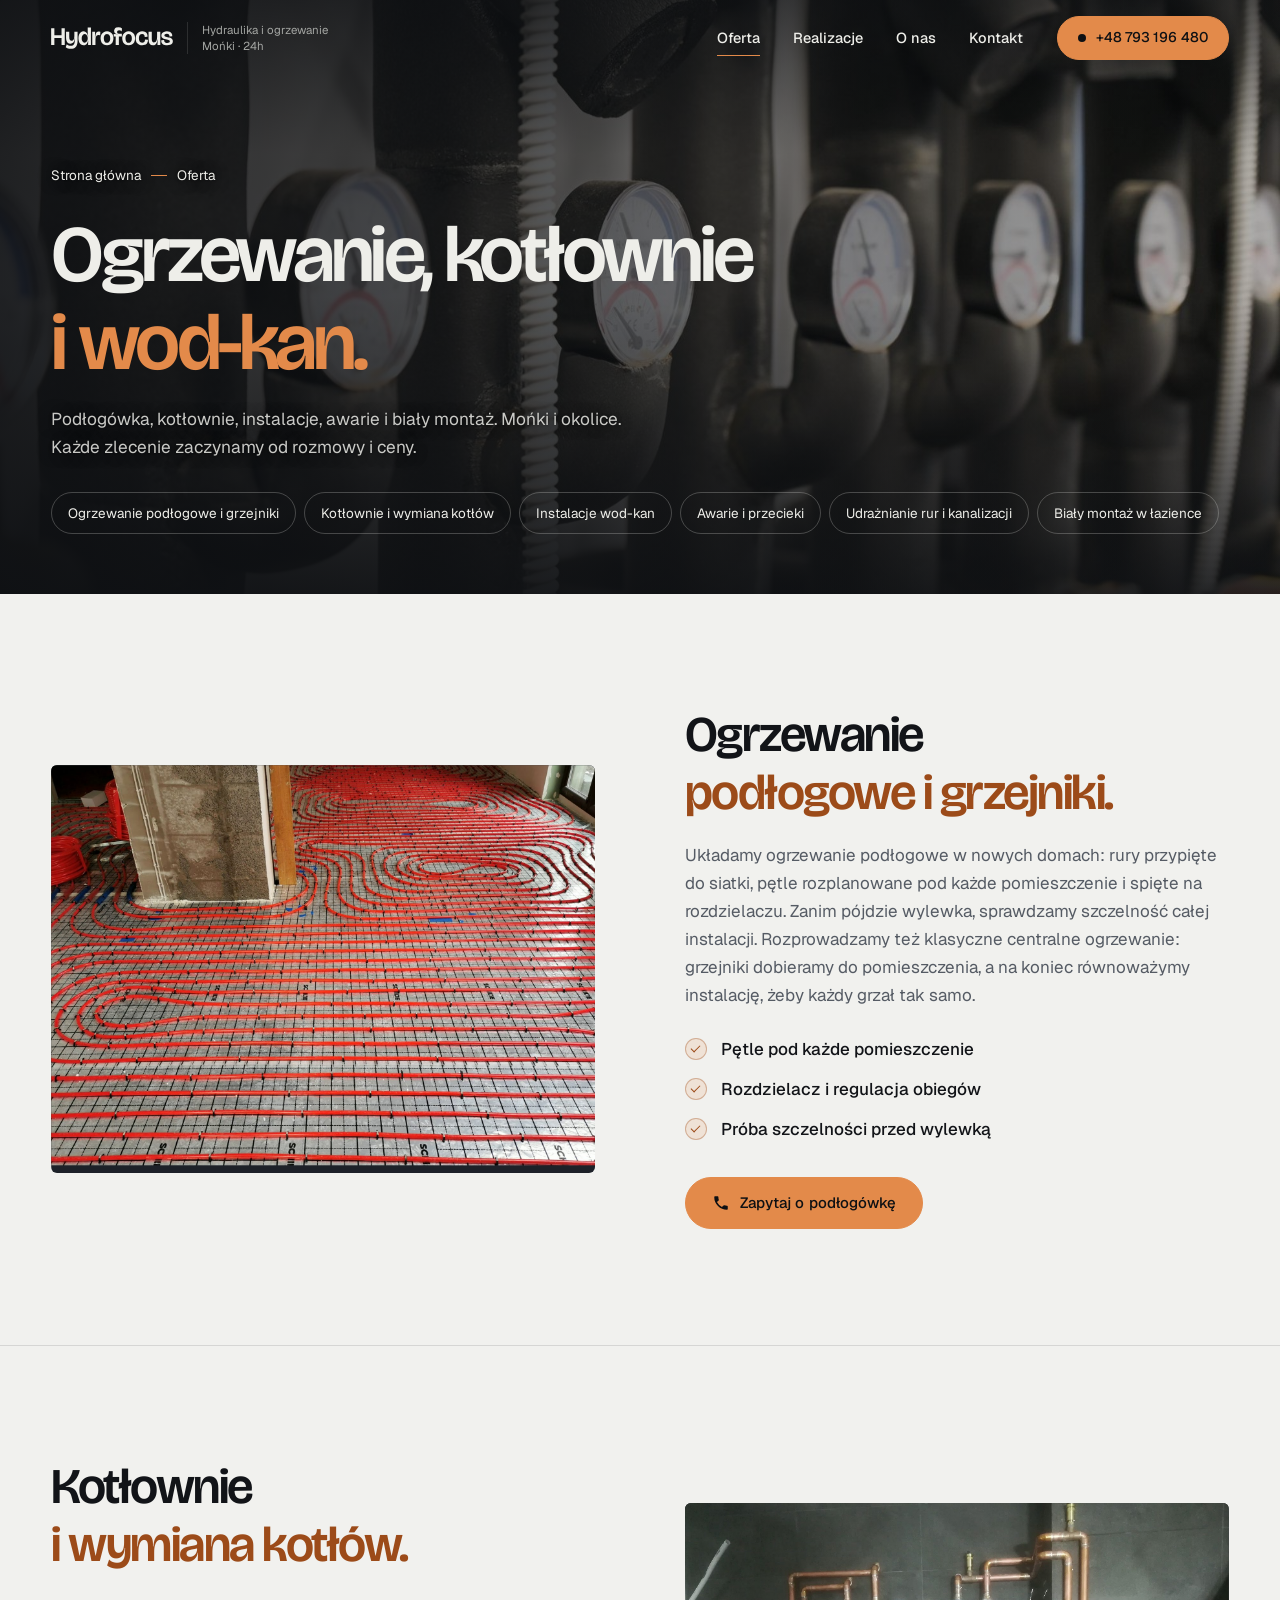
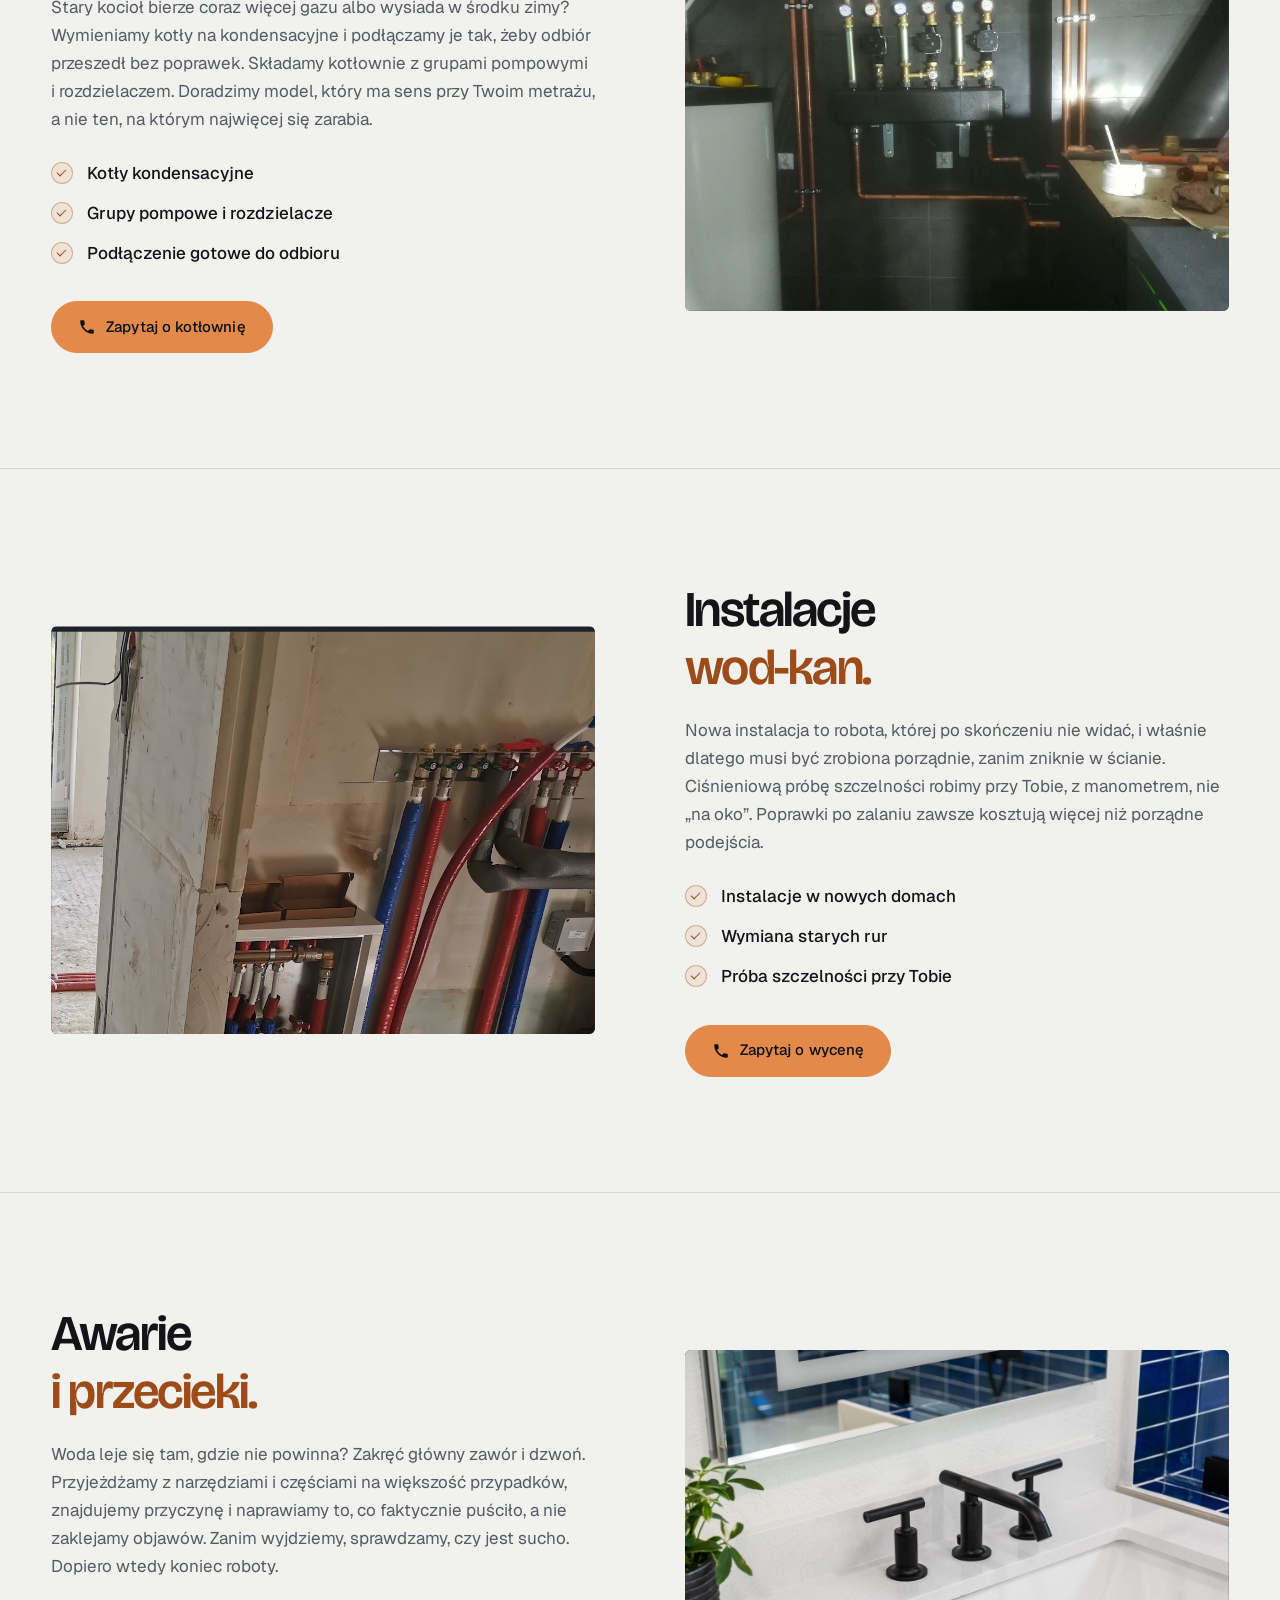
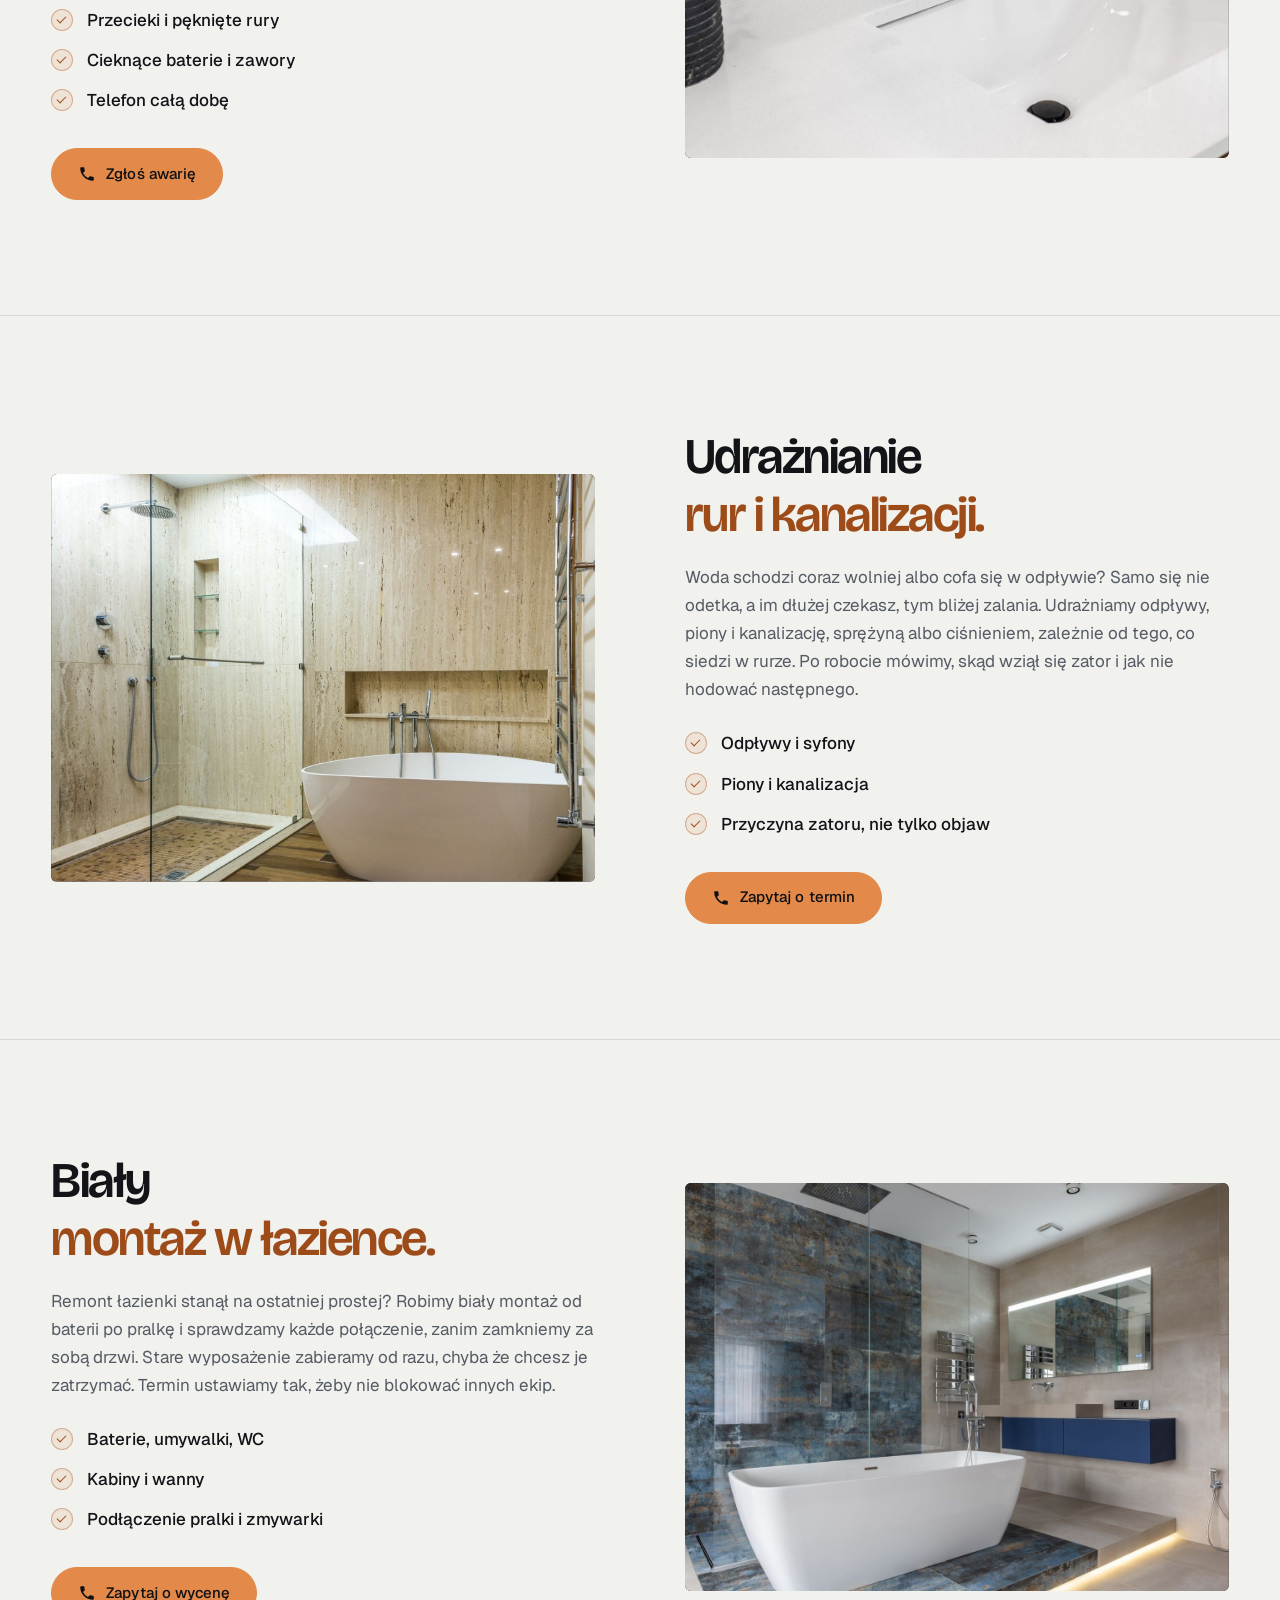
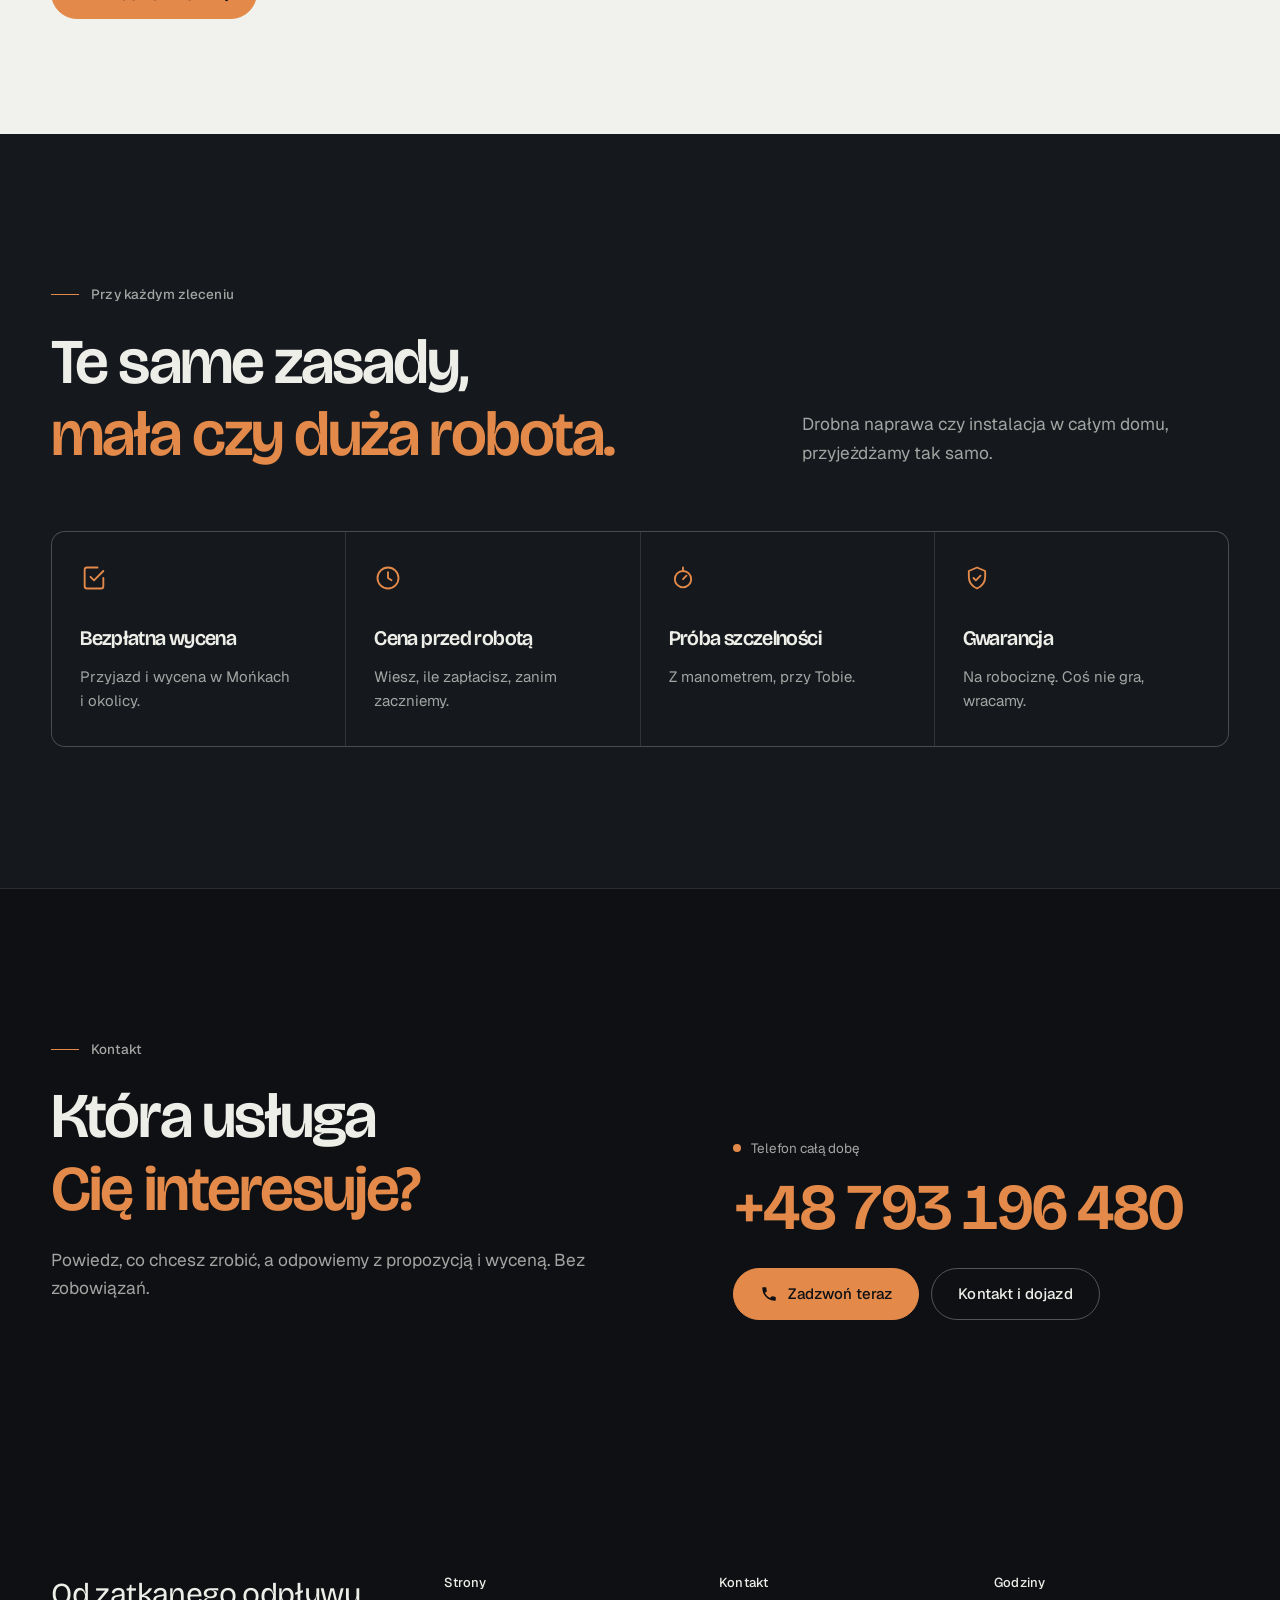
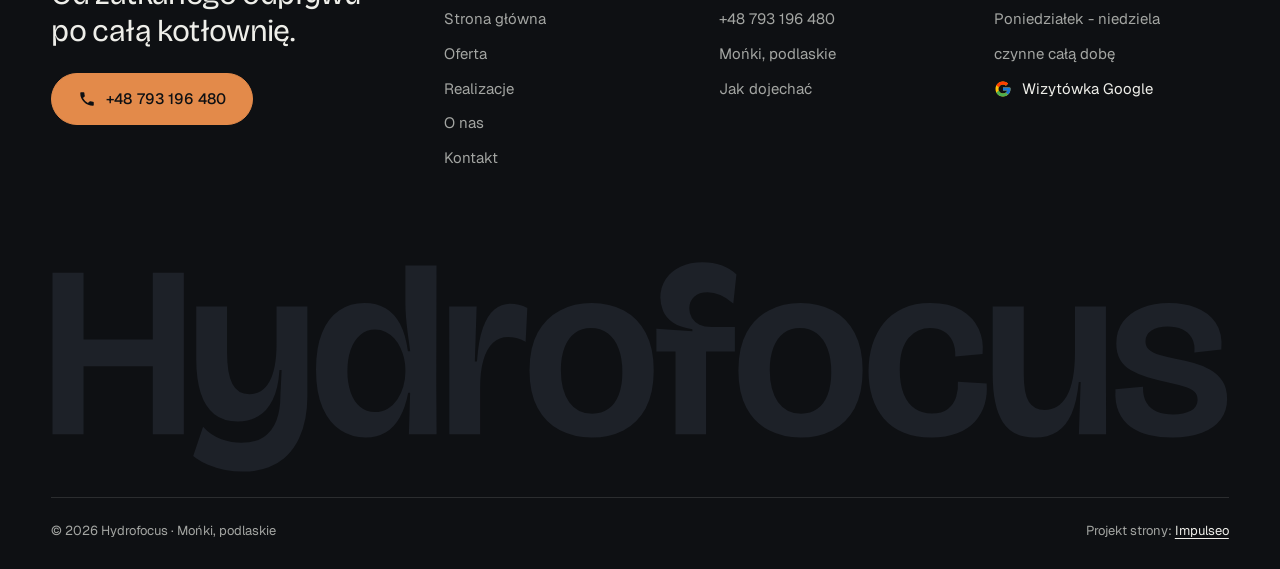
<file: oferta.html>
<!DOCTYPE html>
<html lang="pl">
<head>
<meta charset="UTF-8">
<meta name="viewport" content="width=device-width, initial-scale=1.0">
<title>Oferta - Hydrofocus, hydraulik Mońki</title>
<meta name="description" content="Hydraulik z Moniek z dojazdem w okolicy. Ogrzewanie podłogowe, kotłownie, instalacje wod-kan, awarie i udrażnianie. Cenę znasz przed robotą. Telefon całą dobę: +48 793 196 480.">
<link rel="canonical" href="https://impulseo-pl.github.io/hydrofocus/oferta.html">
<meta name="robots" content="noindex, nofollow">
<meta name="theme-color" content="#0E1013">
<meta property="og:type" content="website">
<meta property="og:locale" content="pl_PL">
<meta property="og:site_name" content="Hydrofocus">
<meta property="og:title" content="Oferta - Hydrofocus, hydraulik Mońki">
<meta property="og:description" content="Hydraulik z Moniek z dojazdem w okolicy. Ogrzewanie podłogowe, kotłownie, instalacje wod-kan, awarie i udrażnianie. Cenę znasz przed robotą. Telefon całą dobę: +48 793 196 480.">
<meta property="og:url" content="https://impulseo-pl.github.io/hydrofocus/oferta.html">
<meta property="og:image" content="https://impulseo-pl.github.io/hydrofocus/img/og.jpg">
<meta property="og:image:width" content="1200">
<meta property="og:image:height" content="630">
<meta name="twitter:card" content="summary_large_image">
<script type="application/ld+json">{"@context": "https://schema.org", "@type": "Plumber", "name": "Hydrofocus", "url": "https://impulseo-pl.github.io/hydrofocus/", "telephone": "+48793196480", "image": "https://impulseo-pl.github.io/hydrofocus/img/og.jpg", "areaServed": "Mońki", "openingHours": "Mo-Su 00:00-23:59", "sameAs": ["https://www.google.com/maps?cid=2977518540617785377"]}</script>
<script>(function(){var d=document.documentElement;d.classList.add('js');try{if(!window.matchMedia('(prefers-reduced-motion: reduce)').matches)d.classList.add('anim');}catch(e){}setTimeout(function(){if(!d.classList.contains('anim-ok'))d.classList.remove('anim');},3500);})();</script>
<link rel="preload" as="image" href="img/head-oferta.jpg" fetchpriority="high">
<link rel="preconnect" href="https://fonts.googleapis.com">
<link rel="preconnect" href="https://fonts.gstatic.com" crossorigin>
<link href="https://fonts.googleapis.com/css2?family=Bricolage+Grotesque:opsz,wght@12..96,400..700&family=Geist:wght@400..600&display=swap" rel="stylesheet">
<link rel="stylesheet" href="assets/styles.css?v=20261022a">
<script src="assets/lenis.min.js?v=1.1.20" defer></script>
<script src="assets/main.js?v=20261022a" defer></script>
</head>
<body>
<a class="skip" href="#tresc">Przejdź do treści</a>
<header class="site-head">
<div class="head-in">
  <a class="brand" href="index.html" aria-label="Hydrofocus - strona główna">
    <span class="znak"><svg class="wm" viewBox="40 -708 4814 867" role="img" aria-label="Hydrofocus"><path pathLength="1" style="--i:0" d="M456 0V-278H173V0H46V-660H173V-387H456V-660H583V0Z"/><path pathLength="1" style="--i:1" d="M822.7 153Q788.7 153 752.2 146.3Q715.7 139.7 682 125.3Q648.3 111 621.3 89L661.7 -30Q693.7 6 736.3 20.7Q779 35.3 818 35.3Q875 35.3 910.2 11.3Q945.3 -12.7 961.5 -55.7Q977.7 -98.7 977.7 -155.7L982.7 -262H974Q969.3 -187.3 946.3 -140.8Q923.3 -94.3 886.7 -73Q850 -51.7 803.3 -51.7Q745 -51.7 707.7 -81.3Q670.3 -111 652 -168Q633.7 -225 633.7 -306.3V-522H759.7V-336Q759.7 -247 781.5 -205.2Q803.3 -163.3 850.7 -163.3Q876.7 -163.3 897.5 -176Q918.3 -188.7 932.7 -214.5Q947 -240.3 954.5 -279.2Q962 -318 962 -369.3V-522H1088V-152Q1088 -108.7 1080 -64.8Q1072 -21 1053.7 18Q1035.3 57 1005 87.5Q974.7 118 929.7 135.5Q884.7 153 822.7 153Z"/><path pathLength="1" style="--i:2" d="M1326 13.7Q1270 13.7 1224 -16Q1178 -45.7 1150.7 -107.3Q1123.3 -169 1123.3 -264.7Q1123.3 -354.7 1148.2 -415Q1173 -475.3 1217.8 -505.7Q1262.7 -536 1321.7 -536Q1371 -536 1407.5 -514.8Q1444 -493.7 1467 -450Q1490 -406.3 1499 -339H1508.3Q1502.7 -379.7 1498 -414.8Q1493.3 -450 1491 -480.7Q1488.7 -511.3 1488.7 -537.7V-690H1616L1615 -206.7L1616.3 0H1503L1508 -169.7H1500.3Q1488.3 -108.3 1465 -67.5Q1441.7 -26.7 1407.2 -6.5Q1372.7 13.7 1326 13.7ZM1364.3 -90.3Q1393.7 -90.3 1416.8 -104.2Q1440 -118 1455.8 -141.8Q1471.7 -165.7 1480.2 -195.2Q1488.7 -224.7 1488.7 -255.7V-263Q1488.7 -286.3 1483.3 -310Q1478 -333.7 1467.8 -354.7Q1457.7 -375.7 1442.8 -392.2Q1428 -408.7 1408.5 -418.2Q1389 -427.7 1365.3 -427.7Q1329.7 -427.7 1304 -405.7Q1278.3 -383.7 1265 -345.3Q1251.7 -307 1251.7 -257.3Q1251.7 -209.3 1264.8 -171.3Q1278 -133.3 1303.2 -111.8Q1328.3 -90.3 1364.3 -90.3Z"/><path pathLength="1" style="--i:3" d="M1668.3 0V-266L1667.7 -522H1780L1772.7 -297H1781.3Q1787.3 -382.7 1805.7 -434.7Q1824 -486.7 1852.8 -510.2Q1881.7 -533.7 1918.3 -533.7Q1934.7 -533.7 1952.3 -529.5Q1970 -525.3 1987.3 -516.3L1980.3 -378Q1961.3 -388.3 1943 -393Q1924.7 -397.7 1908.3 -397.7Q1872.3 -397.7 1846.8 -373.7Q1821.3 -349.7 1807.8 -303.3Q1794.3 -257 1794.3 -190.7V0Z"/><path pathLength="1" style="--i:4" d="M2250.3 13.7Q2177 13.7 2119.3 -16.7Q2061.7 -47 2028.8 -108Q1996 -169 1996 -260.7Q1996 -354.3 2029.7 -415.2Q2063.3 -476 2120.8 -506Q2178.3 -536 2250.3 -536Q2324.7 -536 2381.8 -505.3Q2439 -474.7 2471.5 -413.5Q2504 -352.3 2504 -260Q2504 -166 2470.7 -105.3Q2437.3 -44.7 2379.8 -15.5Q2322.3 13.7 2250.3 13.7ZM2252.7 -83.7Q2291.7 -83.7 2319 -103.5Q2346.3 -123.3 2361 -161.5Q2375.7 -199.7 2375.7 -253.3Q2375.7 -310.3 2360.2 -350.3Q2344.7 -390.3 2316 -412.2Q2287.3 -434 2247.3 -434Q2209 -434 2181.5 -413.5Q2154 -393 2139.2 -354.3Q2124.3 -315.7 2124.3 -262Q2124.3 -178.3 2158.3 -131Q2192.3 -83.7 2252.7 -83.7Z"/><path pathLength="1" style="--i:5" d="M2593 0V-337.7H2514.7V-431.3L2662 -421.3V-429.3Q2610.7 -436.7 2582.2 -456.7Q2553.7 -476.7 2542.3 -503.8Q2531 -531 2531 -558.3Q2531 -601 2552.7 -633.7Q2574.3 -666.3 2613.5 -684.5Q2652.7 -702.7 2704.7 -702.7Q2746.3 -702.7 2780.7 -690.3Q2815 -678 2842 -653L2829.3 -534.7Q2801.7 -558.7 2776 -569.5Q2750.3 -580.3 2724 -580.3Q2689.3 -580.3 2669.3 -562.2Q2649.3 -544 2649.3 -513.7Q2649.3 -492.3 2660 -475Q2670.7 -457.7 2690.8 -447.7Q2711 -437.7 2740 -437.7H2835.7V-337.7H2718V0Z"/><path pathLength="1" style="--i:6" d="M3104.3 13.7Q3031 13.7 2973.3 -16.7Q2915.7 -47 2882.8 -108Q2850 -169 2850 -260.7Q2850 -354.3 2883.7 -415.2Q2917.3 -476 2974.8 -506Q3032.3 -536 3104.3 -536Q3178.7 -536 3235.8 -505.3Q3293 -474.7 3325.5 -413.5Q3358 -352.3 3358 -260Q3358 -166 3324.7 -105.3Q3291.3 -44.7 3233.8 -15.5Q3176.3 13.7 3104.3 13.7ZM3106.7 -83.7Q3145.7 -83.7 3173 -103.5Q3200.3 -123.3 3215 -161.5Q3229.7 -199.7 3229.7 -253.3Q3229.7 -310.3 3214.2 -350.3Q3198.7 -390.3 3170 -412.2Q3141.3 -434 3101.3 -434Q3063 -434 3035.5 -413.5Q3008 -393 2993.2 -354.3Q2978.3 -315.7 2978.3 -262Q2978.3 -178.3 3012.3 -131Q3046.3 -83.7 3106.7 -83.7Z"/><path pathLength="1" style="--i:7" d="M3638.7 13.7Q3573 13.7 3524.5 -6.8Q3476 -27.3 3444.3 -64.3Q3412.7 -101.3 3397.3 -150.5Q3382 -199.7 3382 -257Q3382 -314.3 3397.3 -364.5Q3412.7 -414.7 3443.7 -453.7Q3474.7 -492.7 3522.5 -514.3Q3570.3 -536 3635.3 -536Q3713 -536 3762 -506.5Q3811 -477 3832.5 -430Q3854 -383 3848.3 -328.3L3736.7 -317.7Q3737.7 -356.3 3724.8 -382Q3712 -407.7 3688.7 -420.7Q3665.3 -433.7 3634 -433.7Q3608.3 -433.7 3585.8 -424.3Q3563.3 -415 3546.2 -394.5Q3529 -374 3519.3 -341.8Q3509.7 -309.7 3509.7 -263Q3509.7 -203 3526.2 -163.2Q3542.7 -123.3 3572.2 -103.8Q3601.7 -84.3 3641 -84.3Q3682.7 -84.3 3706.7 -103.2Q3730.7 -122 3740.3 -152Q3750 -182 3747.3 -214L3865 -207Q3868.7 -162 3856.8 -122Q3845 -82 3816.7 -51.3Q3788.3 -20.7 3744 -3.5Q3699.7 13.7 3638.7 13.7Z"/><path pathLength="1" style="--i:8" d="M4061.7 13.7Q3973 13.7 3931.3 -49.3Q3889.7 -112.3 3889.7 -243.7V-522H4016.7V-245Q4016.7 -166 4037.3 -132.5Q4058 -99 4102 -99Q4130.7 -99 4153.5 -113Q4176.3 -127 4192.7 -155.7Q4209 -184.3 4217.5 -229.2Q4226 -274 4226 -336.7V-522H4352.7V-251L4353.3 0H4242L4249.3 -213.3H4241.7Q4234 -134 4212.2 -84Q4190.3 -34 4153.2 -10.2Q4116 13.7 4061.7 13.7Z"/><path pathLength="1" style="--i:9" d="M4623.3 13.7Q4572.3 13.7 4528.7 3.2Q4485 -7.3 4453.2 -30.3Q4421.3 -53.3 4404.8 -91.5Q4388.3 -129.7 4391.7 -184L4504 -194.3Q4503.7 -153.3 4518.7 -128.2Q4533.7 -103 4561.5 -91.8Q4589.3 -80.7 4627.3 -80.7Q4672.3 -80.7 4699.8 -95.8Q4727.3 -111 4727.3 -141Q4727.3 -161.7 4714.5 -173.7Q4701.7 -185.7 4675.2 -193.8Q4648.7 -202 4607.7 -211Q4562 -221.7 4523 -233Q4484 -244.3 4455.2 -261.3Q4426.3 -278.3 4410.7 -304.7Q4395 -331 4395 -371Q4395 -422.3 4422.3 -459.2Q4449.7 -496 4498.5 -516Q4547.3 -536 4612 -536Q4671 -536 4721.5 -517Q4772 -498 4801.2 -456Q4830.3 -414 4824.3 -345.7L4714.3 -333.7Q4717.3 -369.3 4703.7 -393Q4690 -416.7 4664.7 -428.5Q4639.3 -440.3 4605 -440.3Q4563 -440.3 4538.7 -423.8Q4514.3 -407.3 4514.3 -380.3Q4514.3 -358 4529.3 -344.7Q4544.3 -331.3 4572.7 -323.5Q4601 -315.7 4640.7 -307.3Q4675.3 -300.7 4711.7 -290.8Q4748 -281 4778.8 -263.7Q4809.7 -246.3 4828.8 -217.3Q4848 -188.3 4848 -143Q4848 -95.3 4821.5 -60Q4795 -24.7 4745 -5.5Q4695 13.7 4623.3 13.7Z"/></svg></span>
    <span class="brand-sub">Hydraulika i&nbsp;ogrzewanie<br>Mońki · 24h</span>
  </a>
  <nav class="nav-links" aria-label="Menu główne">
    <a class="nl" href="oferta.html" aria-current="page">Oferta</a><a class="nl" href="realizacje.html">Realizacje</a><a class="nl" href="o-nas.html">O&nbsp;nas</a><a class="nl" href="kontakt.html">Kontakt</a>
    <a class="btn btn-copper nav-cta" href="tel:+48793196480"><span class="live" aria-hidden="true"></span>+48 793 196 480</a>
  </nav>
  <button class="burger" type="button" aria-label="Otwórz menu" aria-expanded="false" aria-controls="mnav"><span></span><span></span></button>
</div>
</header>
<div class="mnav" id="mnav">
  <div class="mnav-in">
    <a class="ml" href="index.html">Strona główna</a><a class="ml" href="oferta.html" aria-current="page">Oferta</a><a class="ml" href="realizacje.html">Realizacje</a><a class="ml" href="o-nas.html">O&nbsp;nas</a><a class="ml" href="kontakt.html">Kontakt</a>
    <div class="mnav-foot">
      <span>Telefon czynny całą dobę, 7 dni w&nbsp;tygodniu</span>
      <a class="btn btn-copper" href="tel:+48793196480"><svg class="ico" width="16" height="16" viewBox="0 0 24 24" fill="none" aria-hidden="true"><path d="M6.6 10.8a15.5 15.5 0 0 0 6.6 6.6l2.2-2.2a1 1 0 0 1 1-.24 11.4 11.4 0 0 0 3.6.58 1 1 0 0 1 1 1V20a1 1 0 0 1-1 1A17 17 0 0 1 3 4a1 1 0 0 1 1-1h3.5a1 1 0 0 1 1 1c0 1.25.2 2.46.58 3.6a1 1 0 0 1-.25 1l-2.23 2.2Z" fill="currentColor"/></svg>+48 793 196 480</a>
    </div>
  </div>
</div>
<main id="tresc">

<section class="pagehead">
  <div class="pagehead-media"><img src="img/head-oferta.jpg" alt="Rury z manometrami w kotłowni" width="1600" height="1065" decoding="async" fetchpriority="high"></div>
  <div class="ph-in">
    <p class="crumb up" style="--d:0"><a href="index.html">Strona główna</a><span class="sl" aria-hidden="true"></span>Oferta</p>
    <h1><span class="ln"><span class="ln-i" style="--k:0">Ogrzewanie, kotłownie</span></span><span class="ln"><span class="ln-i" style="--k:1"><em>i&nbsp;wod-kan.</em></span></span></h1>
    <p class="ph-lead up" style="--d:300">Podłogówka, kotłownie, instalacje, awarie i&nbsp;biały montaż. Mońki i&nbsp;okolice. Każde zlecenie zaczynamy od rozmowy i&nbsp;ceny.</p>
    <nav class="chips up" style="--d:420" aria-label="Usługi na tej stronie"><a class="chip" href="#ogrzewanie">Ogrzewanie podłogowe i&nbsp;grzejniki</a><a class="chip" href="#kotly">Kotłownie i&nbsp;wymiana kotłów</a><a class="chip" href="#wod-kan">Instalacje wod-kan</a><a class="chip" href="#awarie">Awarie i&nbsp;przecieki</a><a class="chip" href="#udraznianie">Udrażnianie rur i&nbsp;kanalizacji</a><a class="chip" href="#lazienki">Biały montaż w&nbsp;łazience</a></nav>
  </div>
</section>
<section class="svc-block" id="ogrzewanie">
  <div class="wrap svc-row">
    <figure class="fig svc-fig rv-img rv">
      <img src="img/g5.jpg" alt="Pętle ogrzewania podłogowego wokół słupa w nowym domu - realizacja Hydrofocus" width="1880" height="1388" decoding="async" data-plx="30" style="height:110%;margin-top:-5%">
    </figure>
    <div class="svc-txt">
      <h2 class="h2 rv rv-h"><span class="ln"><span class="ln-i" style="--k:0">Ogrzewanie</span></span><span class="ln"><span class="ln-i" style="--k:1"><em>podłogowe i&nbsp;grzejniki.</em></span></span></h2>
      <p class="rv" style="--d:100">Układamy ogrzewanie podłogowe w&nbsp;nowych domach: rury przypięte do siatki, pętle rozplanowane pod każde pomieszczenie i&nbsp;spięte na rozdzielaczu. Zanim pójdzie wylewka, sprawdzamy szczelność całej instalacji. Rozprowadzamy też klasyczne centralne ogrzewanie: grzejniki dobieramy do pomieszczenia, a&nbsp;na koniec równoważymy instalację, żeby każdy grzał tak samo.</p>
      <ul class="ticks rv" style="--d:160"><li>Pętle pod każde pomieszczenie</li><li>Rozdzielacz i&nbsp;regulacja obiegów</li><li>Próba szczelności przed wylewką</li></ul>
      <a class="btn btn-copper rv" style="--d:220" href="tel:+48793196480"><svg class="ico" width="16" height="16" viewBox="0 0 24 24" fill="none" aria-hidden="true"><path d="M6.6 10.8a15.5 15.5 0 0 0 6.6 6.6l2.2-2.2a1 1 0 0 1 1-.24 11.4 11.4 0 0 0 3.6.58 1 1 0 0 1 1 1V20a1 1 0 0 1-1 1A17 17 0 0 1 3 4a1 1 0 0 1 1-1h3.5a1 1 0 0 1 1 1c0 1.25.2 2.46.58 3.6a1 1 0 0 1-.25 1l-2.23 2.2Z" fill="currentColor"/></svg>Zapytaj o&nbsp;podłogówkę</a>
    </div>
  </div>
</section>
<section class="svc-block flip" id="kotly">
  <div class="wrap svc-row">
    <figure class="fig svc-fig rv-img rv">
      <img src="img/about.jpg" alt="Kotłownia z grupami pompowymi i miedzianymi podejściami - realizacja Hydrofocus" width="1880" height="1410" decoding="async" data-plx="30" style="height:110%;margin-top:-5%">
    </figure>
    <div class="svc-txt">
      <h2 class="h2 rv rv-h"><span class="ln"><span class="ln-i" style="--k:0">Kotłownie</span></span><span class="ln"><span class="ln-i" style="--k:1"><em>i&nbsp;wymiana kotłów.</em></span></span></h2>
      <p class="rv" style="--d:100">Stary kocioł bierze coraz więcej gazu albo wysiada w&nbsp;środku zimy? Wymieniamy kotły na kondensacyjne i&nbsp;podłączamy je tak, żeby odbiór przeszedł bez poprawek. Składamy kotłownie z&nbsp;grupami pompowymi i&nbsp;rozdzielaczem. Doradzimy model, który ma sens przy Twoim metrażu, a&nbsp;nie ten, na którym najwięcej się zarabia.</p>
      <ul class="ticks rv" style="--d:160"><li>Kotły kondensacyjne</li><li>Grupy pompowe i&nbsp;rozdzielacze</li><li>Podłączenie gotowe do odbioru</li></ul>
      <a class="btn btn-copper rv" style="--d:220" href="tel:+48793196480"><svg class="ico" width="16" height="16" viewBox="0 0 24 24" fill="none" aria-hidden="true"><path d="M6.6 10.8a15.5 15.5 0 0 0 6.6 6.6l2.2-2.2a1 1 0 0 1 1-.24 11.4 11.4 0 0 0 3.6.58 1 1 0 0 1 1 1V20a1 1 0 0 1-1 1A17 17 0 0 1 3 4a1 1 0 0 1 1-1h3.5a1 1 0 0 1 1 1c0 1.25.2 2.46.58 3.6a1 1 0 0 1-.25 1l-2.23 2.2Z" fill="currentColor"/></svg>Zapytaj o&nbsp;kotłownię</a>
    </div>
  </div>
</section>
<section class="svc-block" id="wod-kan">
  <div class="wrap svc-row">
    <figure class="fig svc-fig rv-img rv">
      <img src="img/r2.jpg" alt="Rozdzielacz w zabudowie z rurami zasilającymi - realizacja Hydrofocus" width="1150" height="862" loading="lazy" decoding="async" data-plx="30" style="height:110%;margin-top:-5%">
    </figure>
    <div class="svc-txt">
      <h2 class="h2 rv rv-h"><span class="ln"><span class="ln-i" style="--k:0">Instalacje</span></span><span class="ln"><span class="ln-i" style="--k:1"><em>wod-kan.</em></span></span></h2>
      <p class="rv" style="--d:100">Nowa instalacja to robota, której po skończeniu nie widać, i&nbsp;właśnie dlatego musi być zrobiona porządnie, zanim zniknie w&nbsp;ścianie. Ciśnieniową próbę szczelności robimy przy Tobie, z&nbsp;manometrem, nie „na oko”. Poprawki po zalaniu zawsze kosztują więcej niż porządne podejścia.</p>
      <ul class="ticks rv" style="--d:160"><li>Instalacje w&nbsp;nowych domach</li><li>Wymiana starych rur</li><li>Próba szczelności przy Tobie</li></ul>
      <a class="btn btn-copper rv" style="--d:220" href="tel:+48793196480"><svg class="ico" width="16" height="16" viewBox="0 0 24 24" fill="none" aria-hidden="true"><path d="M6.6 10.8a15.5 15.5 0 0 0 6.6 6.6l2.2-2.2a1 1 0 0 1 1-.24 11.4 11.4 0 0 0 3.6.58 1 1 0 0 1 1 1V20a1 1 0 0 1-1 1A17 17 0 0 1 3 4a1 1 0 0 1 1-1h3.5a1 1 0 0 1 1 1c0 1.25.2 2.46.58 3.6a1 1 0 0 1-.25 1l-2.23 2.2Z" fill="currentColor"/></svg>Zapytaj o&nbsp;wycenę</a>
    </div>
  </div>
</section>
<section class="svc-block flip" id="awarie">
  <div class="wrap svc-row">
    <figure class="fig svc-fig rv-img rv">
      <img src="img/g12.jpg" alt="Umywalka z czarną baterią w nowoczesnej łazience" width="1600" height="1066" loading="lazy" decoding="async" data-plx="30" style="height:110%;margin-top:-5%">
    </figure>
    <div class="svc-txt">
      <h2 class="h2 rv rv-h"><span class="ln"><span class="ln-i" style="--k:0">Awarie</span></span><span class="ln"><span class="ln-i" style="--k:1"><em>i&nbsp;przecieki.</em></span></span></h2>
      <p class="rv" style="--d:100">Woda leje się tam, gdzie nie powinna? Zakręć główny zawór i&nbsp;dzwoń. Przyjeżdżamy z&nbsp;narzędziami i&nbsp;częściami na większość przypadków, znajdujemy przyczynę i&nbsp;naprawiamy to, co faktycznie puściło, a&nbsp;nie zaklejamy objawów. Zanim wyjdziemy, sprawdzamy, czy jest sucho. Dopiero wtedy koniec roboty.</p>
      <ul class="ticks rv" style="--d:160"><li>Przecieki i&nbsp;pęknięte rury</li><li>Cieknące baterie i&nbsp;zawory</li><li>Telefon całą dobę</li></ul>
      <a class="btn btn-copper rv" style="--d:220" href="tel:+48793196480"><svg class="ico" width="16" height="16" viewBox="0 0 24 24" fill="none" aria-hidden="true"><path d="M6.6 10.8a15.5 15.5 0 0 0 6.6 6.6l2.2-2.2a1 1 0 0 1 1-.24 11.4 11.4 0 0 0 3.6.58 1 1 0 0 1 1 1V20a1 1 0 0 1-1 1A17 17 0 0 1 3 4a1 1 0 0 1 1-1h3.5a1 1 0 0 1 1 1c0 1.25.2 2.46.58 3.6a1 1 0 0 1-.25 1l-2.23 2.2Z" fill="currentColor"/></svg>Zgłoś awarię</a>
    </div>
  </div>
</section>
<section class="svc-block" id="udraznianie">
  <div class="wrap svc-row">
    <figure class="fig svc-fig rv-img rv">
      <img src="img/g10.jpg" alt="Łazienka z kabiną prysznicową i wolnostojącą wanną" width="1507" height="1300" loading="lazy" decoding="async" data-plx="30" style="height:110%;margin-top:-5%">
    </figure>
    <div class="svc-txt">
      <h2 class="h2 rv rv-h"><span class="ln"><span class="ln-i" style="--k:0">Udrażnianie</span></span><span class="ln"><span class="ln-i" style="--k:1"><em>rur i&nbsp;kanalizacji.</em></span></span></h2>
      <p class="rv" style="--d:100">Woda schodzi coraz wolniej albo cofa się w&nbsp;odpływie? Samo się nie odetka, a&nbsp;im dłużej czekasz, tym bliżej zalania. Udrażniamy odpływy, piony i&nbsp;kanalizację, sprężyną albo ciśnieniem, zależnie od tego, co siedzi w&nbsp;rurze. Po robocie mówimy, skąd wziął się zator i&nbsp;jak nie hodować następnego.</p>
      <ul class="ticks rv" style="--d:160"><li>Odpływy i&nbsp;syfony</li><li>Piony i&nbsp;kanalizacja</li><li>Przyczyna zatoru, nie tylko objaw</li></ul>
      <a class="btn btn-copper rv" style="--d:220" href="tel:+48793196480"><svg class="ico" width="16" height="16" viewBox="0 0 24 24" fill="none" aria-hidden="true"><path d="M6.6 10.8a15.5 15.5 0 0 0 6.6 6.6l2.2-2.2a1 1 0 0 1 1-.24 11.4 11.4 0 0 0 3.6.58 1 1 0 0 1 1 1V20a1 1 0 0 1-1 1A17 17 0 0 1 3 4a1 1 0 0 1 1-1h3.5a1 1 0 0 1 1 1c0 1.25.2 2.46.58 3.6a1 1 0 0 1-.25 1l-2.23 2.2Z" fill="currentColor"/></svg>Zapytaj o&nbsp;termin</a>
    </div>
  </div>
</section>
<section class="svc-block flip" id="lazienki">
  <div class="wrap svc-row">
    <figure class="fig svc-fig rv-img rv">
      <img src="img/g9.jpg" alt="Jasna łazienka z wolnostojącą wanną i podświetlanym lustrem" width="1600" height="1068" loading="lazy" decoding="async" data-plx="30" style="height:110%;margin-top:-5%">
    </figure>
    <div class="svc-txt">
      <h2 class="h2 rv rv-h"><span class="ln"><span class="ln-i" style="--k:0">Biały</span></span><span class="ln"><span class="ln-i" style="--k:1"><em>montaż w&nbsp;łazience.</em></span></span></h2>
      <p class="rv" style="--d:100">Remont łazienki stanął na ostatniej prostej? Robimy biały montaż od baterii po pralkę i&nbsp;sprawdzamy każde połączenie, zanim zamkniemy za sobą drzwi. Stare wyposażenie zabieramy od razu, chyba że chcesz je zatrzymać. Termin ustawiamy tak, żeby nie blokować innych ekip.</p>
      <ul class="ticks rv" style="--d:160"><li>Baterie, umywalki, WC</li><li>Kabiny i&nbsp;wanny</li><li>Podłączenie pralki i&nbsp;zmywarki</li></ul>
      <a class="btn btn-copper rv" style="--d:220" href="tel:+48793196480"><svg class="ico" width="16" height="16" viewBox="0 0 24 24" fill="none" aria-hidden="true"><path d="M6.6 10.8a15.5 15.5 0 0 0 6.6 6.6l2.2-2.2a1 1 0 0 1 1-.24 11.4 11.4 0 0 0 3.6.58 1 1 0 0 1 1 1V20a1 1 0 0 1-1 1A17 17 0 0 1 3 4a1 1 0 0 1 1-1h3.5a1 1 0 0 1 1 1c0 1.25.2 2.46.58 3.6a1 1 0 0 1-.25 1l-2.23 2.2Z" fill="currentColor"/></svg>Zapytaj o&nbsp;wycenę</a>
    </div>
  </div>
</section>

<section class="sec dark-2" id="zasady">
  <div class="wrap">
    <div class="sec-head">
      <div>
        <p class="eyebrow rv">Przy każdym zleceniu</p>
        <h2 class="h2 rv rv-h"><span class="ln"><span class="ln-i" style="--k:0">Te same zasady,</span></span><span class="ln"><span class="ln-i" style="--k:1"><em>mała czy duża robota.</em></span></span></h2>
      </div>
      <div class="side rv" style="--d:120">
        <p class="lead">Drobna naprawa czy instalacja w&nbsp;całym domu, przyjeżdżamy tak samo.</p>
      </div>
    </div>
    <div class="extra-grid"><div class="extra rv" style="--d:0"><div class="ic"><svg class="ico" width="24" height="24" viewBox="0 0 24 24" fill="none" stroke="currentColor" stroke-width="1.6" stroke-linecap="round" stroke-linejoin="round" aria-hidden="true"><path d="M9 11l3 3 8-8"/><path d="M20 12v7a2 2 0 0 1-2 2H6a2 2 0 0 1-2-2V5a2 2 0 0 1 2-2h9"/></svg></div><h3>Bezpłatna wycena</h3><p>Przyjazd i&nbsp;wycena w&nbsp;Mońkach i&nbsp;okolicy.</p></div><div class="extra rv" style="--d:90"><div class="ic"><svg class="ico" width="24" height="24" viewBox="0 0 24 24" fill="none" stroke="currentColor" stroke-width="1.6" stroke-linecap="round" stroke-linejoin="round" aria-hidden="true"><circle cx="12" cy="12" r="9"/><path d="M12 7v5l3 2"/></svg></div><h3>Cena przed robotą</h3><p>Wiesz, ile zapłacisz, zanim zaczniemy.</p></div><div class="extra rv" style="--d:180"><div class="ic"><svg class="ico" width="24" height="24" viewBox="0 0 24 24" fill="none" stroke="currentColor" stroke-width="1.6" stroke-linecap="round" stroke-linejoin="round" aria-hidden="true"><circle cx="12" cy="13" r="7"/><path d="M12 13l3-3M12 3v3"/></svg></div><h3>Próba szczelności</h3><p>Z&nbsp;manometrem, przy Tobie.</p></div><div class="extra rv" style="--d:270"><div class="ic"><svg class="ico" width="24" height="24" viewBox="0 0 24 24" fill="none" stroke="currentColor" stroke-width="1.6" stroke-linecap="round" stroke-linejoin="round" aria-hidden="true"><path d="M12 3l7 3v5c0 5-3.5 8.5-7 10-3.5-1.5-7-5-7-10V6l7-3z"/><path d="M9 12l2 2 4-4"/></svg></div><h3>Gwarancja</h3><p>Na robociznę. Coś nie gra, wracamy.</p></div></div>
  </div>
</section>
<section class="cta-band dark">
  <div class="wrap cta-grid">
    <div>
      <p class="eyebrow rv">Kontakt</p>
      <h2 class="h2 rv rv-h"><span class="ln"><span class="ln-i" style="--k:0">Która usługa</span></span><span class="ln"><span class="ln-i" style="--k:1"><em>Cię interesuje?</em></span></span></h2>
      <p class="lead rv" style="--d:120">Powiedz, co chcesz zrobić, a&nbsp;odpowiemy z&nbsp;propozycją i&nbsp;wyceną. Bez zobowiązań.</p>
    </div>
    <div class="cta-side rv" style="--d:180">
      <span class="lbl"><span class="live" aria-hidden="true"></span>Telefon całą dobę</span>
      <a class="cta-phone" href="tel:+48793196480">+48 793 196 480</a>
      <div class="cta-row">
        <a class="btn btn-copper" href="tel:+48793196480"><svg class="ico" width="16" height="16" viewBox="0 0 24 24" fill="none" aria-hidden="true"><path d="M6.6 10.8a15.5 15.5 0 0 0 6.6 6.6l2.2-2.2a1 1 0 0 1 1-.24 11.4 11.4 0 0 0 3.6.58 1 1 0 0 1 1 1V20a1 1 0 0 1-1 1A17 17 0 0 1 3 4a1 1 0 0 1 1-1h3.5a1 1 0 0 1 1 1c0 1.25.2 2.46.58 3.6a1 1 0 0 1-.25 1l-2.23 2.2Z" fill="currentColor"/></svg>Zadzwoń teraz</a>
        <a class="btn btn-ghost" href="kontakt.html">Kontakt i&nbsp;dojazd</a>
      </div>
    </div>
  </div>
</section>
</main>
<footer class="site-foot">
  <div class="wrap">
    <div class="foot-top">
      <div>
        <p class="foot-claim">Od zatkanego odpływu po całą kotłownię.</p>
        <a class="btn btn-copper" href="tel:+48793196480"><svg class="ico" width="16" height="16" viewBox="0 0 24 24" fill="none" aria-hidden="true"><path d="M6.6 10.8a15.5 15.5 0 0 0 6.6 6.6l2.2-2.2a1 1 0 0 1 1-.24 11.4 11.4 0 0 0 3.6.58 1 1 0 0 1 1 1V20a1 1 0 0 1-1 1A17 17 0 0 1 3 4a1 1 0 0 1 1-1h3.5a1 1 0 0 1 1 1c0 1.25.2 2.46.58 3.6a1 1 0 0 1-.25 1l-2.23 2.2Z" fill="currentColor"/></svg>+48 793 196 480</a>
      </div>
      <div>
        <h4>Strony</h4>
        <ul><li><a href="index.html">Strona główna</a></li><li><a href="oferta.html">Oferta</a></li><li><a href="realizacje.html">Realizacje</a></li><li><a href="o-nas.html">O&nbsp;nas</a></li><li><a href="kontakt.html">Kontakt</a></li></ul>
      </div>
      <div>
        <h4>Kontakt</h4>
        <ul>
          <li><a href="tel:+48793196480">+48 793 196 480</a></li>
          <li>Mońki, podlaskie</li>
          <li><a href="https://www.google.com/maps?cid=2977518540617785377" target="_blank" rel="noopener">Jak dojechać</a></li>
        </ul>
      </div>
      <div>
        <h4>Godziny</h4>
        <ul>
          <li>Poniedziałek - niedziela</li>
          <li>czynne całą dobę</li>
          <li><a class="soc" href="https://www.google.com/maps?cid=2977518540617785377" target="_blank" rel="noopener" aria-label="Wizytówka Hydrofocus w Google"><svg class="g-logo" viewBox="0 0 48 48" aria-hidden="true"><path fill="#FFC107" d="M43.6 20.5H42V20H24v8h11.3C33.7 32.7 29.2 36 24 36c-6.6 0-12-5.4-12-12s5.4-12 12-12c3.1 0 5.8 1.2 7.9 3.1l5.7-5.7C34 6.1 29.3 4 24 4 12.9 4 4 12.9 4 24s8.9 20 20 20 20-8.9 20-20c0-1.3-.1-2.4-.4-3.5z"/><path fill="#FF3D00" d="m6.3 14.7 6.6 4.8C14.7 15.1 19 12 24 12c3.1 0 5.8 1.2 7.9 3.1l5.7-5.7C34 6.1 29.3 4 24 4 16.3 4 9.7 8.3 6.3 14.7z"/><path fill="#4CAF50" d="M24 44c5.2 0 9.9-2 13.4-5.2l-6.2-5.2A11.9 11.9 0 0 1 24 36c-5.2 0-9.6-3.3-11.3-7.9l-6.5 5C9.5 39.6 16.2 44 24 44z"/><path fill="#1976D2" d="M43.6 20.5H42V20H24v8h11.3a12 12 0 0 1-4.1 5.6l6.2 5.2C37 39.2 44 34 44 24c0-1.3-.1-2.4-.4-3.5z"/></svg>Wizytówka Google</a></li>
        </ul>
      </div>
    </div>
    <div class="foot-mark" aria-hidden="true"><svg class="wm-foot" viewBox="40 -708 4814 867" aria-hidden="true" focusable="false"><path style="--i:0" d="M456 0V-278H173V0H46V-660H173V-387H456V-660H583V0Z"/><path style="--i:1" d="M822.7 153Q788.7 153 752.2 146.3Q715.7 139.7 682 125.3Q648.3 111 621.3 89L661.7 -30Q693.7 6 736.3 20.7Q779 35.3 818 35.3Q875 35.3 910.2 11.3Q945.3 -12.7 961.5 -55.7Q977.7 -98.7 977.7 -155.7L982.7 -262H974Q969.3 -187.3 946.3 -140.8Q923.3 -94.3 886.7 -73Q850 -51.7 803.3 -51.7Q745 -51.7 707.7 -81.3Q670.3 -111 652 -168Q633.7 -225 633.7 -306.3V-522H759.7V-336Q759.7 -247 781.5 -205.2Q803.3 -163.3 850.7 -163.3Q876.7 -163.3 897.5 -176Q918.3 -188.7 932.7 -214.5Q947 -240.3 954.5 -279.2Q962 -318 962 -369.3V-522H1088V-152Q1088 -108.7 1080 -64.8Q1072 -21 1053.7 18Q1035.3 57 1005 87.5Q974.7 118 929.7 135.5Q884.7 153 822.7 153Z"/><path style="--i:2" d="M1326 13.7Q1270 13.7 1224 -16Q1178 -45.7 1150.7 -107.3Q1123.3 -169 1123.3 -264.7Q1123.3 -354.7 1148.2 -415Q1173 -475.3 1217.8 -505.7Q1262.7 -536 1321.7 -536Q1371 -536 1407.5 -514.8Q1444 -493.7 1467 -450Q1490 -406.3 1499 -339H1508.3Q1502.7 -379.7 1498 -414.8Q1493.3 -450 1491 -480.7Q1488.7 -511.3 1488.7 -537.7V-690H1616L1615 -206.7L1616.3 0H1503L1508 -169.7H1500.3Q1488.3 -108.3 1465 -67.5Q1441.7 -26.7 1407.2 -6.5Q1372.7 13.7 1326 13.7ZM1364.3 -90.3Q1393.7 -90.3 1416.8 -104.2Q1440 -118 1455.8 -141.8Q1471.7 -165.7 1480.2 -195.2Q1488.7 -224.7 1488.7 -255.7V-263Q1488.7 -286.3 1483.3 -310Q1478 -333.7 1467.8 -354.7Q1457.7 -375.7 1442.8 -392.2Q1428 -408.7 1408.5 -418.2Q1389 -427.7 1365.3 -427.7Q1329.7 -427.7 1304 -405.7Q1278.3 -383.7 1265 -345.3Q1251.7 -307 1251.7 -257.3Q1251.7 -209.3 1264.8 -171.3Q1278 -133.3 1303.2 -111.8Q1328.3 -90.3 1364.3 -90.3Z"/><path style="--i:3" d="M1668.3 0V-266L1667.7 -522H1780L1772.7 -297H1781.3Q1787.3 -382.7 1805.7 -434.7Q1824 -486.7 1852.8 -510.2Q1881.7 -533.7 1918.3 -533.7Q1934.7 -533.7 1952.3 -529.5Q1970 -525.3 1987.3 -516.3L1980.3 -378Q1961.3 -388.3 1943 -393Q1924.7 -397.7 1908.3 -397.7Q1872.3 -397.7 1846.8 -373.7Q1821.3 -349.7 1807.8 -303.3Q1794.3 -257 1794.3 -190.7V0Z"/><path style="--i:4" d="M2250.3 13.7Q2177 13.7 2119.3 -16.7Q2061.7 -47 2028.8 -108Q1996 -169 1996 -260.7Q1996 -354.3 2029.7 -415.2Q2063.3 -476 2120.8 -506Q2178.3 -536 2250.3 -536Q2324.7 -536 2381.8 -505.3Q2439 -474.7 2471.5 -413.5Q2504 -352.3 2504 -260Q2504 -166 2470.7 -105.3Q2437.3 -44.7 2379.8 -15.5Q2322.3 13.7 2250.3 13.7ZM2252.7 -83.7Q2291.7 -83.7 2319 -103.5Q2346.3 -123.3 2361 -161.5Q2375.7 -199.7 2375.7 -253.3Q2375.7 -310.3 2360.2 -350.3Q2344.7 -390.3 2316 -412.2Q2287.3 -434 2247.3 -434Q2209 -434 2181.5 -413.5Q2154 -393 2139.2 -354.3Q2124.3 -315.7 2124.3 -262Q2124.3 -178.3 2158.3 -131Q2192.3 -83.7 2252.7 -83.7Z"/><path style="--i:5" d="M2593 0V-337.7H2514.7V-431.3L2662 -421.3V-429.3Q2610.7 -436.7 2582.2 -456.7Q2553.7 -476.7 2542.3 -503.8Q2531 -531 2531 -558.3Q2531 -601 2552.7 -633.7Q2574.3 -666.3 2613.5 -684.5Q2652.7 -702.7 2704.7 -702.7Q2746.3 -702.7 2780.7 -690.3Q2815 -678 2842 -653L2829.3 -534.7Q2801.7 -558.7 2776 -569.5Q2750.3 -580.3 2724 -580.3Q2689.3 -580.3 2669.3 -562.2Q2649.3 -544 2649.3 -513.7Q2649.3 -492.3 2660 -475Q2670.7 -457.7 2690.8 -447.7Q2711 -437.7 2740 -437.7H2835.7V-337.7H2718V0Z"/><path style="--i:6" d="M3104.3 13.7Q3031 13.7 2973.3 -16.7Q2915.7 -47 2882.8 -108Q2850 -169 2850 -260.7Q2850 -354.3 2883.7 -415.2Q2917.3 -476 2974.8 -506Q3032.3 -536 3104.3 -536Q3178.7 -536 3235.8 -505.3Q3293 -474.7 3325.5 -413.5Q3358 -352.3 3358 -260Q3358 -166 3324.7 -105.3Q3291.3 -44.7 3233.8 -15.5Q3176.3 13.7 3104.3 13.7ZM3106.7 -83.7Q3145.7 -83.7 3173 -103.5Q3200.3 -123.3 3215 -161.5Q3229.7 -199.7 3229.7 -253.3Q3229.7 -310.3 3214.2 -350.3Q3198.7 -390.3 3170 -412.2Q3141.3 -434 3101.3 -434Q3063 -434 3035.5 -413.5Q3008 -393 2993.2 -354.3Q2978.3 -315.7 2978.3 -262Q2978.3 -178.3 3012.3 -131Q3046.3 -83.7 3106.7 -83.7Z"/><path style="--i:7" d="M3638.7 13.7Q3573 13.7 3524.5 -6.8Q3476 -27.3 3444.3 -64.3Q3412.7 -101.3 3397.3 -150.5Q3382 -199.7 3382 -257Q3382 -314.3 3397.3 -364.5Q3412.7 -414.7 3443.7 -453.7Q3474.7 -492.7 3522.5 -514.3Q3570.3 -536 3635.3 -536Q3713 -536 3762 -506.5Q3811 -477 3832.5 -430Q3854 -383 3848.3 -328.3L3736.7 -317.7Q3737.7 -356.3 3724.8 -382Q3712 -407.7 3688.7 -420.7Q3665.3 -433.7 3634 -433.7Q3608.3 -433.7 3585.8 -424.3Q3563.3 -415 3546.2 -394.5Q3529 -374 3519.3 -341.8Q3509.7 -309.7 3509.7 -263Q3509.7 -203 3526.2 -163.2Q3542.7 -123.3 3572.2 -103.8Q3601.7 -84.3 3641 -84.3Q3682.7 -84.3 3706.7 -103.2Q3730.7 -122 3740.3 -152Q3750 -182 3747.3 -214L3865 -207Q3868.7 -162 3856.8 -122Q3845 -82 3816.7 -51.3Q3788.3 -20.7 3744 -3.5Q3699.7 13.7 3638.7 13.7Z"/><path style="--i:8" d="M4061.7 13.7Q3973 13.7 3931.3 -49.3Q3889.7 -112.3 3889.7 -243.7V-522H4016.7V-245Q4016.7 -166 4037.3 -132.5Q4058 -99 4102 -99Q4130.7 -99 4153.5 -113Q4176.3 -127 4192.7 -155.7Q4209 -184.3 4217.5 -229.2Q4226 -274 4226 -336.7V-522H4352.7V-251L4353.3 0H4242L4249.3 -213.3H4241.7Q4234 -134 4212.2 -84Q4190.3 -34 4153.2 -10.2Q4116 13.7 4061.7 13.7Z"/><path style="--i:9" d="M4623.3 13.7Q4572.3 13.7 4528.7 3.2Q4485 -7.3 4453.2 -30.3Q4421.3 -53.3 4404.8 -91.5Q4388.3 -129.7 4391.7 -184L4504 -194.3Q4503.7 -153.3 4518.7 -128.2Q4533.7 -103 4561.5 -91.8Q4589.3 -80.7 4627.3 -80.7Q4672.3 -80.7 4699.8 -95.8Q4727.3 -111 4727.3 -141Q4727.3 -161.7 4714.5 -173.7Q4701.7 -185.7 4675.2 -193.8Q4648.7 -202 4607.7 -211Q4562 -221.7 4523 -233Q4484 -244.3 4455.2 -261.3Q4426.3 -278.3 4410.7 -304.7Q4395 -331 4395 -371Q4395 -422.3 4422.3 -459.2Q4449.7 -496 4498.5 -516Q4547.3 -536 4612 -536Q4671 -536 4721.5 -517Q4772 -498 4801.2 -456Q4830.3 -414 4824.3 -345.7L4714.3 -333.7Q4717.3 -369.3 4703.7 -393Q4690 -416.7 4664.7 -428.5Q4639.3 -440.3 4605 -440.3Q4563 -440.3 4538.7 -423.8Q4514.3 -407.3 4514.3 -380.3Q4514.3 -358 4529.3 -344.7Q4544.3 -331.3 4572.7 -323.5Q4601 -315.7 4640.7 -307.3Q4675.3 -300.7 4711.7 -290.8Q4748 -281 4778.8 -263.7Q4809.7 -246.3 4828.8 -217.3Q4848 -188.3 4848 -143Q4848 -95.3 4821.5 -60Q4795 -24.7 4745 -5.5Q4695 13.7 4623.3 13.7Z"/></svg></div>
    <div class="foot-bottom">
      <span>© 2026 Hydrofocus · Mońki, podlaskie</span>
      <span>Projekt strony: <a class="foot-credit" href="https://impulseo.pl" target="_blank" rel="noopener">Impulseo</a></span>
    </div>
  </div>
</footer>
<div class="sticky-call">
  <a class="btn btn-copper" href="tel:+48793196480"><svg class="ico" width="16" height="16" viewBox="0 0 24 24" fill="none" aria-hidden="true"><path d="M6.6 10.8a15.5 15.5 0 0 0 6.6 6.6l2.2-2.2a1 1 0 0 1 1-.24 11.4 11.4 0 0 0 3.6.58 1 1 0 0 1 1 1V20a1 1 0 0 1-1 1A17 17 0 0 1 3 4a1 1 0 0 1 1-1h3.5a1 1 0 0 1 1 1c0 1.25.2 2.46.58 3.6a1 1 0 0 1-.25 1l-2.23 2.2Z" fill="currentColor"/></svg>Zadzwoń</a>
  <a class="btn btn-ghost" href="kontakt.html">Kontakt i&nbsp;dojazd</a>
</div>
</body>
</html>
</file>
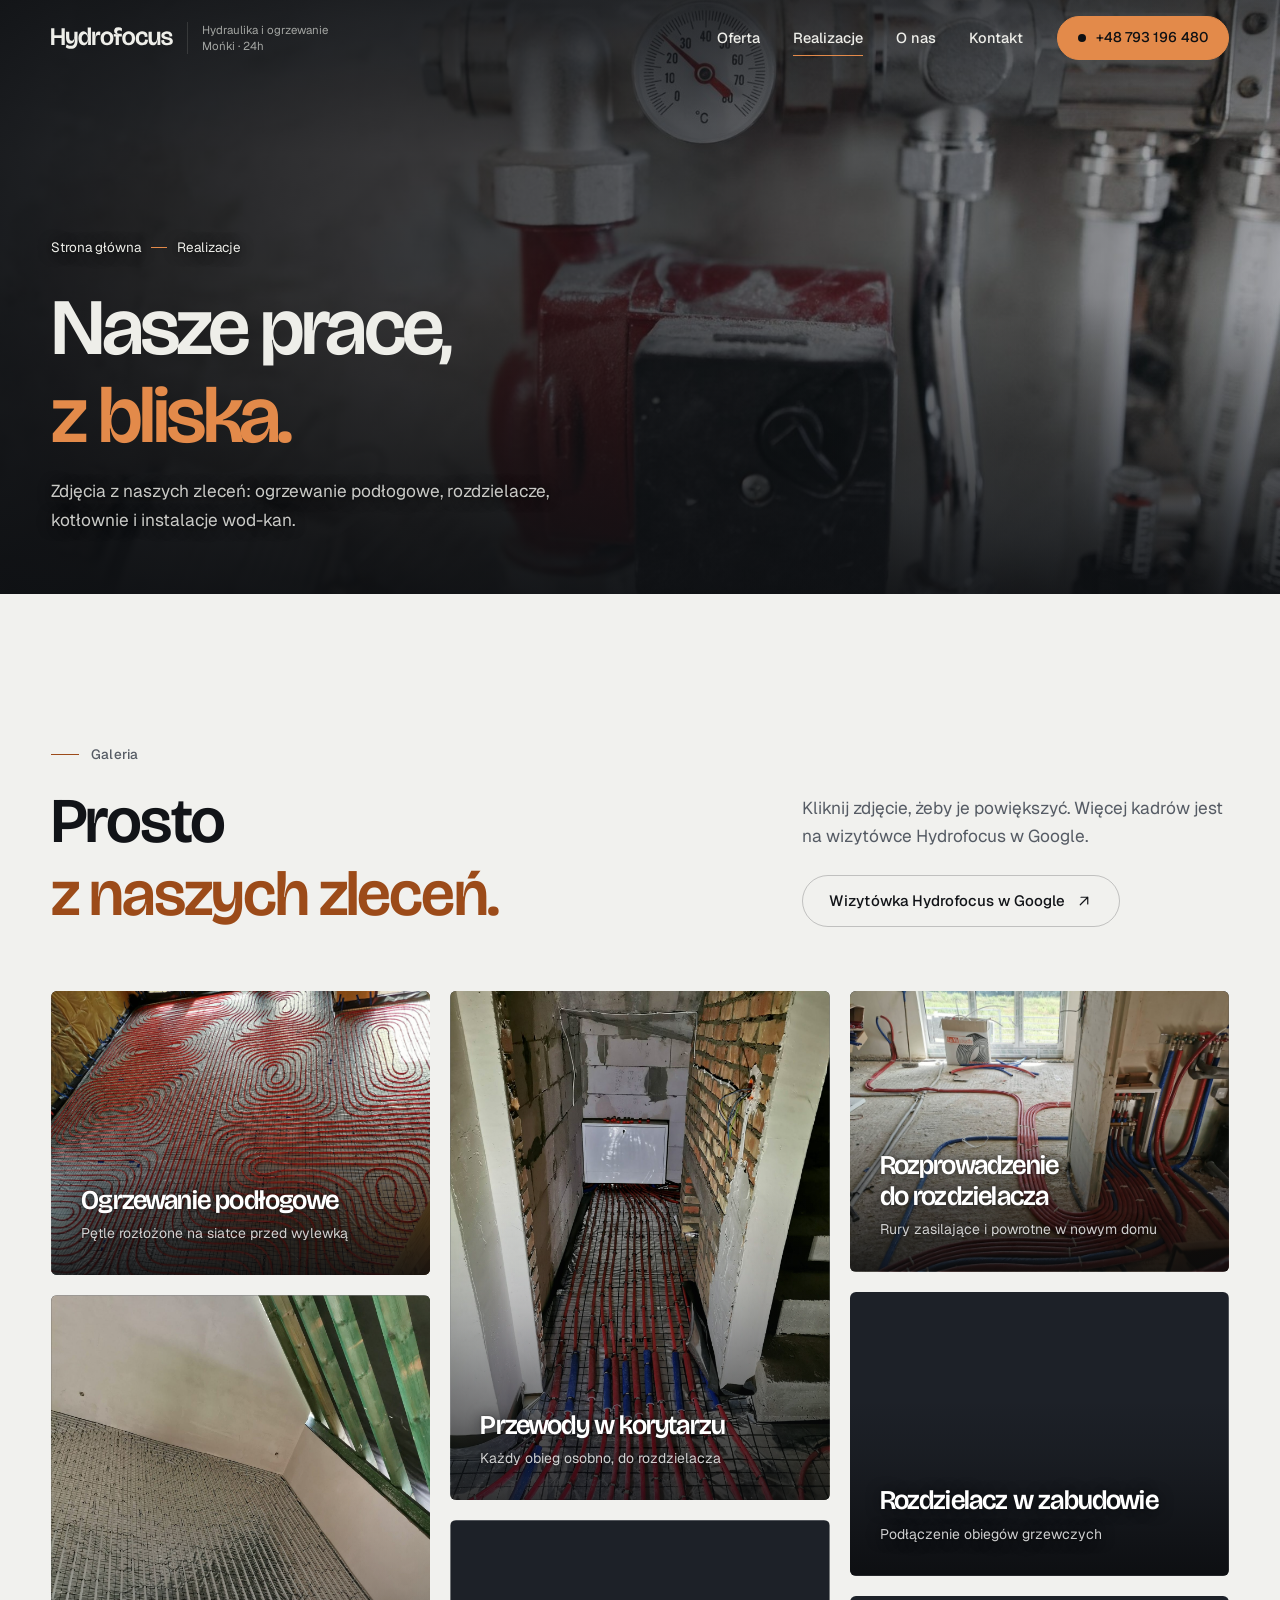
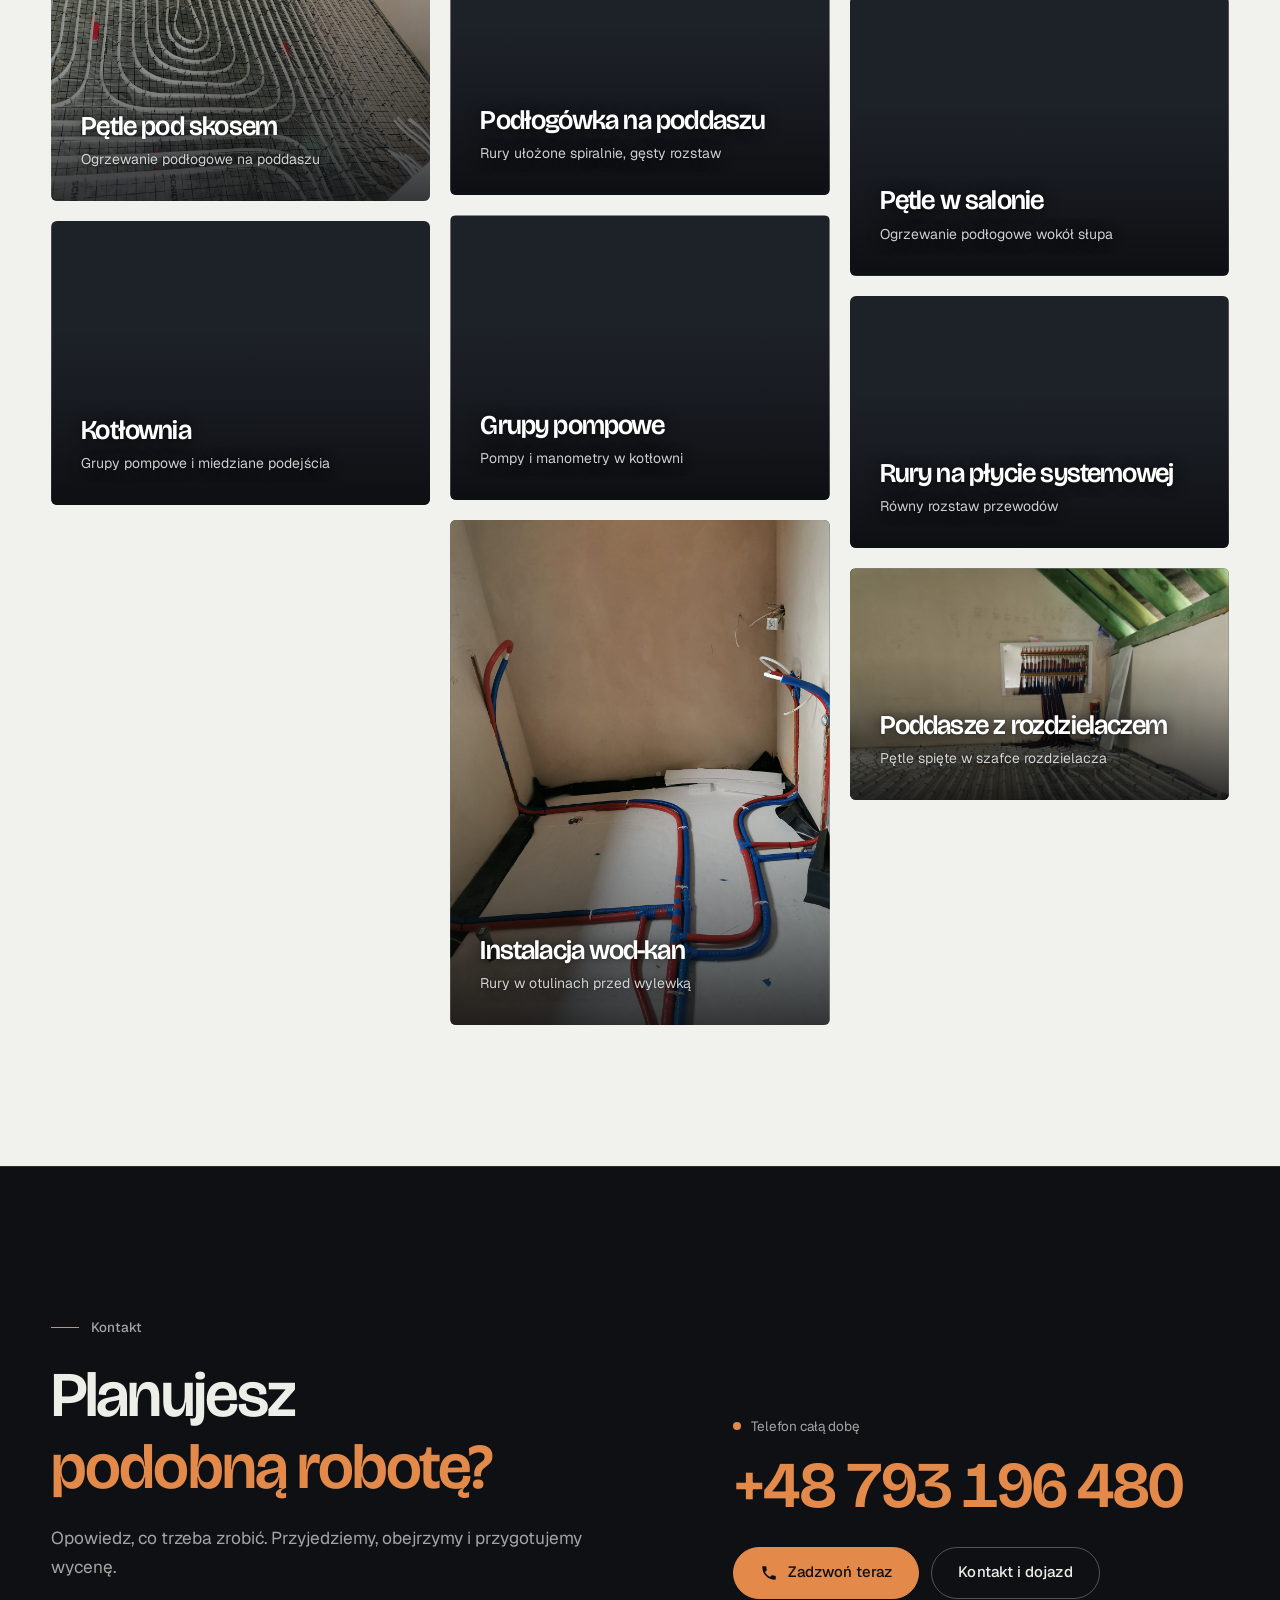
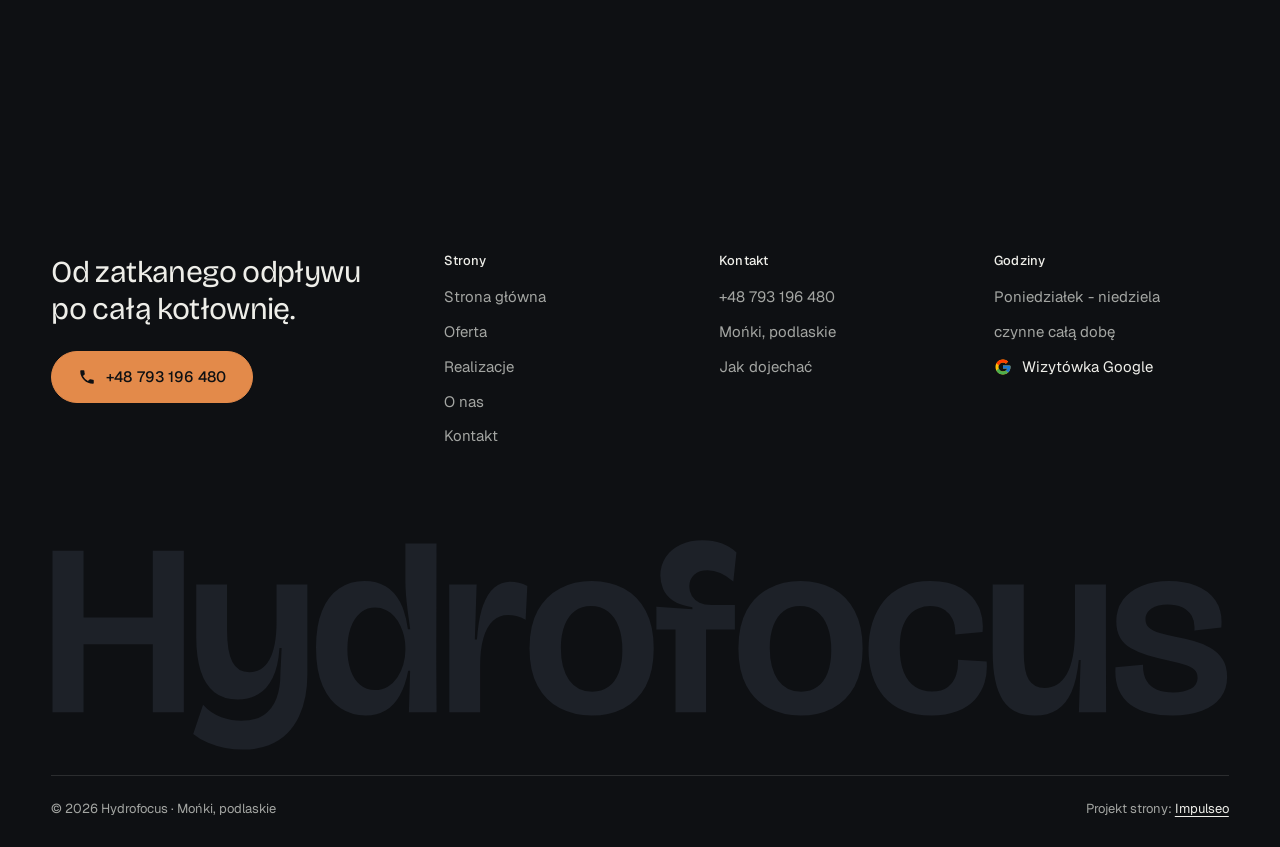
<file: realizacje.html>
<!DOCTYPE html>
<html lang="pl">
<head>
<meta charset="UTF-8">
<meta name="viewport" content="width=device-width, initial-scale=1.0">
<title>Realizacje - Hydrofocus, hydraulik Mońki</title>
<meta name="description" content="Realizacje Hydrofocus: ogrzewanie podłogowe, rozdzielacze, kotłownie, instalacje wod-kan w Mońkach i okolicy.">
<link rel="canonical" href="https://impulseo-pl.github.io/hydrofocus/realizacje.html">
<meta name="robots" content="noindex, nofollow">
<meta name="theme-color" content="#0E1013">
<meta property="og:type" content="website">
<meta property="og:locale" content="pl_PL">
<meta property="og:site_name" content="Hydrofocus">
<meta property="og:title" content="Realizacje - Hydrofocus, hydraulik Mońki">
<meta property="og:description" content="Realizacje Hydrofocus: ogrzewanie podłogowe, rozdzielacze, kotłownie, instalacje wod-kan w Mońkach i okolicy.">
<meta property="og:url" content="https://impulseo-pl.github.io/hydrofocus/realizacje.html">
<meta property="og:image" content="https://impulseo-pl.github.io/hydrofocus/img/og.jpg">
<meta property="og:image:width" content="1200">
<meta property="og:image:height" content="630">
<meta name="twitter:card" content="summary_large_image">
<script type="application/ld+json">{"@context": "https://schema.org", "@type": "Plumber", "name": "Hydrofocus", "url": "https://impulseo-pl.github.io/hydrofocus/", "telephone": "+48793196480", "image": "https://impulseo-pl.github.io/hydrofocus/img/og.jpg", "areaServed": "Mońki", "openingHours": "Mo-Su 00:00-23:59", "sameAs": ["https://www.google.com/maps?cid=2977518540617785377"]}</script>
<script>(function(){var d=document.documentElement;d.classList.add('js');try{if(!window.matchMedia('(prefers-reduced-motion: reduce)').matches)d.classList.add('anim');}catch(e){}setTimeout(function(){if(!d.classList.contains('anim-ok'))d.classList.remove('anim');},3500);})();</script>
<link rel="preload" as="image" href="img/head-realizacje.jpg" fetchpriority="high">
<link rel="preconnect" href="https://fonts.googleapis.com">
<link rel="preconnect" href="https://fonts.gstatic.com" crossorigin>
<link href="https://fonts.googleapis.com/css2?family=Bricolage+Grotesque:opsz,wght@12..96,400..700&family=Geist:wght@400..600&display=swap" rel="stylesheet">
<link rel="stylesheet" href="assets/styles.css?v=20261022a">
<script src="assets/lenis.min.js?v=1.1.20" defer></script>
<script src="assets/main.js?v=20261022a" defer></script>
</head>
<body>
<a class="skip" href="#tresc">Przejdź do treści</a>
<header class="site-head">
<div class="head-in">
  <a class="brand" href="index.html" aria-label="Hydrofocus - strona główna">
    <span class="znak"><svg class="wm" viewBox="40 -708 4814 867" role="img" aria-label="Hydrofocus"><path pathLength="1" style="--i:0" d="M456 0V-278H173V0H46V-660H173V-387H456V-660H583V0Z"/><path pathLength="1" style="--i:1" d="M822.7 153Q788.7 153 752.2 146.3Q715.7 139.7 682 125.3Q648.3 111 621.3 89L661.7 -30Q693.7 6 736.3 20.7Q779 35.3 818 35.3Q875 35.3 910.2 11.3Q945.3 -12.7 961.5 -55.7Q977.7 -98.7 977.7 -155.7L982.7 -262H974Q969.3 -187.3 946.3 -140.8Q923.3 -94.3 886.7 -73Q850 -51.7 803.3 -51.7Q745 -51.7 707.7 -81.3Q670.3 -111 652 -168Q633.7 -225 633.7 -306.3V-522H759.7V-336Q759.7 -247 781.5 -205.2Q803.3 -163.3 850.7 -163.3Q876.7 -163.3 897.5 -176Q918.3 -188.7 932.7 -214.5Q947 -240.3 954.5 -279.2Q962 -318 962 -369.3V-522H1088V-152Q1088 -108.7 1080 -64.8Q1072 -21 1053.7 18Q1035.3 57 1005 87.5Q974.7 118 929.7 135.5Q884.7 153 822.7 153Z"/><path pathLength="1" style="--i:2" d="M1326 13.7Q1270 13.7 1224 -16Q1178 -45.7 1150.7 -107.3Q1123.3 -169 1123.3 -264.7Q1123.3 -354.7 1148.2 -415Q1173 -475.3 1217.8 -505.7Q1262.7 -536 1321.7 -536Q1371 -536 1407.5 -514.8Q1444 -493.7 1467 -450Q1490 -406.3 1499 -339H1508.3Q1502.7 -379.7 1498 -414.8Q1493.3 -450 1491 -480.7Q1488.7 -511.3 1488.7 -537.7V-690H1616L1615 -206.7L1616.3 0H1503L1508 -169.7H1500.3Q1488.3 -108.3 1465 -67.5Q1441.7 -26.7 1407.2 -6.5Q1372.7 13.7 1326 13.7ZM1364.3 -90.3Q1393.7 -90.3 1416.8 -104.2Q1440 -118 1455.8 -141.8Q1471.7 -165.7 1480.2 -195.2Q1488.7 -224.7 1488.7 -255.7V-263Q1488.7 -286.3 1483.3 -310Q1478 -333.7 1467.8 -354.7Q1457.7 -375.7 1442.8 -392.2Q1428 -408.7 1408.5 -418.2Q1389 -427.7 1365.3 -427.7Q1329.7 -427.7 1304 -405.7Q1278.3 -383.7 1265 -345.3Q1251.7 -307 1251.7 -257.3Q1251.7 -209.3 1264.8 -171.3Q1278 -133.3 1303.2 -111.8Q1328.3 -90.3 1364.3 -90.3Z"/><path pathLength="1" style="--i:3" d="M1668.3 0V-266L1667.7 -522H1780L1772.7 -297H1781.3Q1787.3 -382.7 1805.7 -434.7Q1824 -486.7 1852.8 -510.2Q1881.7 -533.7 1918.3 -533.7Q1934.7 -533.7 1952.3 -529.5Q1970 -525.3 1987.3 -516.3L1980.3 -378Q1961.3 -388.3 1943 -393Q1924.7 -397.7 1908.3 -397.7Q1872.3 -397.7 1846.8 -373.7Q1821.3 -349.7 1807.8 -303.3Q1794.3 -257 1794.3 -190.7V0Z"/><path pathLength="1" style="--i:4" d="M2250.3 13.7Q2177 13.7 2119.3 -16.7Q2061.7 -47 2028.8 -108Q1996 -169 1996 -260.7Q1996 -354.3 2029.7 -415.2Q2063.3 -476 2120.8 -506Q2178.3 -536 2250.3 -536Q2324.7 -536 2381.8 -505.3Q2439 -474.7 2471.5 -413.5Q2504 -352.3 2504 -260Q2504 -166 2470.7 -105.3Q2437.3 -44.7 2379.8 -15.5Q2322.3 13.7 2250.3 13.7ZM2252.7 -83.7Q2291.7 -83.7 2319 -103.5Q2346.3 -123.3 2361 -161.5Q2375.7 -199.7 2375.7 -253.3Q2375.7 -310.3 2360.2 -350.3Q2344.7 -390.3 2316 -412.2Q2287.3 -434 2247.3 -434Q2209 -434 2181.5 -413.5Q2154 -393 2139.2 -354.3Q2124.3 -315.7 2124.3 -262Q2124.3 -178.3 2158.3 -131Q2192.3 -83.7 2252.7 -83.7Z"/><path pathLength="1" style="--i:5" d="M2593 0V-337.7H2514.7V-431.3L2662 -421.3V-429.3Q2610.7 -436.7 2582.2 -456.7Q2553.7 -476.7 2542.3 -503.8Q2531 -531 2531 -558.3Q2531 -601 2552.7 -633.7Q2574.3 -666.3 2613.5 -684.5Q2652.7 -702.7 2704.7 -702.7Q2746.3 -702.7 2780.7 -690.3Q2815 -678 2842 -653L2829.3 -534.7Q2801.7 -558.7 2776 -569.5Q2750.3 -580.3 2724 -580.3Q2689.3 -580.3 2669.3 -562.2Q2649.3 -544 2649.3 -513.7Q2649.3 -492.3 2660 -475Q2670.7 -457.7 2690.8 -447.7Q2711 -437.7 2740 -437.7H2835.7V-337.7H2718V0Z"/><path pathLength="1" style="--i:6" d="M3104.3 13.7Q3031 13.7 2973.3 -16.7Q2915.7 -47 2882.8 -108Q2850 -169 2850 -260.7Q2850 -354.3 2883.7 -415.2Q2917.3 -476 2974.8 -506Q3032.3 -536 3104.3 -536Q3178.7 -536 3235.8 -505.3Q3293 -474.7 3325.5 -413.5Q3358 -352.3 3358 -260Q3358 -166 3324.7 -105.3Q3291.3 -44.7 3233.8 -15.5Q3176.3 13.7 3104.3 13.7ZM3106.7 -83.7Q3145.7 -83.7 3173 -103.5Q3200.3 -123.3 3215 -161.5Q3229.7 -199.7 3229.7 -253.3Q3229.7 -310.3 3214.2 -350.3Q3198.7 -390.3 3170 -412.2Q3141.3 -434 3101.3 -434Q3063 -434 3035.5 -413.5Q3008 -393 2993.2 -354.3Q2978.3 -315.7 2978.3 -262Q2978.3 -178.3 3012.3 -131Q3046.3 -83.7 3106.7 -83.7Z"/><path pathLength="1" style="--i:7" d="M3638.7 13.7Q3573 13.7 3524.5 -6.8Q3476 -27.3 3444.3 -64.3Q3412.7 -101.3 3397.3 -150.5Q3382 -199.7 3382 -257Q3382 -314.3 3397.3 -364.5Q3412.7 -414.7 3443.7 -453.7Q3474.7 -492.7 3522.5 -514.3Q3570.3 -536 3635.3 -536Q3713 -536 3762 -506.5Q3811 -477 3832.5 -430Q3854 -383 3848.3 -328.3L3736.7 -317.7Q3737.7 -356.3 3724.8 -382Q3712 -407.7 3688.7 -420.7Q3665.3 -433.7 3634 -433.7Q3608.3 -433.7 3585.8 -424.3Q3563.3 -415 3546.2 -394.5Q3529 -374 3519.3 -341.8Q3509.7 -309.7 3509.7 -263Q3509.7 -203 3526.2 -163.2Q3542.7 -123.3 3572.2 -103.8Q3601.7 -84.3 3641 -84.3Q3682.7 -84.3 3706.7 -103.2Q3730.7 -122 3740.3 -152Q3750 -182 3747.3 -214L3865 -207Q3868.7 -162 3856.8 -122Q3845 -82 3816.7 -51.3Q3788.3 -20.7 3744 -3.5Q3699.7 13.7 3638.7 13.7Z"/><path pathLength="1" style="--i:8" d="M4061.7 13.7Q3973 13.7 3931.3 -49.3Q3889.7 -112.3 3889.7 -243.7V-522H4016.7V-245Q4016.7 -166 4037.3 -132.5Q4058 -99 4102 -99Q4130.7 -99 4153.5 -113Q4176.3 -127 4192.7 -155.7Q4209 -184.3 4217.5 -229.2Q4226 -274 4226 -336.7V-522H4352.7V-251L4353.3 0H4242L4249.3 -213.3H4241.7Q4234 -134 4212.2 -84Q4190.3 -34 4153.2 -10.2Q4116 13.7 4061.7 13.7Z"/><path pathLength="1" style="--i:9" d="M4623.3 13.7Q4572.3 13.7 4528.7 3.2Q4485 -7.3 4453.2 -30.3Q4421.3 -53.3 4404.8 -91.5Q4388.3 -129.7 4391.7 -184L4504 -194.3Q4503.7 -153.3 4518.7 -128.2Q4533.7 -103 4561.5 -91.8Q4589.3 -80.7 4627.3 -80.7Q4672.3 -80.7 4699.8 -95.8Q4727.3 -111 4727.3 -141Q4727.3 -161.7 4714.5 -173.7Q4701.7 -185.7 4675.2 -193.8Q4648.7 -202 4607.7 -211Q4562 -221.7 4523 -233Q4484 -244.3 4455.2 -261.3Q4426.3 -278.3 4410.7 -304.7Q4395 -331 4395 -371Q4395 -422.3 4422.3 -459.2Q4449.7 -496 4498.5 -516Q4547.3 -536 4612 -536Q4671 -536 4721.5 -517Q4772 -498 4801.2 -456Q4830.3 -414 4824.3 -345.7L4714.3 -333.7Q4717.3 -369.3 4703.7 -393Q4690 -416.7 4664.7 -428.5Q4639.3 -440.3 4605 -440.3Q4563 -440.3 4538.7 -423.8Q4514.3 -407.3 4514.3 -380.3Q4514.3 -358 4529.3 -344.7Q4544.3 -331.3 4572.7 -323.5Q4601 -315.7 4640.7 -307.3Q4675.3 -300.7 4711.7 -290.8Q4748 -281 4778.8 -263.7Q4809.7 -246.3 4828.8 -217.3Q4848 -188.3 4848 -143Q4848 -95.3 4821.5 -60Q4795 -24.7 4745 -5.5Q4695 13.7 4623.3 13.7Z"/></svg></span>
    <span class="brand-sub">Hydraulika i&nbsp;ogrzewanie<br>Mońki · 24h</span>
  </a>
  <nav class="nav-links" aria-label="Menu główne">
    <a class="nl" href="oferta.html">Oferta</a><a class="nl" href="realizacje.html" aria-current="page">Realizacje</a><a class="nl" href="o-nas.html">O&nbsp;nas</a><a class="nl" href="kontakt.html">Kontakt</a>
    <a class="btn btn-copper nav-cta" href="tel:+48793196480"><span class="live" aria-hidden="true"></span>+48 793 196 480</a>
  </nav>
  <button class="burger" type="button" aria-label="Otwórz menu" aria-expanded="false" aria-controls="mnav"><span></span><span></span></button>
</div>
</header>
<div class="mnav" id="mnav">
  <div class="mnav-in">
    <a class="ml" href="index.html">Strona główna</a><a class="ml" href="oferta.html">Oferta</a><a class="ml" href="realizacje.html" aria-current="page">Realizacje</a><a class="ml" href="o-nas.html">O&nbsp;nas</a><a class="ml" href="kontakt.html">Kontakt</a>
    <div class="mnav-foot">
      <span>Telefon czynny całą dobę, 7 dni w&nbsp;tygodniu</span>
      <a class="btn btn-copper" href="tel:+48793196480"><svg class="ico" width="16" height="16" viewBox="0 0 24 24" fill="none" aria-hidden="true"><path d="M6.6 10.8a15.5 15.5 0 0 0 6.6 6.6l2.2-2.2a1 1 0 0 1 1-.24 11.4 11.4 0 0 0 3.6.58 1 1 0 0 1 1 1V20a1 1 0 0 1-1 1A17 17 0 0 1 3 4a1 1 0 0 1 1-1h3.5a1 1 0 0 1 1 1c0 1.25.2 2.46.58 3.6a1 1 0 0 1-.25 1l-2.23 2.2Z" fill="currentColor"/></svg>+48 793 196 480</a>
    </div>
  </div>
</div>
<main id="tresc">

<section class="pagehead">
  <div class="pagehead-media"><img src="img/head-realizacje.jpg" alt="Rozdzielacz z pompą obiegową i manometrem" width="1600" height="1068" decoding="async" fetchpriority="high"></div>
  <div class="ph-in">
    <p class="crumb up" style="--d:0"><a href="index.html">Strona główna</a><span class="sl" aria-hidden="true"></span>Realizacje</p>
    <h1><span class="ln"><span class="ln-i" style="--k:0">Nasze prace,</span></span><span class="ln"><span class="ln-i" style="--k:1"><em>z&nbsp;bliska.</em></span></span></h1>
    <p class="ph-lead up" style="--d:300">Zdjęcia z&nbsp;naszych zleceń: ogrzewanie podłogowe, rozdzielacze, kotłownie i&nbsp;instalacje wod-kan.</p>
  </div>
</section>

<section class="sec">
  <div class="wrap">
    <div class="sec-head">
      <div>
        <p class="eyebrow rv">Galeria</p>
        <h2 class="h2 rv rv-h"><span class="ln"><span class="ln-i" style="--k:0">Prosto</span></span><span class="ln"><span class="ln-i" style="--k:1"><em>z&nbsp;naszych zleceń.</em></span></span></h2>
      </div>
      <div class="side rv" style="--d:120">
        <p class="lead">Kliknij zdjęcie, żeby je powiększyć. Więcej kadrów jest na wizytówce Hydrofocus w&nbsp;Google.</p>
        <a class="btn btn-ghost" href="https://www.google.com/maps?cid=2977518540617785377" target="_blank" rel="noopener">Wizytówka Hydrofocus w&nbsp;Google<svg class="ico" width="18" height="18" viewBox="0 0 24 24" fill="none" stroke="currentColor" stroke-width="1.6" stroke-linecap="round" stroke-linejoin="round" aria-hidden="true"><path d="M7 17 17 7M8 7h9v9"/></svg></a>
      </div>
    </div>
    <div class="masonry">
      <a class="tile rv-img rv" style="--d:0" href="img/g1.jpg" data-lb="Ogrzewanie podłogowe - Pętle rozłożone na siatce przed wylewką">
        <img src="img/g1.jpg" alt="Ogrzewanie podłogowe - realizacja Hydrofocus" width="1880" height="1410" decoding="async">
        <span class="tile-cap"><h3>Ogrzewanie podłogowe</h3><span>Pętle rozłożone na siatce przed wylewką</span></span>
      </a><a class="tile rv-img rv" style="--d:110" href="img/g7.jpg" data-lb="Pętle pod skosem - Ogrzewanie podłogowe na poddaszu">
        <img src="img/g7.jpg" alt="Pętle pod skosem - realizacja Hydrofocus" width="1410" height="1880" decoding="async">
        <span class="tile-cap"><h3>Pętle pod skosem</h3><span>Ogrzewanie podłogowe na poddaszu</span></span>
      </a><a class="tile rv-img rv" style="--d:220" href="img/about.jpg" data-lb="Kotłownia - Grupy pompowe i miedziane podejścia">
        <img src="img/about.jpg" alt="Kotłownia - realizacja Hydrofocus" width="1880" height="1410" decoding="async">
        <span class="tile-cap"><h3>Kotłownia</h3><span>Grupy pompowe i&nbsp;miedziane podejścia</span></span>
      </a><a class="tile rv-img rv" style="--d:0" href="img/g6.jpg" data-lb="Przewody w korytarzu - Każdy obieg osobno, do rozdzielacza">
        <img src="img/g6.jpg" alt="Przewody w korytarzu - realizacja Hydrofocus" width="1400" height="1880" loading="lazy" decoding="async">
        <span class="tile-cap"><h3>Przewody w&nbsp;korytarzu</h3><span>Każdy obieg osobno, do rozdzielacza</span></span>
      </a><a class="tile rv-img rv" style="--d:110" href="img/g2.jpg" data-lb="Podłogówka na poddaszu - Rury ułożone spiralnie, gęsty rozstaw">
        <img src="img/g2.jpg" alt="Podłogówka na poddaszu - realizacja Hydrofocus" width="1880" height="1365" loading="lazy" decoding="async">
        <span class="tile-cap"><h3>Podłogówka na poddaszu</h3><span>Rury ułożone spiralnie, gęsty rozstaw</span></span>
      </a><a class="tile rv-img rv" style="--d:220" href="img/r1.jpg" data-lb="Grupy pompowe - Pompy i manometry w kotłowni">
        <img src="img/r1.jpg" alt="Grupy pompowe - realizacja Hydrofocus" width="1100" height="825" loading="lazy" decoding="async">
        <span class="tile-cap"><h3>Grupy pompowe</h3><span>Pompy i&nbsp;manometry w&nbsp;kotłowni</span></span>
      </a><a class="tile rv-img rv" style="--d:0" href="img/g4.jpg" data-lb="Instalacja wod-kan - Rury w otulinach przed wylewką">
        <img src="img/g4.jpg" alt="Instalacja wod-kan - realizacja Hydrofocus" width="1410" height="1880" loading="lazy" decoding="async">
        <span class="tile-cap"><h3>Instalacja wod-kan</h3><span>Rury w&nbsp;otulinach przed wylewką</span></span>
      </a><a class="tile rv-img rv" style="--d:110" href="img/g3.jpg" data-lb="Rozprowadzenie do rozdzielacza - Rury zasilające i powrotne w nowym domu">
        <img src="img/g3.jpg" alt="Rozprowadzenie do rozdzielacza - realizacja Hydrofocus" width="1880" height="1391" loading="lazy" decoding="async">
        <span class="tile-cap"><h3>Rozprowadzenie do rozdzielacza</h3><span>Rury zasilające i&nbsp;powrotne w&nbsp;nowym domu</span></span>
      </a><a class="tile rv-img rv" style="--d:220" href="img/r2.jpg" data-lb="Rozdzielacz w zabudowie - Podłączenie obiegów grzewczych">
        <img src="img/r2.jpg" alt="Rozdzielacz w zabudowie - realizacja Hydrofocus" width="1150" height="862" loading="lazy" decoding="async">
        <span class="tile-cap"><h3>Rozdzielacz w&nbsp;zabudowie</h3><span>Podłączenie obiegów grzewczych</span></span>
      </a><a class="tile rv-img rv" style="--d:0" href="img/g5.jpg" data-lb="Pętle w salonie - Ogrzewanie podłogowe wokół słupa">
        <img src="img/g5.jpg" alt="Pętle w salonie - realizacja Hydrofocus" width="1880" height="1388" loading="lazy" decoding="async">
        <span class="tile-cap"><h3>Pętle w&nbsp;salonie</h3><span>Ogrzewanie podłogowe wokół słupa</span></span>
      </a><a class="tile rv-img rv" style="--d:110" href="img/g8.jpg" data-lb="Rury na płycie systemowej - Równy rozstaw przewodów">
        <img src="img/g8.jpg" alt="Rury na płycie systemowej - realizacja Hydrofocus" width="1800" height="1200" loading="lazy" decoding="async">
        <span class="tile-cap"><h3>Rury na płycie systemowej</h3><span>Równy rozstaw przewodów</span></span>
      </a><a class="tile rv-img rv" style="--d:220" href="img/r3.jpg" data-lb="Poddasze z rozdzielaczem - Pętle spięte w szafce rozdzielacza">
        <img src="img/r3.jpg" alt="Poddasze z rozdzielaczem - realizacja Hydrofocus" width="1800" height="1100" loading="lazy" decoding="async">
        <span class="tile-cap"><h3>Poddasze z&nbsp;rozdzielaczem</h3><span>Pętle spięte w&nbsp;szafce rozdzielacza</span></span>
      </a>
    </div>
  </div>
</section>
<section class="cta-band dark">
  <div class="wrap cta-grid">
    <div>
      <p class="eyebrow rv">Kontakt</p>
      <h2 class="h2 rv rv-h"><span class="ln"><span class="ln-i" style="--k:0">Planujesz</span></span><span class="ln"><span class="ln-i" style="--k:1"><em>podobną robotę?</em></span></span></h2>
      <p class="lead rv" style="--d:120">Opowiedz, co trzeba zrobić. Przyjedziemy, obejrzymy i&nbsp;przygotujemy wycenę.</p>
    </div>
    <div class="cta-side rv" style="--d:180">
      <span class="lbl"><span class="live" aria-hidden="true"></span>Telefon całą dobę</span>
      <a class="cta-phone" href="tel:+48793196480">+48 793 196 480</a>
      <div class="cta-row">
        <a class="btn btn-copper" href="tel:+48793196480"><svg class="ico" width="16" height="16" viewBox="0 0 24 24" fill="none" aria-hidden="true"><path d="M6.6 10.8a15.5 15.5 0 0 0 6.6 6.6l2.2-2.2a1 1 0 0 1 1-.24 11.4 11.4 0 0 0 3.6.58 1 1 0 0 1 1 1V20a1 1 0 0 1-1 1A17 17 0 0 1 3 4a1 1 0 0 1 1-1h3.5a1 1 0 0 1 1 1c0 1.25.2 2.46.58 3.6a1 1 0 0 1-.25 1l-2.23 2.2Z" fill="currentColor"/></svg>Zadzwoń teraz</a>
        <a class="btn btn-ghost" href="kontakt.html">Kontakt i&nbsp;dojazd</a>
      </div>
    </div>
  </div>
</section>
</main>
<footer class="site-foot">
  <div class="wrap">
    <div class="foot-top">
      <div>
        <p class="foot-claim">Od zatkanego odpływu po całą kotłownię.</p>
        <a class="btn btn-copper" href="tel:+48793196480"><svg class="ico" width="16" height="16" viewBox="0 0 24 24" fill="none" aria-hidden="true"><path d="M6.6 10.8a15.5 15.5 0 0 0 6.6 6.6l2.2-2.2a1 1 0 0 1 1-.24 11.4 11.4 0 0 0 3.6.58 1 1 0 0 1 1 1V20a1 1 0 0 1-1 1A17 17 0 0 1 3 4a1 1 0 0 1 1-1h3.5a1 1 0 0 1 1 1c0 1.25.2 2.46.58 3.6a1 1 0 0 1-.25 1l-2.23 2.2Z" fill="currentColor"/></svg>+48 793 196 480</a>
      </div>
      <div>
        <h4>Strony</h4>
        <ul><li><a href="index.html">Strona główna</a></li><li><a href="oferta.html">Oferta</a></li><li><a href="realizacje.html">Realizacje</a></li><li><a href="o-nas.html">O&nbsp;nas</a></li><li><a href="kontakt.html">Kontakt</a></li></ul>
      </div>
      <div>
        <h4>Kontakt</h4>
        <ul>
          <li><a href="tel:+48793196480">+48 793 196 480</a></li>
          <li>Mońki, podlaskie</li>
          <li><a href="https://www.google.com/maps?cid=2977518540617785377" target="_blank" rel="noopener">Jak dojechać</a></li>
        </ul>
      </div>
      <div>
        <h4>Godziny</h4>
        <ul>
          <li>Poniedziałek - niedziela</li>
          <li>czynne całą dobę</li>
          <li><a class="soc" href="https://www.google.com/maps?cid=2977518540617785377" target="_blank" rel="noopener" aria-label="Wizytówka Hydrofocus w Google"><svg class="g-logo" viewBox="0 0 48 48" aria-hidden="true"><path fill="#FFC107" d="M43.6 20.5H42V20H24v8h11.3C33.7 32.7 29.2 36 24 36c-6.6 0-12-5.4-12-12s5.4-12 12-12c3.1 0 5.8 1.2 7.9 3.1l5.7-5.7C34 6.1 29.3 4 24 4 12.9 4 4 12.9 4 24s8.9 20 20 20 20-8.9 20-20c0-1.3-.1-2.4-.4-3.5z"/><path fill="#FF3D00" d="m6.3 14.7 6.6 4.8C14.7 15.1 19 12 24 12c3.1 0 5.8 1.2 7.9 3.1l5.7-5.7C34 6.1 29.3 4 24 4 16.3 4 9.7 8.3 6.3 14.7z"/><path fill="#4CAF50" d="M24 44c5.2 0 9.9-2 13.4-5.2l-6.2-5.2A11.9 11.9 0 0 1 24 36c-5.2 0-9.6-3.3-11.3-7.9l-6.5 5C9.5 39.6 16.2 44 24 44z"/><path fill="#1976D2" d="M43.6 20.5H42V20H24v8h11.3a12 12 0 0 1-4.1 5.6l6.2 5.2C37 39.2 44 34 44 24c0-1.3-.1-2.4-.4-3.5z"/></svg>Wizytówka Google</a></li>
        </ul>
      </div>
    </div>
    <div class="foot-mark" aria-hidden="true"><svg class="wm-foot" viewBox="40 -708 4814 867" aria-hidden="true" focusable="false"><path style="--i:0" d="M456 0V-278H173V0H46V-660H173V-387H456V-660H583V0Z"/><path style="--i:1" d="M822.7 153Q788.7 153 752.2 146.3Q715.7 139.7 682 125.3Q648.3 111 621.3 89L661.7 -30Q693.7 6 736.3 20.7Q779 35.3 818 35.3Q875 35.3 910.2 11.3Q945.3 -12.7 961.5 -55.7Q977.7 -98.7 977.7 -155.7L982.7 -262H974Q969.3 -187.3 946.3 -140.8Q923.3 -94.3 886.7 -73Q850 -51.7 803.3 -51.7Q745 -51.7 707.7 -81.3Q670.3 -111 652 -168Q633.7 -225 633.7 -306.3V-522H759.7V-336Q759.7 -247 781.5 -205.2Q803.3 -163.3 850.7 -163.3Q876.7 -163.3 897.5 -176Q918.3 -188.7 932.7 -214.5Q947 -240.3 954.5 -279.2Q962 -318 962 -369.3V-522H1088V-152Q1088 -108.7 1080 -64.8Q1072 -21 1053.7 18Q1035.3 57 1005 87.5Q974.7 118 929.7 135.5Q884.7 153 822.7 153Z"/><path style="--i:2" d="M1326 13.7Q1270 13.7 1224 -16Q1178 -45.7 1150.7 -107.3Q1123.3 -169 1123.3 -264.7Q1123.3 -354.7 1148.2 -415Q1173 -475.3 1217.8 -505.7Q1262.7 -536 1321.7 -536Q1371 -536 1407.5 -514.8Q1444 -493.7 1467 -450Q1490 -406.3 1499 -339H1508.3Q1502.7 -379.7 1498 -414.8Q1493.3 -450 1491 -480.7Q1488.7 -511.3 1488.7 -537.7V-690H1616L1615 -206.7L1616.3 0H1503L1508 -169.7H1500.3Q1488.3 -108.3 1465 -67.5Q1441.7 -26.7 1407.2 -6.5Q1372.7 13.7 1326 13.7ZM1364.3 -90.3Q1393.7 -90.3 1416.8 -104.2Q1440 -118 1455.8 -141.8Q1471.7 -165.7 1480.2 -195.2Q1488.7 -224.7 1488.7 -255.7V-263Q1488.7 -286.3 1483.3 -310Q1478 -333.7 1467.8 -354.7Q1457.7 -375.7 1442.8 -392.2Q1428 -408.7 1408.5 -418.2Q1389 -427.7 1365.3 -427.7Q1329.7 -427.7 1304 -405.7Q1278.3 -383.7 1265 -345.3Q1251.7 -307 1251.7 -257.3Q1251.7 -209.3 1264.8 -171.3Q1278 -133.3 1303.2 -111.8Q1328.3 -90.3 1364.3 -90.3Z"/><path style="--i:3" d="M1668.3 0V-266L1667.7 -522H1780L1772.7 -297H1781.3Q1787.3 -382.7 1805.7 -434.7Q1824 -486.7 1852.8 -510.2Q1881.7 -533.7 1918.3 -533.7Q1934.7 -533.7 1952.3 -529.5Q1970 -525.3 1987.3 -516.3L1980.3 -378Q1961.3 -388.3 1943 -393Q1924.7 -397.7 1908.3 -397.7Q1872.3 -397.7 1846.8 -373.7Q1821.3 -349.7 1807.8 -303.3Q1794.3 -257 1794.3 -190.7V0Z"/><path style="--i:4" d="M2250.3 13.7Q2177 13.7 2119.3 -16.7Q2061.7 -47 2028.8 -108Q1996 -169 1996 -260.7Q1996 -354.3 2029.7 -415.2Q2063.3 -476 2120.8 -506Q2178.3 -536 2250.3 -536Q2324.7 -536 2381.8 -505.3Q2439 -474.7 2471.5 -413.5Q2504 -352.3 2504 -260Q2504 -166 2470.7 -105.3Q2437.3 -44.7 2379.8 -15.5Q2322.3 13.7 2250.3 13.7ZM2252.7 -83.7Q2291.7 -83.7 2319 -103.5Q2346.3 -123.3 2361 -161.5Q2375.7 -199.7 2375.7 -253.3Q2375.7 -310.3 2360.2 -350.3Q2344.7 -390.3 2316 -412.2Q2287.3 -434 2247.3 -434Q2209 -434 2181.5 -413.5Q2154 -393 2139.2 -354.3Q2124.3 -315.7 2124.3 -262Q2124.3 -178.3 2158.3 -131Q2192.3 -83.7 2252.7 -83.7Z"/><path style="--i:5" d="M2593 0V-337.7H2514.7V-431.3L2662 -421.3V-429.3Q2610.7 -436.7 2582.2 -456.7Q2553.7 -476.7 2542.3 -503.8Q2531 -531 2531 -558.3Q2531 -601 2552.7 -633.7Q2574.3 -666.3 2613.5 -684.5Q2652.7 -702.7 2704.7 -702.7Q2746.3 -702.7 2780.7 -690.3Q2815 -678 2842 -653L2829.3 -534.7Q2801.7 -558.7 2776 -569.5Q2750.3 -580.3 2724 -580.3Q2689.3 -580.3 2669.3 -562.2Q2649.3 -544 2649.3 -513.7Q2649.3 -492.3 2660 -475Q2670.7 -457.7 2690.8 -447.7Q2711 -437.7 2740 -437.7H2835.7V-337.7H2718V0Z"/><path style="--i:6" d="M3104.3 13.7Q3031 13.7 2973.3 -16.7Q2915.7 -47 2882.8 -108Q2850 -169 2850 -260.7Q2850 -354.3 2883.7 -415.2Q2917.3 -476 2974.8 -506Q3032.3 -536 3104.3 -536Q3178.7 -536 3235.8 -505.3Q3293 -474.7 3325.5 -413.5Q3358 -352.3 3358 -260Q3358 -166 3324.7 -105.3Q3291.3 -44.7 3233.8 -15.5Q3176.3 13.7 3104.3 13.7ZM3106.7 -83.7Q3145.7 -83.7 3173 -103.5Q3200.3 -123.3 3215 -161.5Q3229.7 -199.7 3229.7 -253.3Q3229.7 -310.3 3214.2 -350.3Q3198.7 -390.3 3170 -412.2Q3141.3 -434 3101.3 -434Q3063 -434 3035.5 -413.5Q3008 -393 2993.2 -354.3Q2978.3 -315.7 2978.3 -262Q2978.3 -178.3 3012.3 -131Q3046.3 -83.7 3106.7 -83.7Z"/><path style="--i:7" d="M3638.7 13.7Q3573 13.7 3524.5 -6.8Q3476 -27.3 3444.3 -64.3Q3412.7 -101.3 3397.3 -150.5Q3382 -199.7 3382 -257Q3382 -314.3 3397.3 -364.5Q3412.7 -414.7 3443.7 -453.7Q3474.7 -492.7 3522.5 -514.3Q3570.3 -536 3635.3 -536Q3713 -536 3762 -506.5Q3811 -477 3832.5 -430Q3854 -383 3848.3 -328.3L3736.7 -317.7Q3737.7 -356.3 3724.8 -382Q3712 -407.7 3688.7 -420.7Q3665.3 -433.7 3634 -433.7Q3608.3 -433.7 3585.8 -424.3Q3563.3 -415 3546.2 -394.5Q3529 -374 3519.3 -341.8Q3509.7 -309.7 3509.7 -263Q3509.7 -203 3526.2 -163.2Q3542.7 -123.3 3572.2 -103.8Q3601.7 -84.3 3641 -84.3Q3682.7 -84.3 3706.7 -103.2Q3730.7 -122 3740.3 -152Q3750 -182 3747.3 -214L3865 -207Q3868.7 -162 3856.8 -122Q3845 -82 3816.7 -51.3Q3788.3 -20.7 3744 -3.5Q3699.7 13.7 3638.7 13.7Z"/><path style="--i:8" d="M4061.7 13.7Q3973 13.7 3931.3 -49.3Q3889.7 -112.3 3889.7 -243.7V-522H4016.7V-245Q4016.7 -166 4037.3 -132.5Q4058 -99 4102 -99Q4130.7 -99 4153.5 -113Q4176.3 -127 4192.7 -155.7Q4209 -184.3 4217.5 -229.2Q4226 -274 4226 -336.7V-522H4352.7V-251L4353.3 0H4242L4249.3 -213.3H4241.7Q4234 -134 4212.2 -84Q4190.3 -34 4153.2 -10.2Q4116 13.7 4061.7 13.7Z"/><path style="--i:9" d="M4623.3 13.7Q4572.3 13.7 4528.7 3.2Q4485 -7.3 4453.2 -30.3Q4421.3 -53.3 4404.8 -91.5Q4388.3 -129.7 4391.7 -184L4504 -194.3Q4503.7 -153.3 4518.7 -128.2Q4533.7 -103 4561.5 -91.8Q4589.3 -80.7 4627.3 -80.7Q4672.3 -80.7 4699.8 -95.8Q4727.3 -111 4727.3 -141Q4727.3 -161.7 4714.5 -173.7Q4701.7 -185.7 4675.2 -193.8Q4648.7 -202 4607.7 -211Q4562 -221.7 4523 -233Q4484 -244.3 4455.2 -261.3Q4426.3 -278.3 4410.7 -304.7Q4395 -331 4395 -371Q4395 -422.3 4422.3 -459.2Q4449.7 -496 4498.5 -516Q4547.3 -536 4612 -536Q4671 -536 4721.5 -517Q4772 -498 4801.2 -456Q4830.3 -414 4824.3 -345.7L4714.3 -333.7Q4717.3 -369.3 4703.7 -393Q4690 -416.7 4664.7 -428.5Q4639.3 -440.3 4605 -440.3Q4563 -440.3 4538.7 -423.8Q4514.3 -407.3 4514.3 -380.3Q4514.3 -358 4529.3 -344.7Q4544.3 -331.3 4572.7 -323.5Q4601 -315.7 4640.7 -307.3Q4675.3 -300.7 4711.7 -290.8Q4748 -281 4778.8 -263.7Q4809.7 -246.3 4828.8 -217.3Q4848 -188.3 4848 -143Q4848 -95.3 4821.5 -60Q4795 -24.7 4745 -5.5Q4695 13.7 4623.3 13.7Z"/></svg></div>
    <div class="foot-bottom">
      <span>© 2026 Hydrofocus · Mońki, podlaskie</span>
      <span>Projekt strony: <a class="foot-credit" href="https://impulseo.pl" target="_blank" rel="noopener">Impulseo</a></span>
    </div>
  </div>
</footer>
<div class="sticky-call">
  <a class="btn btn-copper" href="tel:+48793196480"><svg class="ico" width="16" height="16" viewBox="0 0 24 24" fill="none" aria-hidden="true"><path d="M6.6 10.8a15.5 15.5 0 0 0 6.6 6.6l2.2-2.2a1 1 0 0 1 1-.24 11.4 11.4 0 0 0 3.6.58 1 1 0 0 1 1 1V20a1 1 0 0 1-1 1A17 17 0 0 1 3 4a1 1 0 0 1 1-1h3.5a1 1 0 0 1 1 1c0 1.25.2 2.46.58 3.6a1 1 0 0 1-.25 1l-2.23 2.2Z" fill="currentColor"/></svg>Zadzwoń</a>
  <a class="btn btn-ghost" href="kontakt.html">Kontakt i&nbsp;dojazd</a>
</div>
</body>
</html>
</file>
<file: assets/styles.css>
/* Hydrofocus - hydraulika i ogrzewanie. Projekt strony: Impulseo, 10.2026.
   Paleta: grafit + miedź (kolor rur w kotłowni). Krój: Bricolage Grotesque + Geist. */
:root{
  --ink:#0E1013;--ink-2:#15181D;--ink-3:#1D2128;--ink-line:rgba(238,238,233,.13);
  --paper:#F1F1EE;--paper-2:#E7E8E4;--line:rgba(18,20,24,.12);
  --text:#121418;--muted:#555B64;
  --on-dark:#EEEEE9;--on-dark-2:#A3A5A2;
  --accent:#E38A4A;--accent-d:#9C4B19;--accent-soft:rgba(227,138,74,.14);
  --paper-3:#FFFFFF;
  --f-display:"Bricolage Grotesque","Geist",system-ui,sans-serif;
  --f-body:"Geist",system-ui,-apple-system,"Segoe UI",sans-serif;
  --expo:cubic-bezier(.16,1,.3,1);--ease:cubic-bezier(.16,.84,.44,1);--in:cubic-bezier(.7,0,.84,0);
  --wrap:min(1320px, 100% - clamp(40px, 8vw, 128px));
  --nav-h:76px;
  --img-zoom:1.05;--img-dur:1.4s;--img-rest:brightness(1);--img-hot:brightness(1.08);
}
*,*::before,*::after{box-sizing:border-box}
html{-webkit-text-size-adjust:100%;background:var(--ink)}
html.lenis,html.lenis body{height:auto}
.lenis.lenis-smooth [data-lenis-prevent]{overscroll-behavior:contain}
.lenis.lenis-stopped{overflow:clip}
.lenis.lenis-smooth iframe{pointer-events:none}
body{margin:0;font-family:var(--f-body);font-size:17px;line-height:1.65;color:var(--text);background:var(--paper);-webkit-font-smoothing:antialiased;-moz-osx-font-smoothing:grayscale;overflow-x:clip}
img{display:block;max-width:100%;height:auto}
a{color:inherit;text-decoration:none}
p{margin:0 0 1em;max-width:62ch}
ul,ol{margin:0}
h1,h2,h3{font-family:var(--f-display);font-weight:600;letter-spacing:-.03em;margin:0;font-variation-settings:"opsz" 96;text-wrap:balance}
h2 em,h1 em{font-style:normal;color:var(--accent-d)}
.dark h1 em,.dark h2 em,.dark-2 h2 em,.hero h1 em,.pagehead h1 em,.stopklatka h2 em{color:var(--accent)}
::selection{background:var(--accent);color:var(--ink)}
:focus-visible{outline:2px solid var(--accent);outline-offset:3px}
.skip{position:absolute;left:12px;top:-60px;z-index:300;background:var(--accent);color:var(--ink);padding:10px 16px;border-radius:8px;font-weight:500}
.skip:focus{top:12px}
.wrap{width:var(--wrap);margin-inline:auto}
.sec{padding:clamp(88px, 11vw, 168px) 0}
.dark{background:var(--ink);color:var(--on-dark)}
.dark-2{background:var(--ink-2);color:var(--on-dark)}
.paper-2{background:var(--paper-2)}
.nw{white-space:nowrap}
.ico{width:18px;height:18px;flex:none}

/* ---------- nagłówki sekcji ---------- */
.eyebrow{display:inline-flex;align-items:center;gap:12px;font-size:13.5px;font-weight:500;letter-spacing:.01em;color:var(--muted);margin:0 0 24px}
.eyebrow::before{content:"";width:28px;height:1px;background:var(--accent-d)}
.dark .eyebrow,.dark-2 .eyebrow,.stopklatka .eyebrow{color:var(--on-dark-2)}
.dark .eyebrow::before,.dark-2 .eyebrow::before,.stopklatka .eyebrow::before{background:var(--accent)}
.h2{font-size:clamp(2.3rem, 1.1rem + 3.6vw, 4.4rem);line-height:1.02}
.ln{display:block;overflow:hidden;padding:.12em 0 .14em;margin:-.12em 0 -.14em}
.ln-i{display:block}
.lead{font-size:1.08rem;color:var(--muted);max-width:52ch}
.dark .lead,.dark-2 .lead{color:var(--on-dark-2)}
.sec-head{display:grid;grid-template-columns:minmax(0,1.25fr) minmax(0,.75fr);gap:40px;align-items:end;margin-bottom:clamp(44px, 5vw, 72px)}
.sec-head .lead{margin:0}
.sec-head .side{display:flex;flex-direction:column;gap:24px;align-items:flex-start}

/* ---------- przyciski (klocki: jedna reakcja na kursor dla wszystkich) ---------- */
.btn{position:relative;isolation:isolate;overflow:hidden;display:inline-flex;align-items:center;justify-content:center;gap:10px;min-height:52px;padding:0 26px;border-radius:999px;border:1px solid transparent;font:500 15px/1.1 var(--f-body);letter-spacing:.005em;cursor:pointer;white-space:nowrap;transition:background-color .72s var(--ease),color .72s var(--ease),border-color .72s var(--ease),box-shadow .72s var(--ease)}
.btn::after,.card::after,.faq-item::after,.op-google::after{content:"";position:absolute;inset:0;z-index:-1;pointer-events:none;background:linear-gradient(105deg,transparent 30%,rgba(255,255,255,.26) 50%,transparent 70%);transform:translateX(-120%);transition:transform .72s var(--ease)}
.btn-copper{background:var(--accent);color:var(--ink);border-color:var(--accent)}
.btn-ghost{background:transparent;color:var(--text);border-color:rgba(18,20,24,.22)}
.dark .btn-ghost,.dark-2 .btn-ghost,.sticky-call .btn-ghost,.hero .btn-ghost,.stopklatka .btn-ghost,.pagehead .btn-ghost,.site-foot .btn-ghost{color:var(--on-dark);border-color:rgba(238,238,233,.3)}
.btn .arr{transition:transform .72s var(--ease)}
@media (hover:hover){
  .btn:hover,.card:hover,.faq-item:hover,.op-google:hover{background-color:var(--accent-d);color:#fff;border-color:var(--accent-d);box-shadow:0 0 0 4px rgba(227,138,74,.2)}
  .btn:hover::after,.card:hover::after,.faq-item:hover::after,.op-google:hover::after{transform:translateX(120%)}
}

/* ---------- pasek nawigacji ---------- */
.site-head{position:fixed;left:0;right:0;top:0;z-index:100;height:var(--nav-h);color:var(--on-dark);transition:transform .6s var(--expo)}
.site-head::before{content:"";position:absolute;inset:0;z-index:-1;background-color:rgba(14,16,19,0);border-bottom:1px solid transparent;transition:background-color .5s var(--ease),border-color .5s var(--ease)}
.site-head.is-scrolled::before{background-color:rgba(14,16,19,.86);border-bottom-color:var(--ink-line);-webkit-backdrop-filter:blur(14px) saturate(140%);backdrop-filter:blur(14px) saturate(140%)}
.site-head.is-hidden{transform:translateY(-100%)}
.head-in{width:var(--wrap);height:100%;margin-inline:auto;display:flex;align-items:center;justify-content:space-between;gap:24px}
.brand{display:flex;align-items:center;gap:14px;flex:none}
.znak{display:block;width:122px;height:22px}
.wm{display:block;width:100%;height:100%;overflow:visible}
.wm path{fill:currentColor}
.brand-sub{font-size:11.5px;line-height:1.35;color:var(--on-dark-2);padding-left:14px;border-left:1px solid var(--ink-line)}
.nav-links{display:flex;align-items:center;gap:clamp(20px, 2.6vw, 38px)}
.nl{position:relative;font-size:14.5px;font-weight:500;padding:8px 0;color:var(--on-dark)}
.nl::after{content:"";position:absolute;left:0;right:0;bottom:2px;height:1px;background:var(--accent);transform:scaleX(0);transform-origin:right;transition:transform .55s var(--ease)}
.nl:hover::after,.nl[aria-current="page"]::after{transform:scaleX(1);transform-origin:left}
.nav-cta{min-height:44px;padding:0 20px;font-size:14px}
.live{width:8px;height:8px;border-radius:50%;background:var(--accent);flex:none;animation:live 2.4s var(--ease) infinite}
.btn-copper .live{background:var(--ink)}
@keyframes live{0%{box-shadow:0 0 0 0 rgba(227,138,74,.55)}70%{box-shadow:0 0 0 10px rgba(227,138,74,0)}100%{box-shadow:0 0 0 0 rgba(227,138,74,0)}}
.burger{display:none;width:48px;height:48px;border-radius:50%;border:1px solid var(--ink-line);background:transparent;color:var(--on-dark);cursor:pointer;position:relative}
.burger span{position:absolute;left:15px;right:15px;height:1.5px;background:currentColor;transition:transform .5s var(--expo),top .5s var(--expo)}
.burger span:nth-child(1){top:19px}
.burger span:nth-child(2){top:27px}
.menu-open .burger span:nth-child(1){top:23px;transform:rotate(45deg)}
.menu-open .burger span:nth-child(2){top:23px;transform:rotate(-45deg)}
.mnav{position:fixed;inset:0;z-index:99;background:var(--ink);color:var(--on-dark);padding:calc(var(--nav-h) + 32px) 0 32px;display:flex;flex-direction:column;visibility:hidden;clip-path:inset(0 0 100% 0);transition:clip-path .7s var(--expo),visibility 0s .7s}
.menu-open .mnav{visibility:visible;clip-path:inset(0 0 0 0);transition:clip-path .7s var(--expo)}
.mnav-in{width:var(--wrap);margin-inline:auto;display:flex;flex-direction:column;height:100%}
.mnav a.ml{display:block;font-family:var(--f-display);font-size:clamp(2.2rem, 1.2rem + 5vw, 3.2rem);font-weight:600;letter-spacing:-.03em;line-height:1.2;padding:6px 0;border-bottom:1px solid var(--ink-line);transform:translateY(24px);opacity:0;transition:transform .7s var(--expo),opacity .7s var(--expo)}
.menu-open .mnav a.ml{transform:none;opacity:1}
.menu-open .mnav a.ml:nth-child(2){transition-delay:.05s}
.menu-open .mnav a.ml:nth-child(3){transition-delay:.1s}
.menu-open .mnav a.ml:nth-child(4){transition-delay:.15s}
.menu-open .mnav a.ml:nth-child(5){transition-delay:.2s}
.mnav a.ml[aria-current="page"]{color:var(--accent)}
.mnav-foot{margin-top:auto;padding-top:28px;display:flex;flex-direction:column;gap:14px;color:var(--on-dark-2);font-size:14px}
.mnav-foot .btn{align-self:flex-start}

/* ---------- ekran wejścia: nazwa Hydrofocus rysowana linią ---------- */
.intro{display:none}
.intro-on body{overflow:hidden}
.intro-on .intro{display:block;position:fixed;inset:0;z-index:1;background:var(--ink);transform:translateY(0);transition:transform .74s cubic-bezier(.66,0,.24,1)}
.intro-on .intro::before{content:"";position:absolute;inset:0;background:radial-gradient(60% 50% at 50% 50%,rgba(227,138,74,.08),transparent 70%);opacity:0;transition:opacity .9s var(--ease)}
.intro-on.intro-gra .intro::before{opacity:1}
.intro-on .intro::after{content:"";position:absolute;left:0;right:0;bottom:-1px;height:2px;background:linear-gradient(90deg,transparent,var(--accent) 20%,#F7C59B 50%,var(--accent) 80%,transparent);box-shadow:0 0 22px 2px rgba(227,138,74,.55)}
.intro-on.intro-out .intro{transform:translateY(-101%)}
.intro-line{position:absolute;left:50%;top:50%;width:var(--i-w,320px);height:1px;margin-top:calc(var(--i-h,90px) * .5 + 26px);transform:translateX(-50%);overflow:hidden}
.intro-line i{position:absolute;inset:0;background:linear-gradient(90deg,rgba(227,138,74,0),var(--accent) 30%,#F7C59B 70%,rgba(227,138,74,0));transform:scaleX(0);transform-origin:left}
.intro-on.intro-gra .intro-line i{transform:scaleX(1);transition:transform .62s var(--expo) .42s}
.intro-meta{position:absolute;left:50%;top:50%;margin-top:calc(var(--i-h,90px) * .5 + 44px);transform:translateX(-50%);font-size:12px;letter-spacing:.14em;color:var(--on-dark-2);white-space:nowrap;opacity:0}
.intro-on.intro-gra .intro-meta{opacity:1;transition:opacity .5s var(--ease) .7s}
.intro-on .znak{width:var(--i-baza-w,122px);height:var(--i-baza-h,22px)}
.intro-on .znak .wm{position:fixed;left:50%;top:50%;z-index:3;width:var(--i-w);height:var(--i-h);max-width:none;transform:translate(-50%,-50%) scale(1.04);transition:transform .9s var(--expo)}
.intro-on.intro-gra .znak .wm{transform:translate(-50%,-50%) scale(1)}
.intro-on.intro-out .znak .wm{transform:translate(calc(-50% + var(--i-px)),calc(-50% + var(--i-py))) scale(var(--i-zmniejsz));transition:transform .8s cubic-bezier(.16,.84,.44,1)}
.intro-on .znak .wm path{fill:var(--on-dark);fill-opacity:0;stroke:var(--accent);stroke-width:1.4px;vector-effect:non-scaling-stroke;stroke-dasharray:1;stroke-dashoffset:1;stroke-linejoin:round}
.intro-on.intro-gra .znak .wm path{animation:wm-rysuj .7s cubic-bezier(.65,0,.35,1) forwards,wm-zapal .62s linear forwards;animation-delay:calc(var(--i) * 70ms),calc(.42s + var(--i) * 45ms)}
.intro-on .znak.mierze .wm{position:static;width:100%;height:100%;transform:none;transition:none}
@keyframes wm-rysuj{to{stroke-dashoffset:0}}
@keyframes wm-zapal{0%{fill-opacity:0}18%{fill-opacity:.9}26%{fill-opacity:.15}40%{fill-opacity:1}52%{fill-opacity:.55}64%{fill-opacity:1;stroke-opacity:1}100%{fill-opacity:1;stroke-opacity:0}}

/* ---------- odsłanianie przy przewijaniu ---------- */
.anim .rv{opacity:0;transform:translateY(32px)}
.anim .rv:not(.rv-done){transition:opacity 1s var(--expo),transform 1.1s var(--expo);transition-delay:calc(var(--d, 0) * 1ms)}
.anim .rv.is-in{opacity:1;transform:none}
.anim .rv-h{opacity:1;transform:none}
.anim .rv-h .ln-i{transform:translateY(108%);transition:transform 1.15s var(--expo);transition-delay:calc(var(--k, 0) * 95ms + var(--d, 0) * 1ms)}
.anim .rv-h.is-in .ln-i{transform:none}
.anim .rv-img{opacity:1;transform:none;clip-path:inset(0 0 100% 0)}
.anim .rv-img:not(.rv-done){transition:clip-path 1.3s var(--expo);transition-delay:calc(var(--d, 0) * 1ms)}
.anim .rv-img img{scale:1.14;transition:transform var(--img-dur) var(--ease),filter var(--img-dur) var(--ease),scale 1.7s var(--expo)}
.anim .rv-img.is-in{clip-path:inset(0 0 0 0)}
.anim .rv-img.is-in img{scale:1}

/* ---------- hero ---------- */
.hero{position:relative;display:flex;align-items:flex-end;min-height:100vh;min-height:100svh;color:var(--on-dark);background:var(--ink);overflow:hidden}
.hero-media{position:absolute;inset:0}
.hero-media img{width:100%;height:100%;object-fit:cover;object-position:60% 50%}
.hero-media::after{content:"";position:absolute;inset:0;background:linear-gradient(90deg,rgba(14,16,19,.94) 0%,rgba(14,16,19,.82) 32%,rgba(14,16,19,.34) 64%,rgba(14,16,19,.12) 100%),linear-gradient(0deg,rgba(14,16,19,.9) 0%,rgba(14,16,19,0) 42%),linear-gradient(180deg,rgba(14,16,19,.6) 0%,rgba(14,16,19,0) 24%)}
.hero-in{position:relative;width:var(--wrap);margin-inline:auto;padding:calc(var(--nav-h) + 36px) 0 clamp(24px, 4svh, 44px)}
.hero-tag{display:inline-flex;align-items:center;gap:12px;font-size:13.5px;color:var(--on-dark);padding:8px 16px 8px 14px;border:1px solid var(--ink-line);border-radius:999px;background:rgba(14,16,19,.35);margin-bottom:clamp(20px, 3.4svh, 34px)}
.hero-tag .sep{width:1px;height:12px;background:var(--ink-line)}
.hero-tag .muted{color:var(--on-dark-2)}
.hero h1{font-size:clamp(2.8rem, min(1.1rem + 5.6vw, 10.8svh), 6.7rem);line-height:.95;letter-spacing:-.045em;font-weight:600;max-width:13ch}
.hero-lead{font-size:clamp(1rem, .9rem + .4vw, 1.16rem);color:rgba(238,238,233,.84);max-width:50ch;margin:clamp(18px, 3svh, 30px) 0 clamp(22px, 3.6svh, 36px)}
.hero-ctas{display:flex;flex-wrap:wrap;gap:12px}
.hero-foot{display:flex;align-items:center;justify-content:space-between;gap:24px;margin-top:clamp(24px, 5svh, 56px);padding-top:20px;border-top:1px solid var(--ink-line);font-size:13.5px;color:var(--on-dark-2)}
.hero-foot .rate{display:flex;align-items:center;gap:12px}
.hero-foot .rate b{color:var(--on-dark);font-weight:600}
.g-logo{width:18px;height:18px;flex:none}
.stars{display:inline-flex;gap:2px;color:var(--accent)}
.stars svg{width:14px;height:14px}
.cue{display:flex;align-items:center;gap:14px;color:var(--on-dark-2)}
.cue-line{position:relative;width:1px;height:38px;background:var(--ink-line);overflow:hidden}
.cue-line i{position:absolute;inset:0;background:var(--accent);transform-origin:top;animation:cue 2.2s var(--ease) infinite}
@keyframes cue{0%{transform:scaleY(0);transform-origin:top}45%{transform:scaleY(1);transform-origin:top}55%{transform:scaleY(1);transform-origin:bottom}100%{transform:scaleY(0);transform-origin:bottom}}
.anim .hero .ln-i,.anim .pagehead .ln-i{transform:translateY(108%);transition:transform 1.2s var(--expo);transition-delay:calc(var(--k, 0) * 110ms)}
.anim .hero .up,.anim .pagehead .up{opacity:0;transform:translateY(22px);transition:opacity 1s var(--expo),transform 1.1s var(--expo);transition-delay:calc(var(--d, 0) * 1ms)}
.anim.hero-go .hero .ln-i,.anim.hero-go .pagehead .ln-i{transform:none}
.anim.hero-go .hero .up,.anim.hero-go .pagehead .up{opacity:1;transform:none}

/* ---------- pasek haseł ---------- */
.strip{background:var(--ink-2);color:var(--on-dark);border-top:1px solid var(--ink-line)}
.strip-in{width:min(96%, 1440px);margin-inline:auto;display:grid;grid-template-columns:repeat(5, minmax(0, 1fr))}
.strip-it{position:relative;text-align:center;padding:30px 14px}
.strip-it+.strip-it::before{content:"";position:absolute;left:0;top:30%;bottom:30%;width:1px;background:var(--accent);opacity:.75}
.strip .k{font-family:var(--f-display);font-size:1.2rem;font-weight:600;letter-spacing:-.015em;line-height:1.25}
.strip .v{font-size:13px;color:var(--on-dark-2);margin-top:4px}

/* ---------- kafle ze zdjęciem ---------- */
.tile{position:relative;display:block;overflow:hidden;border-radius:6px;background:var(--ink-3);color:#fff}
.tile img{width:100%;height:100%;object-fit:cover;filter:var(--img-rest);transition:transform var(--img-dur) var(--ease),filter var(--img-dur) var(--ease),scale 1.7s var(--expo)}
.tile::after{content:"";position:absolute;inset:0;background:linear-gradient(0deg,rgba(10,11,13,.82) 0%,rgba(10,11,13,.2) 42%,rgba(10,11,13,0) 62%);pointer-events:none}
.tile-cap{position:absolute;left:0;right:0;bottom:0;z-index:2;padding:clamp(20px, 2.4vw, 30px)}
.tile-cap h3{font-size:clamp(1.3rem, 1rem + .9vw, 1.7rem);color:#fff;line-height:1.15}
.tile-cap span{display:block;margin-top:6px;font-size:14px;color:rgba(255,255,255,.8)}
.tile .go{position:absolute;top:18px;right:18px;z-index:2;width:44px;height:44px;border-radius:50%;border:1px solid rgba(255,255,255,.4);display:grid;place-items:center;color:#fff;background:rgba(14,16,19,.25);transition:background-color .72s var(--ease),border-color .72s var(--ease),color .72s var(--ease)}
@media (hover:hover){
  .tile:hover img{transform:scale(var(--img-zoom));filter:var(--img-hot)}
  .tile:hover .go{background:var(--accent);border-color:var(--accent);color:var(--ink)}
}
.tiles-3{display:grid;grid-template-columns:repeat(3, minmax(0, 1fr));gap:20px;align-items:start}
.tiles-3 .tile{aspect-ratio:3/4}
.tiles-3 .tile:nth-child(2){margin-top:72px}

/* ---------- o mnie (strona główna) ---------- */
.about{display:grid;grid-template-columns:minmax(0, 1fr) minmax(0, 1fr);gap:clamp(40px, 7vw, 120px);align-items:center}
.fig{position:relative;margin:0;overflow:hidden;border-radius:6px;background:var(--ink-3)}
.fig img{width:100%;height:100%;object-fit:cover}
.about .fig{aspect-ratio:4/5}
.about .fig img{object-position:35% 40%}
.fig-tag{position:absolute;left:16px;bottom:16px;z-index:2;background:rgba(14,16,19,.74);color:#fff;font-size:12.5px;padding:8px 14px;border-radius:999px}
.stats{display:grid;grid-template-columns:repeat(3, minmax(0, 1fr));gap:24px;margin:36px 0 40px;padding-top:30px;border-top:1px solid var(--line)}
.stat b{display:block;font-family:var(--f-display);font-size:clamp(2.4rem, 1.6rem + 2.2vw, 3.6rem);font-weight:600;letter-spacing:-.045em;line-height:1;font-variant-numeric:tabular-nums}
.stat b small{font-size:.5em;letter-spacing:-.02em;margin-left:4px;color:var(--accent-d)}
.stat > span{display:block;margin-top:10px;font-size:13.5px;line-height:1.45;color:var(--muted)}

/* ---------- proces: przewód, który się zapala ---------- */
.proces{background:var(--ink);color:var(--on-dark)}
.proc-grid{display:grid;grid-template-columns:minmax(0, .9fr) minmax(0, 1.1fr);gap:clamp(40px, 7vw, 120px)}
.proc-side{position:sticky;top:calc(var(--nav-h) + 56px);align-self:start}
.proc-count{display:flex;align-items:baseline;gap:12px;margin-top:clamp(36px, 5vw, 64px);font-family:var(--f-display)}
.proc-count b{font-size:clamp(4rem, 2.6rem + 4vw, 6.6rem);font-weight:500;line-height:.9;letter-spacing:-.06em;color:var(--accent);font-variant-numeric:tabular-nums}
.proc-count span{font-size:1.1rem;color:var(--on-dark-2)}
.proc-now{margin-top:16px;padding-top:16px;border-top:1px solid var(--ink-line);max-width:260px;font-size:15px;color:var(--on-dark)}
.proc-steps{position:relative;padding-left:64px}
.proc-ol{list-style:none;padding:0;margin:0}
.wire{position:absolute;left:11px;top:16px;bottom:56px;width:2px;background:var(--ink-line);border-radius:2px}
.wire i{position:absolute;inset:0;border-radius:2px;background:linear-gradient(180deg,var(--accent),#F5BE93);transform-origin:top;transform:scaleY(var(--p, 0));box-shadow:0 0 16px rgba(227,138,74,.55)}
.step{position:relative;padding:6px 0 clamp(56px, 7vw, 96px)}
.step:last-child{padding-bottom:12px}
.step::before{content:"";position:absolute;left:-60px;top:12px;width:18px;height:18px;border-radius:50%;background:var(--ink);border:2px solid rgba(238,238,233,.22);transition:background-color .6s var(--ease),border-color .6s var(--ease),box-shadow .6s var(--ease)}
.step.is-live::before{background:var(--accent);border-color:var(--accent);box-shadow:0 0 0 7px rgba(227,138,74,.16)}
.step .no{font-size:13px;color:var(--on-dark-2);font-variant-numeric:tabular-nums}
.step h3{font-size:clamp(1.7rem, 1.2rem + 1.4vw, 2.4rem);margin:8px 0 14px;color:rgba(238,238,233,.55);transition:color .6s var(--ease)}
.step.is-live h3{color:var(--on-dark)}
.step p{color:var(--on-dark-2);margin:0}

/* ---------- galeria na stronie głównej ---------- */
.gal-3{display:grid;grid-template-columns:minmax(0, 1.3fr) minmax(0, 1fr);gap:20px}
.gal-3 .tile:nth-child(1),.gal-3 .tile:nth-child(3){aspect-ratio:16/10}
.gal-3 .tile:nth-child(2){grid-column:2;grid-row:1 / span 2}

/* ---------- lista usług ---------- */
.svc-list{display:grid;gap:12px}
.card{position:relative;isolation:isolate;overflow:hidden;display:grid;grid-template-columns:56px minmax(0, 1fr) minmax(0, 1.25fr) 44px;gap:28px;align-items:center;padding:26px 28px;border:1px solid var(--ink-line);border-radius:14px;color:var(--on-dark);background-color:rgba(255,255,255,0);transition:background-color .72s var(--ease),color .72s var(--ease),border-color .72s var(--ease),box-shadow .72s var(--ease)}
.card .ic{width:56px;height:56px;border-radius:50%;border:1px solid var(--ink-line);display:grid;place-items:center;color:var(--accent);transition:color .72s var(--ease),border-color .72s var(--ease)}
.card .ic svg{width:24px;height:24px}
.card h3{font-size:clamp(1.25rem, 1rem + .7vw, 1.55rem);line-height:1.2}
.card p{margin:0;color:var(--on-dark-2);font-size:15.5px;line-height:1.55;transition:color .72s var(--ease)}
.card .go{width:44px;height:44px;border-radius:50%;display:grid;place-items:center;border:1px solid var(--ink-line);transition:border-color .72s var(--ease)}
@media (hover:hover){
  .card:hover .ic{color:#fff;border-color:rgba(255,255,255,.4)}
  .card:hover p{color:rgba(255,255,255,.88)}
  .card:hover .go{border-color:rgba(255,255,255,.4)}
}

/* ---------- opinie ---------- */
.op-meta{display:flex;align-items:center;gap:18px}
.op-meta .big{font-family:var(--f-display);font-size:clamp(3.4rem, 2.4rem + 2.6vw, 4.6rem);font-weight:600;letter-spacing:-.05em;line-height:1}
.op-meta .stars svg{width:18px;height:18px}
.op-meta small{display:block;font-size:13.5px;color:var(--muted);margin-top:6px}
.op-google{position:relative;isolation:isolate;overflow:hidden;display:inline-flex;align-items:center;gap:10px;min-height:52px;padding:0 24px;border-radius:999px;border:1px solid rgba(18,20,24,.22);background-color:var(--paper-3);color:var(--text);font-size:15px;font-weight:500;transition:background-color .72s var(--ease),color .72s var(--ease),border-color .72s var(--ease),box-shadow .72s var(--ease)}
.opinie-grid{display:grid;grid-template-columns:minmax(0, 1.25fr) minmax(0, 1fr);gap:20px}
.op-card{margin:0;display:flex;flex-direction:column;justify-content:space-between;gap:28px;padding:clamp(28px, 3vw, 44px);background:var(--paper-3);border:1px solid var(--line);border-radius:14px}
.op-card blockquote{margin:0}
.op-card blockquote p{margin:0;max-width:none}
.op-card.feat{grid-row:span 2;background:var(--ink);border-color:var(--ink);color:var(--on-dark)}
.op-card.feat blockquote p{font-family:var(--f-display);font-size:clamp(1.5rem, 1.1rem + 1.2vw, 2.2rem);line-height:1.22;letter-spacing:-.02em;font-weight:500}
.op-card .q{font-family:var(--f-display);font-size:3.4rem;line-height:.6;color:var(--accent);height:24px}
.op-card figcaption{display:flex;align-items:center;gap:12px;font-size:14px;color:var(--muted)}
.op-card.feat figcaption{color:var(--on-dark-2)}
.op-card figcaption b{display:block;color:var(--text);font-weight:600;font-size:15px}
.op-card.feat figcaption b{color:var(--on-dark)}
.av{width:42px;height:42px;border-radius:50%;display:grid;place-items:center;background:var(--accent-soft);color:var(--accent-d);font-weight:600;flex:none}
.op-card.feat .av{color:var(--accent)}
.badges{display:flex;align-items:center;gap:clamp(20px, 3vw, 44px);margin-top:20px;padding:24px clamp(24px, 3vw, 40px);background:var(--ink);color:var(--on-dark);border-radius:14px}
.odz-list{list-style:none;padding:0;display:flex;align-items:center;gap:24px;flex:none}
.odz img{height:84px;width:auto}
.badges p{margin:0;color:var(--on-dark-2);font-size:15px}
.badges p b{display:block;color:var(--on-dark);font-family:var(--f-display);font-size:1.3rem;font-weight:600;letter-spacing:-.02em;margin-bottom:4px}

/* ---------- obszar działania ---------- */
.area{display:grid;grid-template-columns:minmax(0, 1fr) minmax(0, 1.15fr);gap:clamp(40px, 6vw, 100px);align-items:center}
.cities{list-style:none;padding:0;margin:32px 0 0;display:flex;flex-wrap:wrap;gap:10px}
.cities li{display:flex;align-items:center;gap:10px;padding:10px 18px;border:1px solid var(--line);border-radius:999px;font-size:15px;background:var(--paper-3)}
.cities li::before{content:"";width:7px;height:7px;border-radius:50%;background:var(--accent-d)}
.cities li.base{background:var(--ink);border-color:var(--ink);color:var(--on-dark)}
.cities li.base::before{background:var(--accent)}
.cities li.more{background:transparent;border-style:dashed;color:var(--muted)}
.map{position:relative;overflow:hidden;border-radius:14px;border:1px solid var(--line);background:var(--paper-2);aspect-ratio:4/3}
.map iframe{position:absolute;inset:0;width:100%;height:100%;border:0;filter:grayscale(1) contrast(1.06)}

/* ---------- pytania ---------- */
.faq-wrap{display:grid;grid-template-columns:minmax(0, .8fr) minmax(0, 1.2fr);gap:clamp(40px, 6vw, 100px);align-items:start}
.faq-side{position:sticky;top:calc(var(--nav-h) + 40px)}
.faq-item{position:relative;isolation:isolate;overflow:hidden;border:1px solid var(--line);border-radius:14px;background-color:var(--paper-3);color:var(--text);margin-bottom:12px;transition:background-color .72s var(--ease),color .72s var(--ease),border-color .72s var(--ease),box-shadow .72s var(--ease)}
.faq-item summary{list-style:none;cursor:pointer;position:relative;padding:24px 72px 24px 28px;font-family:var(--f-display);font-size:clamp(1.08rem, 1rem + .3vw, 1.24rem);font-weight:600;letter-spacing:-.015em;line-height:1.35}
.faq-item summary::-webkit-details-marker{display:none}
.faq-item summary::after{content:"";position:absolute;right:24px;top:50%;width:32px;height:32px;margin-top:-16px;border-radius:50%;border:1px solid currentColor;opacity:.4}
.faq-item summary i{position:absolute;right:35px;top:50%;width:10px;height:1.5px;background:currentColor;transition:transform .5s var(--expo)}
.faq-item summary i:last-child{transform:rotate(90deg)}
.faq-item[open] summary i:last-child{transform:rotate(0)}
.faq-a{padding:0 28px 26px;color:var(--muted);transition:color .72s var(--ease)}
.faq-a p{margin:0;max-width:min(100%,60ch)}
@media (hover:hover){.faq-item:hover .faq-a{color:rgba(255,255,255,.88)}}

/* ---------- stopklatka: okno na nieruchome zdjęcie ---------- */
.stopklatka{position:relative;clip-path:inset(0 0 0 0);min-height:620px;display:flex;align-items:center;color:var(--on-dark);background:var(--ink)}
.stk-bg{position:fixed;inset:0;z-index:0;background-size:cover;background-position:center 60%}
.stk-bg::after{content:"";position:absolute;inset:0;background:linear-gradient(90deg,rgba(14,16,19,.92) 0%,rgba(14,16,19,.74) 45%,rgba(14,16,19,.42) 100%)}
.stk-in{position:relative;z-index:1;width:var(--wrap);margin-inline:auto;padding:clamp(110px, 12vw, 180px) 0}
.stk-in .lead{color:rgba(238,238,233,.82)}
.cta-phone{position:relative;display:inline-block;margin:clamp(24px, 3vw, 36px) 0;font-family:var(--f-display);font-size:clamp(2.5rem, 1rem + 5.4vw, 6.4rem);font-weight:600;letter-spacing:-.045em;line-height:1;color:var(--accent);font-variant-numeric:tabular-nums}
.cta-phone::after{content:"";position:absolute;left:0;right:0;bottom:-8px;height:2px;background:var(--accent);transform:scaleX(0);transform-origin:right;transition:transform .7s var(--ease)}
.cta-phone:hover::after{transform:scaleX(1);transform-origin:left}
.cta-row{display:flex;flex-wrap:wrap;gap:12px}

/* ---------- pas kontaktu na końcu podstron ---------- */
.cta-band{padding:clamp(96px, 11vw, 168px) 0;border-top:1px solid var(--ink-line)}
.cta-grid{display:grid;grid-template-columns:minmax(0, 1.1fr) minmax(0, .9fr);gap:clamp(40px, 6vw, 96px);align-items:end}
.cta-band .lead{margin-top:24px}
.cta-side .lbl,.k-card .lbl{display:flex;align-items:center;gap:10px;font-size:13.5px;color:var(--on-dark-2)}
.cta-side .cta-phone{font-size:clamp(2.4rem, 1.2rem + 3.6vw, 4.6rem);margin:16px 0 28px}

/* ---------- stopka ---------- */
.site-foot{position:relative;overflow:hidden;background:var(--ink);color:var(--on-dark-2);padding:clamp(80px, 9vw, 120px) 0 28px;font-size:15px}
.foot-top{display:grid;grid-template-columns:minmax(0, 1.5fr) repeat(3, minmax(0, 1fr));gap:40px}
.foot-top h4{margin:0 0 18px;font:500 13px/1 var(--f-body);letter-spacing:.02em;color:var(--on-dark)}
.foot-top ul{list-style:none;padding:0;display:grid;gap:10px}
.foot-top a:not(.btn){transition:color .4s var(--ease)}
.foot-top a:not(.btn):hover{color:var(--accent)}
.foot-claim{font-family:var(--f-display);font-size:clamp(1.5rem, 1.1rem + 1vw, 2rem);line-height:1.2;letter-spacing:-.02em;color:var(--on-dark);max-width:18ch;margin:0 0 24px}
.soc{display:inline-flex;align-items:center;gap:10px;color:var(--on-dark)}
.soc svg{width:18px;height:18px}
.foot-mark{margin-top:clamp(56px, 7vw, 96px);color:var(--ink-3)}
.foot-mark svg{display:block;width:100%;height:auto}
.foot-mark path{fill:currentColor}
.foot-bottom{display:flex;justify-content:space-between;flex-wrap:wrap;gap:12px 24px;margin-top:24px;padding-top:22px;border-top:1px solid var(--ink-line);font-size:13px}
.foot-credit{color:var(--on-dark);text-decoration:underline;text-underline-offset:3px}

/* ---------- przyklejony pasek kontaktu (telefon) ---------- */
.sticky-call{display:none}

/* ---------- nagłówek podstrony ---------- */
.pagehead{position:relative;display:flex;align-items:flex-end;min-height:66vh;min-height:66svh;color:var(--on-dark);background:var(--ink);overflow:hidden}
.pagehead-media{position:absolute;inset:0}
.pagehead-media img{width:100%;height:100%;object-fit:cover}
.pagehead-media::after{content:"";position:absolute;inset:0;background:linear-gradient(90deg,rgba(14,16,19,.92) 0%,rgba(14,16,19,.7) 45%,rgba(14,16,19,.3) 100%),linear-gradient(0deg,rgba(14,16,19,.85) 0%,rgba(14,16,19,0) 50%),linear-gradient(180deg,rgba(14,16,19,.6) 0%,rgba(14,16,19,0) 26%)}
.ph-in{position:relative;width:var(--wrap);margin-inline:auto;padding:calc(var(--nav-h) + 56px) 0 clamp(36px, 5vw, 60px)}
.crumb{display:flex;align-items:center;gap:10px;font-size:13.5px;color:var(--on-dark);margin-bottom:22px}
.crumb a{display:inline-block;padding:8px 0}
.crumb a:hover{color:var(--accent)}
.crumb .sl{width:16px;height:1px;background:var(--accent)}
.pagehead h1{font-size:clamp(2.6rem, 1rem + 5vw, 5.8rem);line-height:.98;letter-spacing:-.045em;max-width:15ch}
.ph-lead{max-width:52ch;margin:22px 0 0;font-size:1.08rem;color:rgba(238,238,233,.84)}
.chips{display:flex;flex-wrap:wrap;gap:8px;margin-top:30px}
.chip{font-size:13.5px;padding:9px 16px;border:1px solid rgba(238,238,233,.24);border-radius:999px;color:var(--on-dark);transition:border-color .5s var(--ease),color .5s var(--ease),background-color .5s var(--ease)}
.chip:hover{border-color:var(--accent);color:var(--accent);background-color:rgba(14,16,19,.4)}

/* ---------- oferta: usługi naprzemiennie ---------- */
.svc-block{padding:clamp(72px, 9vw, 136px) 0;scroll-margin-top:calc(var(--nav-h) - 1px)}
.svc-block+.svc-block{border-top:1px solid var(--line)}
.svc-row{display:grid;grid-template-columns:minmax(0, 1fr) minmax(0, 1fr);gap:clamp(40px, 7vw, 120px);align-items:center}
.svc-block.flip .svc-fig{order:2}
.svc-fig{aspect-ratio:4/3}
.svc-fig.pion{aspect-ratio:4/5}
.svc-txt h2{font-size:clamp(2rem, 1.2rem + 2.4vw, 3.4rem);line-height:1.04;margin-bottom:22px}
.svc-txt p{color:var(--muted)}
.ticks{list-style:none;padding:0;margin:26px 0 34px;display:grid;gap:12px}
.ticks li{display:flex;align-items:center;gap:14px;font-weight:500}
.ticks li::before{content:"";flex:none;width:22px;height:22px;border-radius:50%;background:var(--accent-soft);box-shadow:inset 0 0 0 1px rgba(156,75,25,.35)}
.ticks li{position:relative}
.ticks li::after{content:"";position:absolute;left:8px;top:50%;width:5px;height:9px;margin-top:-6px;border-right:1.6px solid var(--accent-d);border-bottom:1.6px solid var(--accent-d);transform:rotate(45deg)}
.extra-grid{display:grid;grid-template-columns:repeat(4, minmax(0, 1fr));gap:1px;background:var(--ink-line);border:1px solid var(--ink-line);border-radius:14px;overflow:hidden}
.extra{background:var(--ink-2);padding:32px 28px}
.extra .ic{color:var(--accent);margin-bottom:22px}
.extra .ic svg{width:28px;height:28px}
.extra h3{font-size:1.3rem;margin-bottom:8px}
.extra p{margin:0;color:var(--on-dark-2);font-size:15px}

/* ---------- realizacje: murowana galeria + podgląd ---------- */
.masonry{columns:3 300px;column-gap:20px}
.masonry .tile{break-inside:avoid;margin-bottom:20px;cursor:zoom-in}
.masonry .tile img{height:auto}
.lb{position:fixed;inset:0;z-index:300;display:grid;place-items:center;padding:64px 24px;background:rgba(10,11,13,.94);opacity:0;visibility:hidden;transition:opacity .5s var(--expo),visibility 0s .5s}
.lb.is-open{opacity:1;visibility:visible;transition:opacity .5s var(--expo)}
.lb figure{margin:0;display:flex;flex-direction:column;align-items:center;transform:scale(.96);transition:transform .7s var(--expo)}
.lb.is-open figure{transform:none}
.lb img{max-height:78vh;max-height:78svh;width:auto;max-width:min(92vw, 1400px);border-radius:4px}
.lb figcaption{margin-top:16px;color:var(--on-dark-2);font-size:14px;text-align:center}
.lb-btn{position:absolute;width:52px;height:52px;border-radius:50%;border:1px solid rgba(238,238,233,.3);background:rgba(14,16,19,.6);color:var(--on-dark);display:grid;place-items:center;cursor:pointer;transition:border-color .4s var(--ease),color .4s var(--ease)}
.lb-btn:hover{border-color:var(--accent);color:var(--accent)}
.lb-x{top:18px;right:18px}
.lb-prev{left:18px;top:50%;margin-top:-26px}
.lb-next{right:18px;top:50%;margin-top:-26px}

/* ---------- o nas ---------- */
.story{display:grid;grid-template-columns:minmax(0, .95fr) minmax(0, 1.05fr);gap:clamp(40px, 7vw, 120px);align-items:start}
.story .fig{aspect-ratio:3/2;position:sticky;top:calc(var(--nav-h) + 40px)}
.story-txt p{color:var(--muted)}
.story-txt p:first-of-type{font-size:1.2rem;color:var(--text)}
.numbers{display:grid;grid-template-columns:repeat(4, minmax(0, 1fr));gap:1px;background:var(--ink-line);border:1px solid var(--ink-line);border-radius:14px;overflow:hidden}
.numbers .stat{background:var(--ink);padding:32px 28px}
.numbers .stat > span{color:var(--on-dark-2)}
.vals{display:grid;grid-template-columns:repeat(3, minmax(0, 1fr));gap:clamp(24px, 3vw, 48px);margin-top:clamp(56px, 7vw, 96px)}
.val{padding-top:24px;border-top:1px solid var(--ink-line)}
.val h3{font-size:1.45rem;margin-bottom:10px}
.val p{margin:0;color:var(--on-dark-2)}

/* ---------- kontakt ---------- */
.k-grid{display:grid;grid-template-columns:minmax(0, 1.1fr) minmax(0, .9fr);gap:20px}
.k-card{border-radius:14px;padding:clamp(28px, 3.6vw, 52px);background:var(--paper-3);border:1px solid var(--line)}
.k-card.dark{background:var(--ink);border-color:var(--ink)}
.k-card .lbl{display:flex;align-items:center;gap:10px;font-size:13.5px;color:var(--on-dark-2);margin-bottom:18px}
.k-phone{display:inline-block;font-family:var(--f-display);font-size:clamp(2.2rem, 1.2rem + 3vw, 3.8rem);font-weight:600;letter-spacing:-.045em;line-height:1;color:var(--accent);margin-bottom:24px;font-variant-numeric:tabular-nums}
.k-card.dark p{color:var(--on-dark-2)}
.k-list{list-style:none;padding:0;display:grid;gap:22px}
.k-list li{display:grid;grid-template-columns:24px 1fr;gap:14px}
.k-list svg{width:22px;height:22px;color:var(--accent-d);margin-top:2px}
.k-list b{display:block;font-weight:600}
.k-list span,.k-list a{color:var(--muted)}
.k-list a.u{color:var(--accent-d);text-decoration:underline;text-underline-offset:3px}
.hours{list-style:none;padding:0;margin-top:8px}
.hours li{display:flex;justify-content:space-between;gap:20px;padding:11px 0;border-bottom:1px solid var(--line);font-size:15px}
.hours li span:last-child{color:var(--muted)}
.map-lg{aspect-ratio:21/9;margin-top:20px}

/* ---------- przejście między podstronami ---------- */
@view-transition{navigation:auto}
::view-transition-old(root){animation:vt-wyjdz .42s cubic-bezier(.7,0,.84,0) both}
::view-transition-new(root){animation:vt-wejdz .8s cubic-bezier(.16,1,.3,1) both}
@keyframes vt-wyjdz{to{opacity:0;transform:translateY(-16px)}}
@keyframes vt-wejdz{from{opacity:0;transform:translateY(26px)}}
html:not(.intro-on) .site-head{view-transition-name:naglowek}
::view-transition-group(naglowek){animation-duration:0s}
.pt-leave main,.pt-leave .site-foot{opacity:0;transform:translateY(-14px);transition:opacity .32s var(--in),transform .32s var(--in)}

/* ---------- responsywność ---------- */
@media (max-width:1100px){
  .card{grid-template-columns:56px minmax(0, 1fr) 44px}
  .card p{grid-column:2 / 3}
  .card .go{grid-row:1;grid-column:3}
  .foot-top{grid-template-columns:repeat(2, minmax(0, 1fr))}
  .extra-grid{grid-template-columns:repeat(2, minmax(0, 1fr))}
  .numbers{grid-template-columns:repeat(2, minmax(0, 1fr))}
}
@media (max-width:960px){
  :root{--nav-h:68px}
  .nav-links,.brand-sub{display:none}
  .burger{display:block}
  .sec-head,.about,.proc-grid,.area,.faq-wrap,.story,.svc-row,.k-grid,.cta-grid{grid-template-columns:minmax(0, 1fr)}
  .proc-side,.faq-side,.story .fig{position:static}
  .svc-block.flip .svc-fig{order:0}
  .opinie-grid{grid-template-columns:minmax(0, 1fr)}
  .op-card.feat{grid-row:auto}
  .tiles-3{grid-template-columns:repeat(3, minmax(0, 1fr));gap:12px}
  .tiles-3 .tile:nth-child(2){margin-top:40px}
  .vals{grid-template-columns:minmax(0, 1fr)}
  .map-lg{aspect-ratio:4/3}
}
@media (max-width:760px){
  body{font-size:16px}
  .strip-in{display:flex;overflow-x:auto;scroll-snap-type:x mandatory;-webkit-overflow-scrolling:touch;scrollbar-width:none;width:100%}
  .strip-in::-webkit-scrollbar{display:none}
  .strip-it{flex:0 0 auto;min-width:46%;scroll-snap-align:start;padding:24px 18px}
  .tiles-3{display:flex;overflow-x:auto;scroll-snap-type:x mandatory;gap:12px;margin-right:calc((100vw - 100%) / -2);padding-right:20px;scrollbar-width:none}
  .tiles-3::-webkit-scrollbar{display:none}
  .tiles-3 .tile{flex:0 0 78%;scroll-snap-align:start}
  .tiles-3 .tile:nth-child(2){margin-top:0}
  .gal-3{grid-template-columns:minmax(0, 1fr)}
  .gal-3 .tile:nth-child(2){grid-column:auto;grid-row:auto;aspect-ratio:4/5}
  .stats{grid-template-columns:repeat(3, minmax(0, 1fr));gap:14px}
  .card{grid-template-columns:48px minmax(0, 1fr);gap:16px 18px;padding:22px 20px}
  .card .ic{width:48px;height:48px}
  .card p{grid-column:1 / -1}
  .card .go{display:none}
  .hero-foot{flex-wrap:wrap}
  .hero-foot .cue{display:none}
  .badges{flex-direction:column;align-items:flex-start}
  .odz img{height:70px}
  .foot-top{grid-template-columns:minmax(0, 1fr)}
  .extra-grid,.numbers{grid-template-columns:minmax(0, 1fr)}
  .hero-tag .muted,.hero-tag .sep{display:none}
  .chips{display:none}
  .pagehead{min-height:auto}
  .sticky-call{position:fixed;left:12px;right:12px;bottom:12px;z-index:90;display:grid;grid-template-columns:minmax(0, 1fr) minmax(0, 1fr);gap:8px;padding:8px;border-radius:999px;background:rgba(14,16,19,.94);border:1px solid var(--ink-line);transform:translateY(150%);transition:transform .6s var(--expo)}
  .sticky-call.is-on{transform:none}
  .sticky-call .btn{min-height:48px;padding:0 14px;font-size:14px}
  .site-foot{padding-bottom:96px}
  .lb-prev,.lb-next{top:auto;bottom:18px;margin-top:0}
}
@media (max-width:420px){
  .stats{grid-template-columns:minmax(0, 1fr)}
}
@media (prefers-reduced-motion:reduce){
  @view-transition{navigation:none}
  *,*::before,*::after{animation-duration:.01ms !important;animation-iteration-count:1 !important;transition-duration:.01ms !important}
}

/* ---------- opinie: dwie karty obok siebie ---------- */
.opinie-grid.dwie .op-card.feat{grid-row:auto}
/* ---------- napisy na zdjęciach: cień pod tekstem dla czytelności ---------- */
.crumb,.ph-lead,.hero-tag,.hero-lead,.tile-cap{text-shadow:0 1px 14px rgba(10,11,13,.75),0 0 2px rgba(10,11,13,.5)}
</file>
